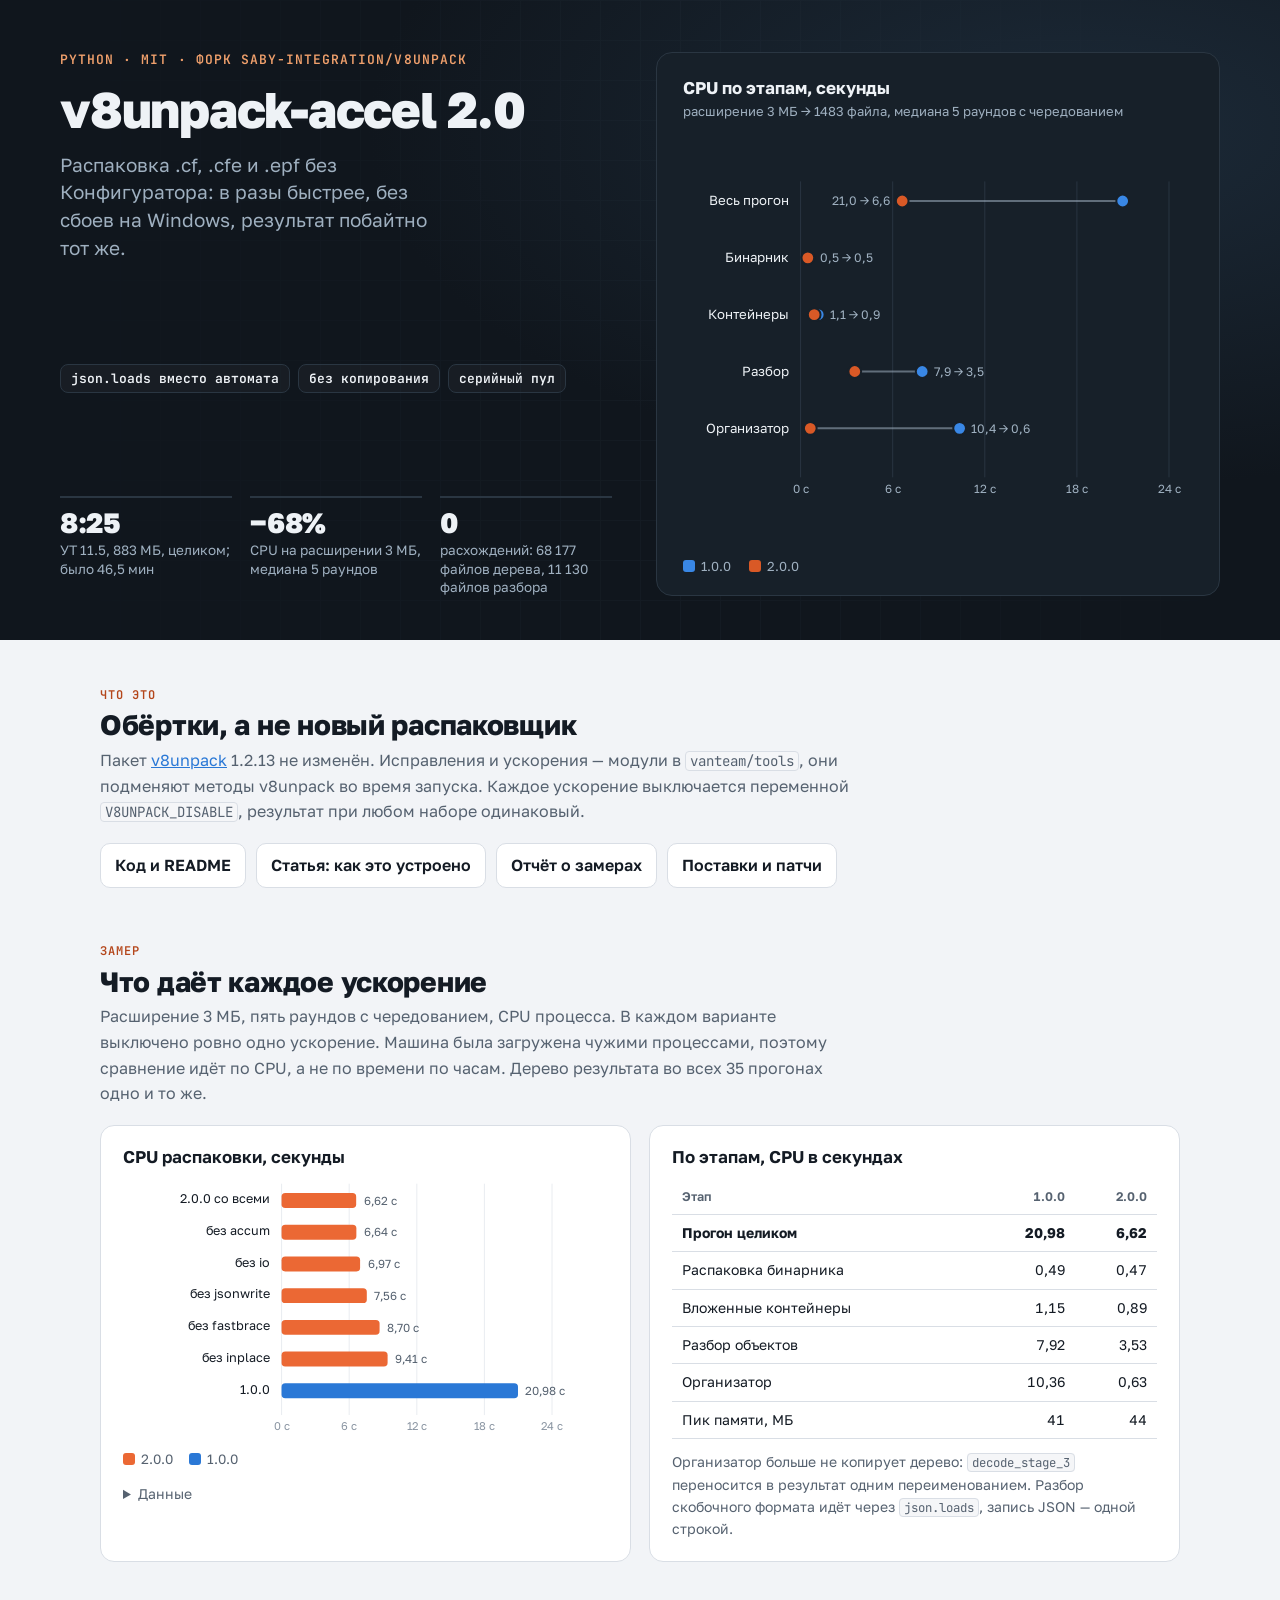
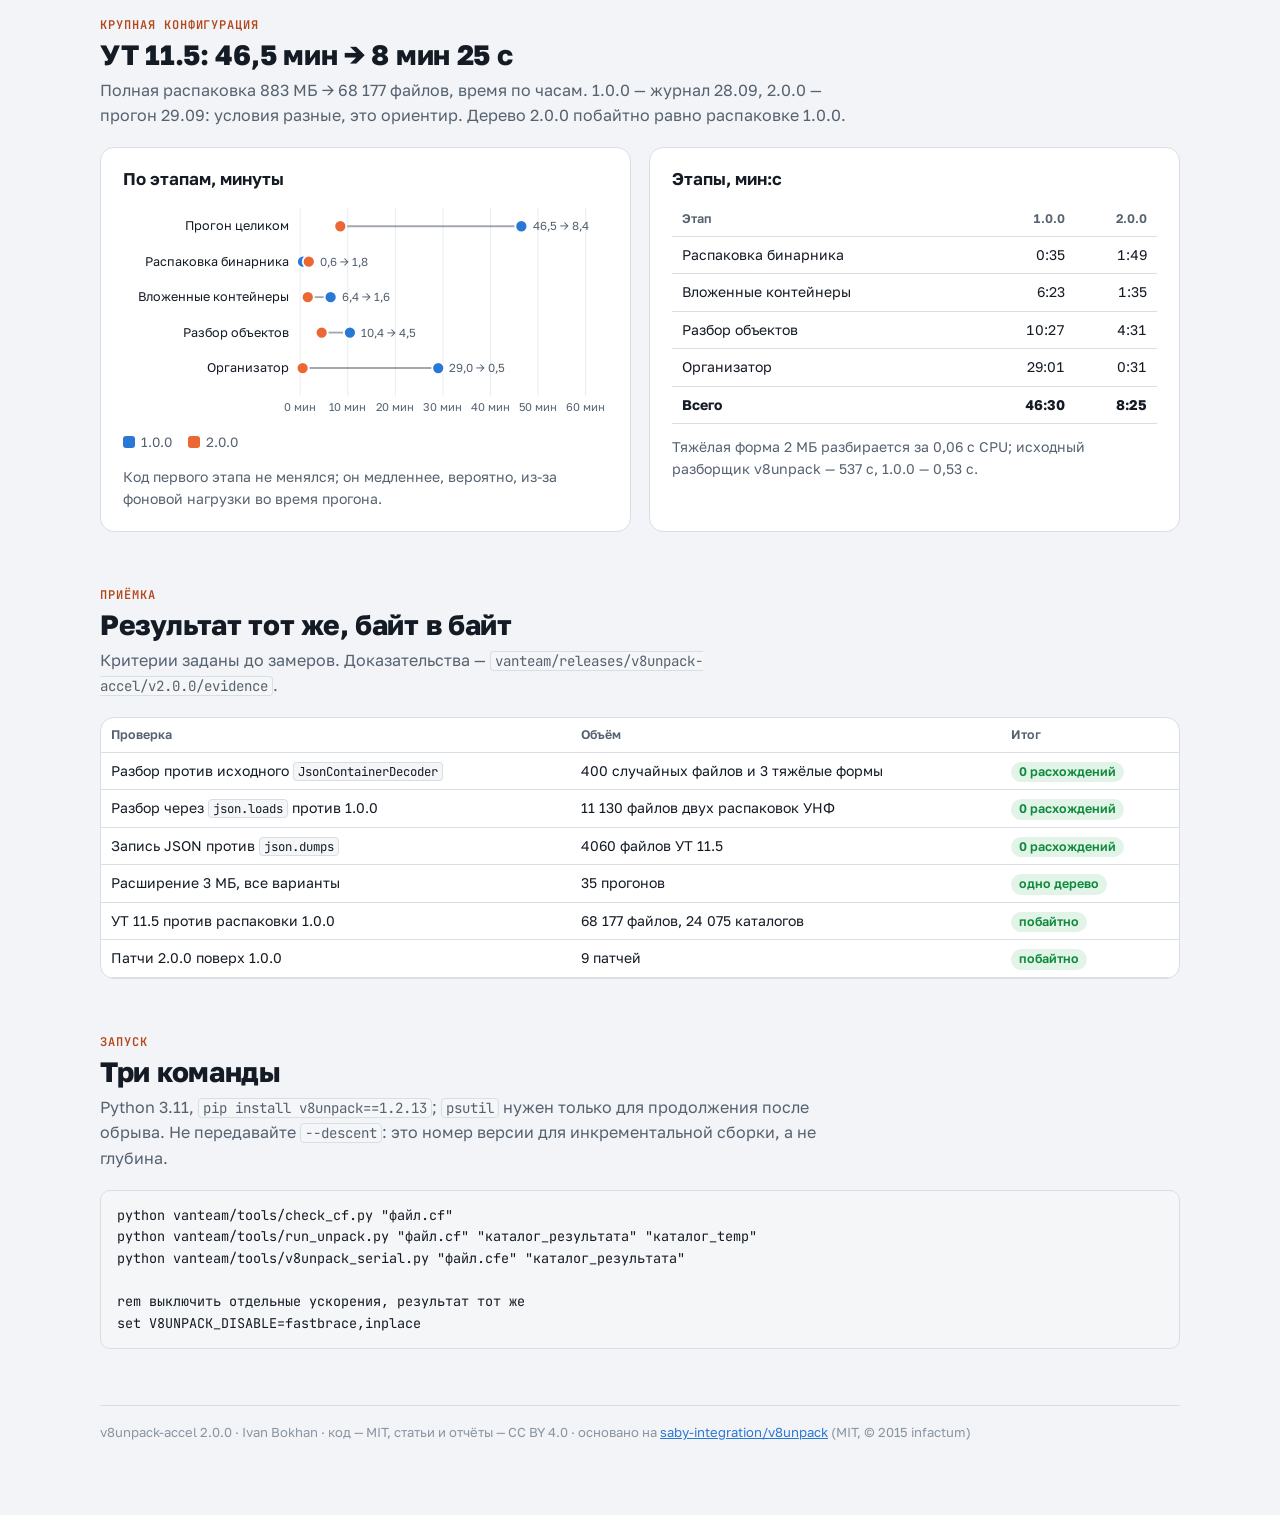
<file: docs/index.html>
<!doctype html>
<html lang="ru">
<head>
<meta charset="utf-8">
<meta name="viewport" content="width=device-width, initial-scale=1, viewport-fit=cover">
<title>v8unpack-accel</title>
<meta name="description" content="Обёртки над v8unpack: распаковка .cf, .cfe и .epf без Конфигуратора в разы быстрее и без сбоев на Windows, результат побайтно тот же.">
<meta property="og:title" content="v8unpack-accel">
<meta property="og:description" content="Обёртки над v8unpack: распаковка .cf, .cfe и .epf без Конфигуратора в разы быстрее и без сбоев на Windows, результат побайтно тот же.">
<meta property="og:image" content="https://ivanbokhan84.github.io/v8unpack/cover.png">
<meta property="og:url" content="https://ivanbokhan84.github.io/v8unpack/">
<meta name="twitter:card" content="summary_large_image">
<link rel="preconnect" href="https://fonts.googleapis.com"><link rel="stylesheet" href="https://fonts.googleapis.com/css2?family=Golos+Text:wght@400;500;600;700;800&family=JetBrains+Mono:wght@400;600;700&display=swap">
<style>
:root {
  --ground: #f2f4f7; --surface: #ffffff; --raised: #f7f8fa; --ink: #141b24; --muted: #566270; --faint: #8a95a2;
  --line: #d9dee5; --grid: #e8ebef; --accent: #b4461b; --s1: #2a78d6; --s2: #eb6834;
  --good: #0f8a3c; --good-soft: #e2f4e8; --bad: #c53030; --bad-soft: #fbe7e7; --code: #f5f6f8;
  --sans: "Golos Text", "Segoe UI", system-ui, sans-serif; --mono: "JetBrains Mono", "Cascadia Mono", Consolas, monospace;
}
@media (prefers-color-scheme: dark) {
  :root:not([data-theme="light"]) {
    color-scheme: dark;
    --ground: #0e1318; --surface: #161c23; --raised: #1b222a; --ink: #e4e9ef; --muted: #9ba7b4; --faint: #6e7a88;
    --line: #28313c; --grid: #222a33; --accent: #e3905f; --s1: #3987e5; --s2: #d95926;
    --good: #4cc47a; --good-soft: #15301f; --bad: #f07a72; --bad-soft: #3a1c1c; --code: #121820;
  }
}
:root[data-theme="dark"] {
  color-scheme: dark;
  --ground: #0e1318; --surface: #161c23; --raised: #1b222a; --ink: #e4e9ef; --muted: #9ba7b4; --faint: #6e7a88;
  --line: #28313c; --grid: #222a33; --accent: #e3905f; --s1: #3987e5; --s2: #d95926;
  --good: #4cc47a; --good-soft: #15301f; --bad: #f07a72; --bad-soft: #3a1c1c; --code: #121820;
}
* { box-sizing: border-box; }
html, body { margin: 0; }
body { background: var(--ground); color: var(--ink); font: 16px/1.6 var(--sans); }
code, pre { font-family: var(--mono); font-variant-ligatures: none; }
a { color: var(--s1); }
/* Обложка: один тёмный вид в обеих темах и в PNG */
.hero { --h-ground: #10161d; --h-panel: #172029; --h-ink: #eef2f6; --h-muted: #9fb0c0; --h-line: #2a3642;
  --h-s1: #3987e5; --h-s2: #d95926; --h-accent: #f0a06c;
  background: radial-gradient(1200px 600px at 85% 20%, #1c2a38 0%, var(--h-ground) 60%); color: var(--h-ink);
  width: 100%; max-width: 1280px; margin: 0 auto; aspect-ratio: 2 / 1; padding: 52px 60px 44px;
  display: grid; grid-template-columns: 1fr 1.02fr; gap: 44px; align-items: stretch; overflow: hidden; position: relative; }
.hero::after { content: ""; position: absolute; inset: 0; pointer-events: none;
  background-image: linear-gradient(var(--h-line) 1px, transparent 1px), linear-gradient(90deg, var(--h-line) 1px, transparent 1px);
  background-size: 40px 40px; opacity: .18; mask-image: linear-gradient(90deg, transparent 0%, #000 55%, transparent 100%); }
.hero > * { position: relative; z-index: 1; }
.hero .left { display: grid; align-content: space-between; gap: 20px; min-width: 0; }
.kicker { font: 600 13px/1.3 var(--mono); letter-spacing: .08em; text-transform: uppercase; color: var(--h-accent); }
.hero h1 { margin: 14px 0 0; font: 800 50px/1.04 var(--sans); letter-spacing: -.025em; }
.hero .tag { margin: 16px 0 0; color: var(--h-muted); font-size: 19px; line-height: 1.45; max-width: 32ch; }
.hero .stats { display: grid; grid-template-columns: repeat(3, 1fr); gap: 18px; }
.hero .stat { border-top: 2px solid var(--h-line); padding-top: 10px; display: grid; gap: 4px; align-content: start; }
.hero .stat b { font: 800 28px/1.05 var(--sans); font-variant-numeric: tabular-nums; letter-spacing: -.01em; }
.hero .stat span { color: var(--h-muted); font-size: 13.5px; line-height: 1.35; }
.hero .right { background: var(--h-panel); border: 1px solid var(--h-line); border-radius: 16px; padding: 24px 26px 18px;
  display: grid; grid-template-rows: auto 1fr auto; gap: 10px; min-width: 0; }
.hero .right h2 { margin: 0; font: 700 17px/1.3 var(--sans); }
.hero .right .sub { color: var(--h-muted); font-size: 13px; margin-top: 2px; }
.hero .right svg { width: 100%; height: 100%; }
.hero .legend { display: flex; gap: 18px; flex-wrap: wrap; font-size: 13px; color: var(--h-muted); }
.hero .legend i, .legend2 i { display: inline-block; width: 12px; height: 12px; border-radius: 3px; margin-right: 6px; vertical-align: -1px; }
.chips { display: flex; flex-wrap: wrap; gap: 8px; }
.chip { font: 600 13px/1 var(--mono); padding: 7px 10px; border-radius: 8px; border: 1px solid var(--h-line); background: rgba(255,255,255,.03); }
.page { max-width: 1120px; margin: 0 auto; padding-inline: 20px; padding-block: 48px 72px; display: grid; gap: 56px; }
section { display: grid; gap: 18px; }
.head { display: grid; gap: 6px; max-width: 76ch; }
.eyebrow { font: 600 12px/1.2 var(--mono); letter-spacing: .08em; text-transform: uppercase; color: var(--accent); }
h2.t { margin: 0; font: 750 28px/1.2 var(--sans); letter-spacing: -.01em; }
.head p { margin: 0; color: var(--muted); }
.grid2 { display: grid; grid-template-columns: repeat(auto-fit, minmax(min(100%, 480px), 1fr)); gap: 18px; }
.card { background: var(--surface); border: 1px solid var(--line); border-radius: 14px; padding: 20px 22px; display: grid; gap: 12px; align-content: start; min-width: 0; }
.card h3 { margin: 0; font: 650 17px/1.3 var(--sans); }
.card .note { color: var(--muted); font-size: 14px; margin: 0; }
.chart { overflow-x: auto; }
.chart svg { display: block; width: 100%; height: auto; min-width: 440px; }
.chart text { font-family: var(--sans); }
.legend2 { display: flex; gap: 16px; flex-wrap: wrap; font-size: 13.5px; color: var(--muted); }
details { font-size: 14px; color: var(--muted); }
details summary { cursor: pointer; }
table { border-collapse: collapse; width: 100%; font-size: 14px; }
th, td { text-align: left; padding: 7px 10px; border-bottom: 1px solid var(--line); vertical-align: top; }
th { color: var(--muted); font-weight: 600; font-size: 12.5px; }
td.n, th.n { text-align: right; font-variant-numeric: tabular-nums; }
.tbl { overflow-x: auto; background: var(--surface); border: 1px solid var(--line); border-radius: 14px; }
pre.block { margin: 0; background: var(--code); border: 1px solid var(--line); border-radius: 10px; padding: 14px 16px; overflow-x: auto; font-size: 13.5px; line-height: 1.6; }
p code, td code, li code { font-size: .88em; background: var(--code); border: 1px solid var(--line); border-radius: 4px; padding: 0 4px; }
.pill { display: inline-flex; gap: 5px; align-items: center; font: 600 12.5px/1 var(--sans); padding: 4px 8px; border-radius: 999px; white-space: nowrap; }
.pill.good { color: var(--good); background: var(--good-soft); }
.links { display: flex; flex-wrap: wrap; gap: 10px; }
.links a { text-decoration: none; font-weight: 600; padding: 9px 14px; border-radius: 10px; border: 1px solid var(--line); background: var(--surface); color: var(--ink); }
.links a:hover, .links a:focus-visible { border-color: var(--s1); outline: none; }
footer { color: var(--faint); font-size: 13px; border-top: 1px solid var(--line); padding-top: 16px; }
@media (max-width: 900px) {
  .hero { aspect-ratio: auto; grid-template-columns: 1fr; padding: 32px 22px; gap: 26px; }
  .hero h1 { font-size: 36px; }
  .hero .stats { grid-template-columns: 1fr; }
  .hero .right { min-height: 320px; }
}
</style>
</head>
<body>
<header class="hero" id="cover">
  <div class="left">
    <div>
      <div class="kicker">Python · MIT · форк saby-integration/v8unpack</div>
      <h1>v8unpack-accel 2.0</h1>
      <p class="tag">Распаковка .cf, .cfe и .epf без Конфигуратора: в разы быстрее, без сбоев на Windows, результат побайтно тот же.</p>
    </div>
    <div class="chips"><span class="chip">json.loads вместо автомата</span><span class="chip">без копирования</span><span class="chip">серийный пул</span></div>
    <div class="stats">
      <div class="stat"><b>8:25</b><span>УТ 11.5, 883 МБ, целиком; было 46,5 мин</span></div>
      <div class="stat"><b>−68%</b><span>CPU на расширении 3 МБ, медиана 5 раундов</span></div>
      <div class="stat"><b>0</b><span>расхождений: 68 177 файлов дерева, 11 130 файлов разбора</span></div>
    </div>
  </div>
  <div class="right">
    <div><h2>CPU по этапам, секунды</h2><div class="sub">расширение 3 МБ → 1483 файла, медиана 5 раундов с чередованием</div></div>
    <svg viewBox="0 0 520 334" role="img" aria-label="CPU по этапам распаковки: 1.0.0 против 2.0.0" xmlns="http://www.w3.org/2000/svg"><line x1="120.0" y1="6" x2="120.0" y2="308" stroke="var(--h-line)" stroke-width="1"/><text x="120.0" y="324" text-anchor="middle" font-size="12" fill="var(--h-muted)">0 с</text><line x1="214.0" y1="6" x2="214.0" y2="308" stroke="var(--h-line)" stroke-width="1"/><text x="214.0" y="324" text-anchor="middle" font-size="12" fill="var(--h-muted)">6 с</text><line x1="308.0" y1="6" x2="308.0" y2="308" stroke="var(--h-line)" stroke-width="1"/><text x="308.0" y="324" text-anchor="middle" font-size="12" fill="var(--h-muted)">12 с</text><line x1="402.0" y1="6" x2="402.0" y2="308" stroke="var(--h-line)" stroke-width="1"/><text x="402.0" y="324" text-anchor="middle" font-size="12" fill="var(--h-muted)">18 с</text><line x1="496.0" y1="6" x2="496.0" y2="308" stroke="var(--h-line)" stroke-width="1"/><text x="496.0" y="324" text-anchor="middle" font-size="12" fill="var(--h-muted)">24 с</text><text x="108" y="30.5" text-anchor="end" font-size="13.5" fill="var(--h-ink)">Весь прогон</text><line x1="448.7" y1="26" x2="223.7" y2="26" stroke="var(--h-muted)" stroke-width="2" stroke-opacity=".55"/><circle cx="448.7" cy="26" r="6.5" fill="var(--h-s1)" stroke="var(--h-panel)" stroke-width="2"><title>Весь прогон — было: 20,98 с</title></circle><circle cx="223.7" cy="26" r="6.5" fill="var(--h-s2)" stroke="var(--h-panel)" stroke-width="2"><title>Весь прогон — стало: 6,62 с</title></circle><text x="211.7" y="30.5" text-anchor="end" font-size="12.5" fill="var(--h-muted)">21,0 → 6,6</text><text x="108" y="88.5" text-anchor="end" font-size="13.5" fill="var(--h-ink)">Бинарник</text><line x1="127.7" y1="84" x2="127.4" y2="84" stroke="var(--h-muted)" stroke-width="2" stroke-opacity=".55"/><circle cx="127.7" cy="84" r="6.5" fill="var(--h-s1)" stroke="var(--h-panel)" stroke-width="2"><title>Бинарник — было: 0,49 с</title></circle><circle cx="127.4" cy="84" r="6.5" fill="var(--h-s2)" stroke="var(--h-panel)" stroke-width="2"><title>Бинарник — стало: 0,47 с</title></circle><text x="139.7" y="88.5" text-anchor="start" font-size="12.5" fill="var(--h-muted)">0,5 → 0,5</text><text x="108" y="146.5" text-anchor="end" font-size="13.5" fill="var(--h-ink)">Контейнеры</text><line x1="138.0" y1="142" x2="133.9" y2="142" stroke="var(--h-muted)" stroke-width="2" stroke-opacity=".55"/><circle cx="138.0" cy="142" r="6.5" fill="var(--h-s1)" stroke="var(--h-panel)" stroke-width="2"><title>Контейнеры — было: 1,15 с</title></circle><circle cx="133.9" cy="142" r="6.5" fill="var(--h-s2)" stroke="var(--h-panel)" stroke-width="2"><title>Контейнеры — стало: 0,89 с</title></circle><text x="150.0" y="146.5" text-anchor="start" font-size="12.5" fill="var(--h-muted)">1,1 → 0,9</text><text x="108" y="204.5" text-anchor="end" font-size="13.5" fill="var(--h-ink)">Разбор</text><line x1="244.1" y1="200" x2="175.3" y2="200" stroke="var(--h-muted)" stroke-width="2" stroke-opacity=".55"/><circle cx="244.1" cy="200" r="6.5" fill="var(--h-s1)" stroke="var(--h-panel)" stroke-width="2"><title>Разбор — было: 7,92 с</title></circle><circle cx="175.3" cy="200" r="6.5" fill="var(--h-s2)" stroke="var(--h-panel)" stroke-width="2"><title>Разбор — стало: 3,53 с</title></circle><text x="256.1" y="204.5" text-anchor="start" font-size="12.5" fill="var(--h-muted)">7,9 → 3,5</text><text x="108" y="262.5" text-anchor="end" font-size="13.5" fill="var(--h-ink)">Организатор</text><line x1="282.3" y1="258" x2="129.9" y2="258" stroke="var(--h-muted)" stroke-width="2" stroke-opacity=".55"/><circle cx="282.3" cy="258" r="6.5" fill="var(--h-s1)" stroke="var(--h-panel)" stroke-width="2"><title>Организатор — было: 10,36 с</title></circle><circle cx="129.9" cy="258" r="6.5" fill="var(--h-s2)" stroke="var(--h-panel)" stroke-width="2"><title>Организатор — стало: 0,63 с</title></circle><text x="294.3" y="262.5" text-anchor="start" font-size="12.5" fill="var(--h-muted)">10,4 → 0,6</text></svg>
    <div class="legend"><span><i style="background:var(--h-s1)"></i>1.0.0</span><span><i style="background:var(--h-s2)"></i>2.0.0</span></div>
  </div>
</header>
<main class="page">

<section>
  <div class="head"><div class="eyebrow">Что это</div><h2 class="t">Обёртки, а не новый распаковщик</h2>
  <p>Пакет <a href="https://github.com/saby-integration/v8unpack">v8unpack</a> 1.2.13 не изменён. Исправления и ускорения — модули в <code>vanteam/tools</code>, они подменяют методы v8unpack во время запуска. Каждое ускорение выключается переменной <code>V8UNPACK_DISABLE</code>, результат при любом наборе одинаковый.</p></div>
  <div class="links">
    <a href="https://github.com/ivanbokhan84/v8unpack/tree/vanteam-accel-2.0/vanteam">Код и README</a>
    <a href="vanteam/Оптимизация_распаковки_v8unpack.html">Статья: как это устроено</a>
    <a href="vanteam/Отчёт_замеров_v8unpack.html">Отчёт о замерах</a>
    <a href="https://github.com/ivanbokhan84/v8unpack/tree/vanteam-accel-2.0/vanteam/releases/v8unpack-accel">Поставки и патчи</a>
  </div>
</section>

<section>
  <div class="head"><div class="eyebrow">Замер</div><h2 class="t">Что даёт каждое ускорение</h2>
  <p>Расширение 3 МБ, пять раундов с чередованием, CPU процесса. В каждом варианте выключено ровно одно ускорение. Машина была загружена чужими процессами, поэтому сравнение идёт по CPU, а не по времени по часам. Дерево результата во всех 35 прогонах одно и то же.</p></div>
  <div class="grid2">
    <div class="card"><h3>CPU распаковки, секунды</h3><div class="chart"><svg viewBox="0 0 520 276" role="img" aria-label="CPU распаковки .cfe: 2.0.0 без одного ускорения" xmlns="http://www.w3.org/2000/svg"><line x1="170.0" y1="4" x2="170.0" y2="252" stroke="var(--grid)" stroke-width="1"/><text x="170.0" y="268" text-anchor="middle" font-size="12" fill="var(--faint)">0 с</text><line x1="242.5" y1="4" x2="242.5" y2="252" stroke="var(--grid)" stroke-width="1"/><text x="242.5" y="268" text-anchor="middle" font-size="12" fill="var(--faint)">6 с</text><line x1="315.0" y1="4" x2="315.0" y2="252" stroke="var(--grid)" stroke-width="1"/><text x="315.0" y="268" text-anchor="middle" font-size="12" fill="var(--faint)">12 с</text><line x1="387.5" y1="4" x2="387.5" y2="252" stroke="var(--grid)" stroke-width="1"/><text x="387.5" y="268" text-anchor="middle" font-size="12" fill="var(--faint)">18 с</text><line x1="460.0" y1="4" x2="460.0" y2="252" stroke="var(--grid)" stroke-width="1"/><text x="460.0" y="268" text-anchor="middle" font-size="12" fill="var(--faint)">24 с</text><text x="158" y="25" text-anchor="end" font-size="13.5" fill="var(--ink)">2.0.0 со всеми</text><rect x="170" y="14" width="80.0" height="16" rx="4" fill="var(--s2)"><title>2.0.0 со всеми: 6,62 с</title></rect><text x="258.0" y="26.5" font-size="12.5" fill="var(--muted)">6,62 с</text><text x="158" y="59" text-anchor="end" font-size="13.5" fill="var(--ink)">без accum</text><rect x="170" y="48" width="80.2" height="16" rx="4" fill="var(--s2)"><title>без accum: 6,64 с</title></rect><text x="258.2" y="60.5" font-size="12.5" fill="var(--muted)">6,64 с</text><text x="158" y="93" text-anchor="end" font-size="13.5" fill="var(--ink)">без io</text><rect x="170" y="82" width="84.2" height="16" rx="4" fill="var(--s2)"><title>без io: 6,97 с</title></rect><text x="262.2" y="94.5" font-size="12.5" fill="var(--muted)">6,97 с</text><text x="158" y="127" text-anchor="end" font-size="13.5" fill="var(--ink)">без jsonwrite</text><rect x="170" y="116" width="91.4" height="16" rx="4" fill="var(--s2)"><title>без jsonwrite: 7,56 с</title></rect><text x="269.4" y="128.5" font-size="12.5" fill="var(--muted)">7,56 с</text><text x="158" y="161" text-anchor="end" font-size="13.5" fill="var(--ink)">без fastbrace</text><rect x="170" y="150" width="105.1" height="16" rx="4" fill="var(--s2)"><title>без fastbrace: 8,70 с</title></rect><text x="283.1" y="162.5" font-size="12.5" fill="var(--muted)">8,70 с</text><text x="158" y="195" text-anchor="end" font-size="13.5" fill="var(--ink)">без inplace</text><rect x="170" y="184" width="113.7" height="16" rx="4" fill="var(--s2)"><title>без inplace: 9,41 с</title></rect><text x="291.7" y="196.5" font-size="12.5" fill="var(--muted)">9,41 с</text><text x="158" y="229" text-anchor="end" font-size="13.5" fill="var(--ink)">1.0.0</text><rect x="170" y="218" width="253.5" height="16" rx="4" fill="var(--s1)"><title>1.0.0: 20,98 с</title></rect><text x="431.5" y="230.5" font-size="12.5" fill="var(--muted)">20,98 с</text></svg></div>
      <div class="legend2"><span><i style="background:var(--s2)"></i>2.0.0</span><span><i style="background:var(--s1)"></i>1.0.0</span></div>
      <details><summary>Данные</summary><table><thead><tr><th>Вариант</th><th class=n>CPU, с</th><th class=n>к 2.0.0</th></tr></thead><tbody><tr><td>2.0.0 со всеми</td><td class=n>6,62</td><td class=n>+0%</td></tr><tr><td>без accum</td><td class=n>6,64</td><td class=n>+0%</td></tr><tr><td>без io</td><td class=n>6,97</td><td class=n>+5%</td></tr><tr><td>без jsonwrite</td><td class=n>7,56</td><td class=n>+14%</td></tr><tr><td>без fastbrace</td><td class=n>8,70</td><td class=n>+31%</td></tr><tr><td>без inplace</td><td class=n>9,41</td><td class=n>+42%</td></tr><tr><td>1.0.0</td><td class=n>20,98</td><td class=n>+217%</td></tr></tbody></table></details></div>
    <div class="card"><h3>По этапам, CPU в секундах</h3>
      <table><thead><tr><th>Этап</th><th class=n>1.0.0</th><th class=n>2.0.0</th></tr></thead><tbody>
      <tr><td><b>Прогон целиком</b></td><td class=n><b>20,98</b></td><td class=n><b>6,62</b></td></tr><tr><td>Распаковка бинарника</td><td class=n>0,49</td><td class=n>0,47</td></tr><tr><td>Вложенные контейнеры</td><td class=n>1,15</td><td class=n>0,89</td></tr><tr><td>Разбор объектов</td><td class=n>7,92</td><td class=n>3,53</td></tr><tr><td>Организатор</td><td class=n>10,36</td><td class=n>0,63</td></tr>
      <tr><td>Пик памяти, МБ</td><td class=n>41</td><td class=n>44</td></tr></tbody></table>
      <p class="note">Организатор больше не копирует дерево: <code>decode_stage_3</code> переносится в результат одним переименованием. Разбор скобочного формата идёт через <code>json.loads</code>, запись JSON — одной строкой.</p></div>
  </div>
</section>

<section>
  <div class="head"><div class="eyebrow">Крупная конфигурация</div><h2 class="t">УТ 11.5: 46,5 мин → 8 мин 25 с</h2>
  <p>Полная распаковка 883 МБ → 68 177 файлов, время по часам. 1.0.0 — журнал 28.09, 2.0.0 — прогон 29.09: условия разные, это ориентир. Дерево 2.0.0 побайтно равно распаковке 1.0.0.</p></div>
  <div class="grid2">
    <div class="card"><h3>По этапам, минуты</h3><div class="chart"><svg viewBox="0 0 520 234" role="img" aria-label="УТ 11.5 по этапам, минуты по часам: 1.0.0 против 2.0.0" xmlns="http://www.w3.org/2000/svg"><line x1="190.0" y1="6" x2="190.0" y2="208" stroke="var(--grid)" stroke-width="1"/><text x="190.0" y="224" text-anchor="middle" font-size="12" fill="var(--muted)">0 мин</text><line x1="241.0" y1="6" x2="241.0" y2="208" stroke="var(--grid)" stroke-width="1"/><text x="241.0" y="224" text-anchor="middle" font-size="12" fill="var(--muted)">10 мин</text><line x1="292.0" y1="6" x2="292.0" y2="208" stroke="var(--grid)" stroke-width="1"/><text x="292.0" y="224" text-anchor="middle" font-size="12" fill="var(--muted)">20 мин</text><line x1="343.0" y1="6" x2="343.0" y2="208" stroke="var(--grid)" stroke-width="1"/><text x="343.0" y="224" text-anchor="middle" font-size="12" fill="var(--muted)">30 мин</text><line x1="394.0" y1="6" x2="394.0" y2="208" stroke="var(--grid)" stroke-width="1"/><text x="394.0" y="224" text-anchor="middle" font-size="12" fill="var(--muted)">40 мин</text><line x1="445.0" y1="6" x2="445.0" y2="208" stroke="var(--grid)" stroke-width="1"/><text x="445.0" y="224" text-anchor="middle" font-size="12" fill="var(--muted)">50 мин</text><line x1="496.0" y1="6" x2="496.0" y2="208" stroke="var(--grid)" stroke-width="1"/><text x="496.0" y="224" text-anchor="middle" font-size="12" fill="var(--muted)">60 мин</text><text x="178" y="30.5" text-anchor="end" font-size="13.5" fill="var(--ink)">Прогон целиком</text><line x1="427.1" y1="26" x2="233.0" y2="26" stroke="var(--muted)" stroke-width="2" stroke-opacity=".55"/><circle cx="427.1" cy="26" r="6.5" fill="var(--s1)" stroke="var(--surface)" stroke-width="2"><title>Прогон целиком — было: 46,50 мин</title></circle><circle cx="233.0" cy="26" r="6.5" fill="var(--s2)" stroke="var(--surface)" stroke-width="2"><title>Прогон целиком — стало: 8,42 мин</title></circle><text x="439.1" y="30.5" text-anchor="start" font-size="12.5" fill="var(--muted)">46,5 → 8,4</text><text x="178" y="68.5" text-anchor="end" font-size="13.5" fill="var(--ink)">Распаковка бинарника</text><line x1="193.0" y1="64" x2="199.2" y2="64" stroke="var(--muted)" stroke-width="2" stroke-opacity=".55"/><circle cx="193.0" cy="64" r="6.5" fill="var(--s1)" stroke="var(--surface)" stroke-width="2"><title>Распаковка бинарника — было: 0,58 мин</title></circle><circle cx="199.2" cy="64" r="6.5" fill="var(--s2)" stroke="var(--surface)" stroke-width="2"><title>Распаковка бинарника — стало: 1,81 мин</title></circle><text x="211.2" y="68.5" text-anchor="start" font-size="12.5" fill="var(--muted)">0,6 → 1,8</text><text x="178" y="106.5" text-anchor="end" font-size="13.5" fill="var(--ink)">Вложенные контейнеры</text><line x1="222.6" y1="102" x2="198.1" y2="102" stroke="var(--muted)" stroke-width="2" stroke-opacity=".55"/><circle cx="222.6" cy="102" r="6.5" fill="var(--s1)" stroke="var(--surface)" stroke-width="2"><title>Вложенные контейнеры — было: 6,38 мин</title></circle><circle cx="198.1" cy="102" r="6.5" fill="var(--s2)" stroke="var(--surface)" stroke-width="2"><title>Вложенные контейнеры — стало: 1,59 мин</title></circle><text x="234.6" y="106.5" text-anchor="start" font-size="12.5" fill="var(--muted)">6,4 → 1,6</text><text x="178" y="144.5" text-anchor="end" font-size="13.5" fill="var(--ink)">Разбор объектов</text><line x1="243.3" y1="140" x2="213.0" y2="140" stroke="var(--muted)" stroke-width="2" stroke-opacity=".55"/><circle cx="243.3" cy="140" r="6.5" fill="var(--s1)" stroke="var(--surface)" stroke-width="2"><title>Разбор объектов — было: 10,45 мин</title></circle><circle cx="213.0" cy="140" r="6.5" fill="var(--s2)" stroke="var(--surface)" stroke-width="2"><title>Разбор объектов — стало: 4,51 мин</title></circle><text x="255.3" y="144.5" text-anchor="start" font-size="12.5" fill="var(--muted)">10,4 → 4,5</text><text x="178" y="182.5" text-anchor="end" font-size="13.5" fill="var(--ink)">Организатор</text><line x1="338.0" y1="178" x2="192.6" y2="178" stroke="var(--muted)" stroke-width="2" stroke-opacity=".55"/><circle cx="338.0" cy="178" r="6.5" fill="var(--s1)" stroke="var(--surface)" stroke-width="2"><title>Организатор — было: 29,02 мин</title></circle><circle cx="192.6" cy="178" r="6.5" fill="var(--s2)" stroke="var(--surface)" stroke-width="2"><title>Организатор — стало: 0,52 мин</title></circle><text x="350.0" y="182.5" text-anchor="start" font-size="12.5" fill="var(--muted)">29,0 → 0,5</text></svg></div>
      <div class="legend2"><span><i style="background:var(--s1)"></i>1.0.0</span><span><i style="background:var(--s2)"></i>2.0.0</span></div>
      <p class="note">Код первого этапа не менялся; он медленнее, вероятно, из-за фоновой нагрузки во время прогона.</p></div>
    <div class="card"><h3>Этапы, мин:с</h3>
      <table><thead><tr><th>Этап</th><th class=n>1.0.0</th><th class=n>2.0.0</th></tr></thead><tbody><tr><td>Распаковка бинарника</td><td class=n>0:35</td><td class=n>1:49</td></tr><tr><td>Вложенные контейнеры</td><td class=n>6:23</td><td class=n>1:35</td></tr><tr><td>Разбор объектов</td><td class=n>10:27</td><td class=n>4:31</td></tr><tr><td>Организатор</td><td class=n>29:01</td><td class=n>0:31</td></tr>
      <tr><td><b>Всего</b></td><td class=n><b>46:30</b></td><td class=n><b>8:25</b></td></tr></tbody></table>
      <p class="note">Тяжёлая форма 2 МБ разбирается за 0,06 с CPU; исходный разборщик v8unpack — 537 с, 1.0.0 — 0,53 с.</p></div>
  </div>
</section>

<section>
  <div class="head"><div class="eyebrow">Приёмка</div><h2 class="t">Результат тот же, байт в байт</h2>
  <p>Критерии заданы до замеров. Доказательства — <code>vanteam/releases/v8unpack-accel/v2.0.0/evidence</code>.</p></div>
  <div class="tbl"><table><thead><tr><th>Проверка</th><th>Объём</th><th>Итог</th></tr></thead><tbody>
    <tr><td>Разбор против исходного <code>JsonContainerDecoder</code></td><td>400 случайных файлов и 3 тяжёлые формы</td><td><span class="pill good">0 расхождений</span></td></tr>
    <tr><td>Разбор через <code>json.loads</code> против 1.0.0</td><td>11 130 файлов двух распаковок УНФ</td><td><span class="pill good">0 расхождений</span></td></tr>
    <tr><td>Запись JSON против <code>json.dumps</code></td><td>4060 файлов УТ 11.5</td><td><span class="pill good">0 расхождений</span></td></tr>
    <tr><td>Расширение 3 МБ, все варианты</td><td>35 прогонов</td><td><span class="pill good">одно дерево</span></td></tr>
    <tr><td>УТ 11.5 против распаковки 1.0.0</td><td>68 177 файлов, 24 075 каталогов</td><td><span class="pill good">побайтно</span></td></tr>
    <tr><td>Патчи 2.0.0 поверх 1.0.0</td><td>9 патчей</td><td><span class="pill good">побайтно</span></td></tr>
  </tbody></table></div>
</section>

<section>
  <div class="head"><div class="eyebrow">Запуск</div><h2 class="t">Три команды</h2>
  <p>Python 3.11, <code>pip install v8unpack==1.2.13</code>; <code>psutil</code> нужен только для продолжения после обрыва. Не передавайте <code>--descent</code>: это номер версии для инкрементальной сборки, а не глубина.</p></div>
  <pre class="block">python vanteam/tools/check_cf.py "файл.cf"
python vanteam/tools/run_unpack.py "файл.cf" "каталог_результата" "каталог_temp"
python vanteam/tools/v8unpack_serial.py "файл.cfe" "каталог_результата"

rem выключить отдельные ускорения, результат тот же
set V8UNPACK_DISABLE=fastbrace,inplace</pre>
</section>

<footer>v8unpack-accel 2.0.0 · Ivan Bokhan · код — MIT, статьи и отчёты — CC BY 4.0 · основано на <a href="https://github.com/saby-integration/v8unpack">saby-integration/v8unpack</a> (MIT, © 2015 infactum)</footer>
</main>
</body>
</html>
</file>
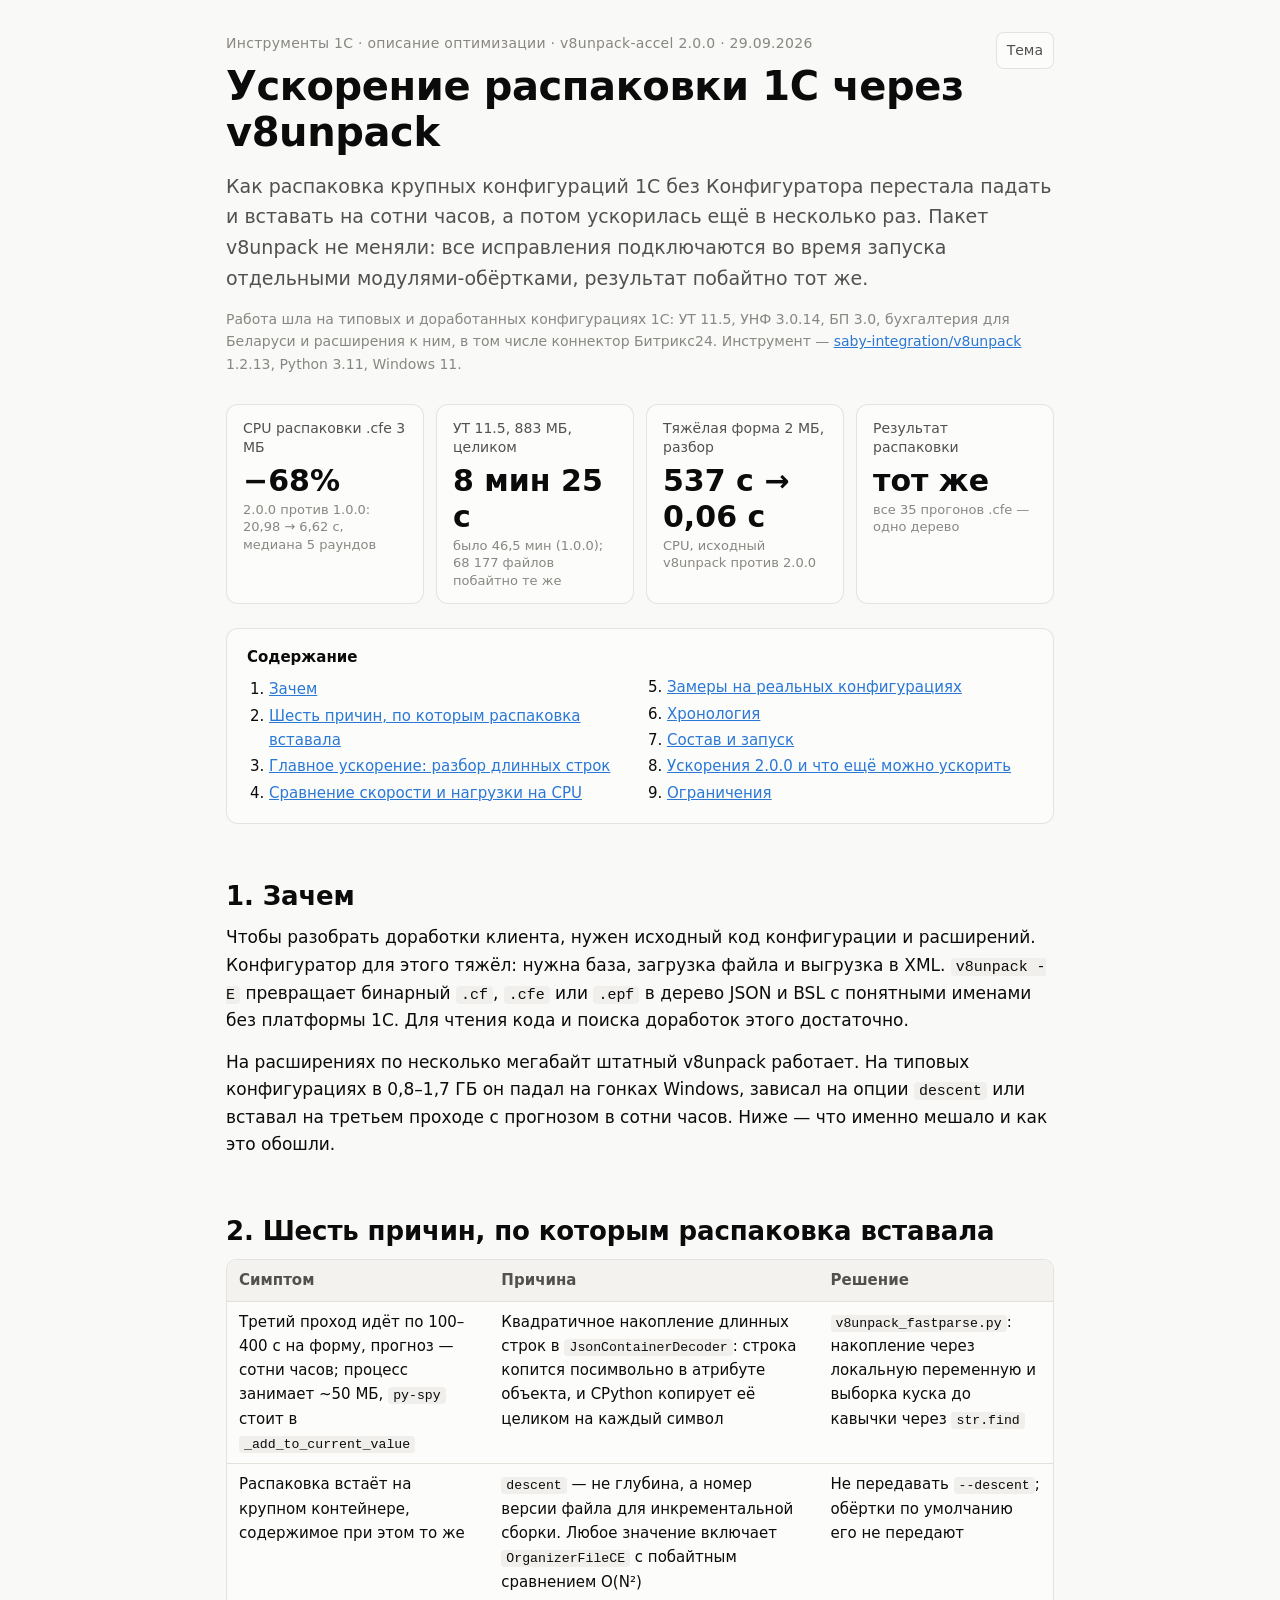
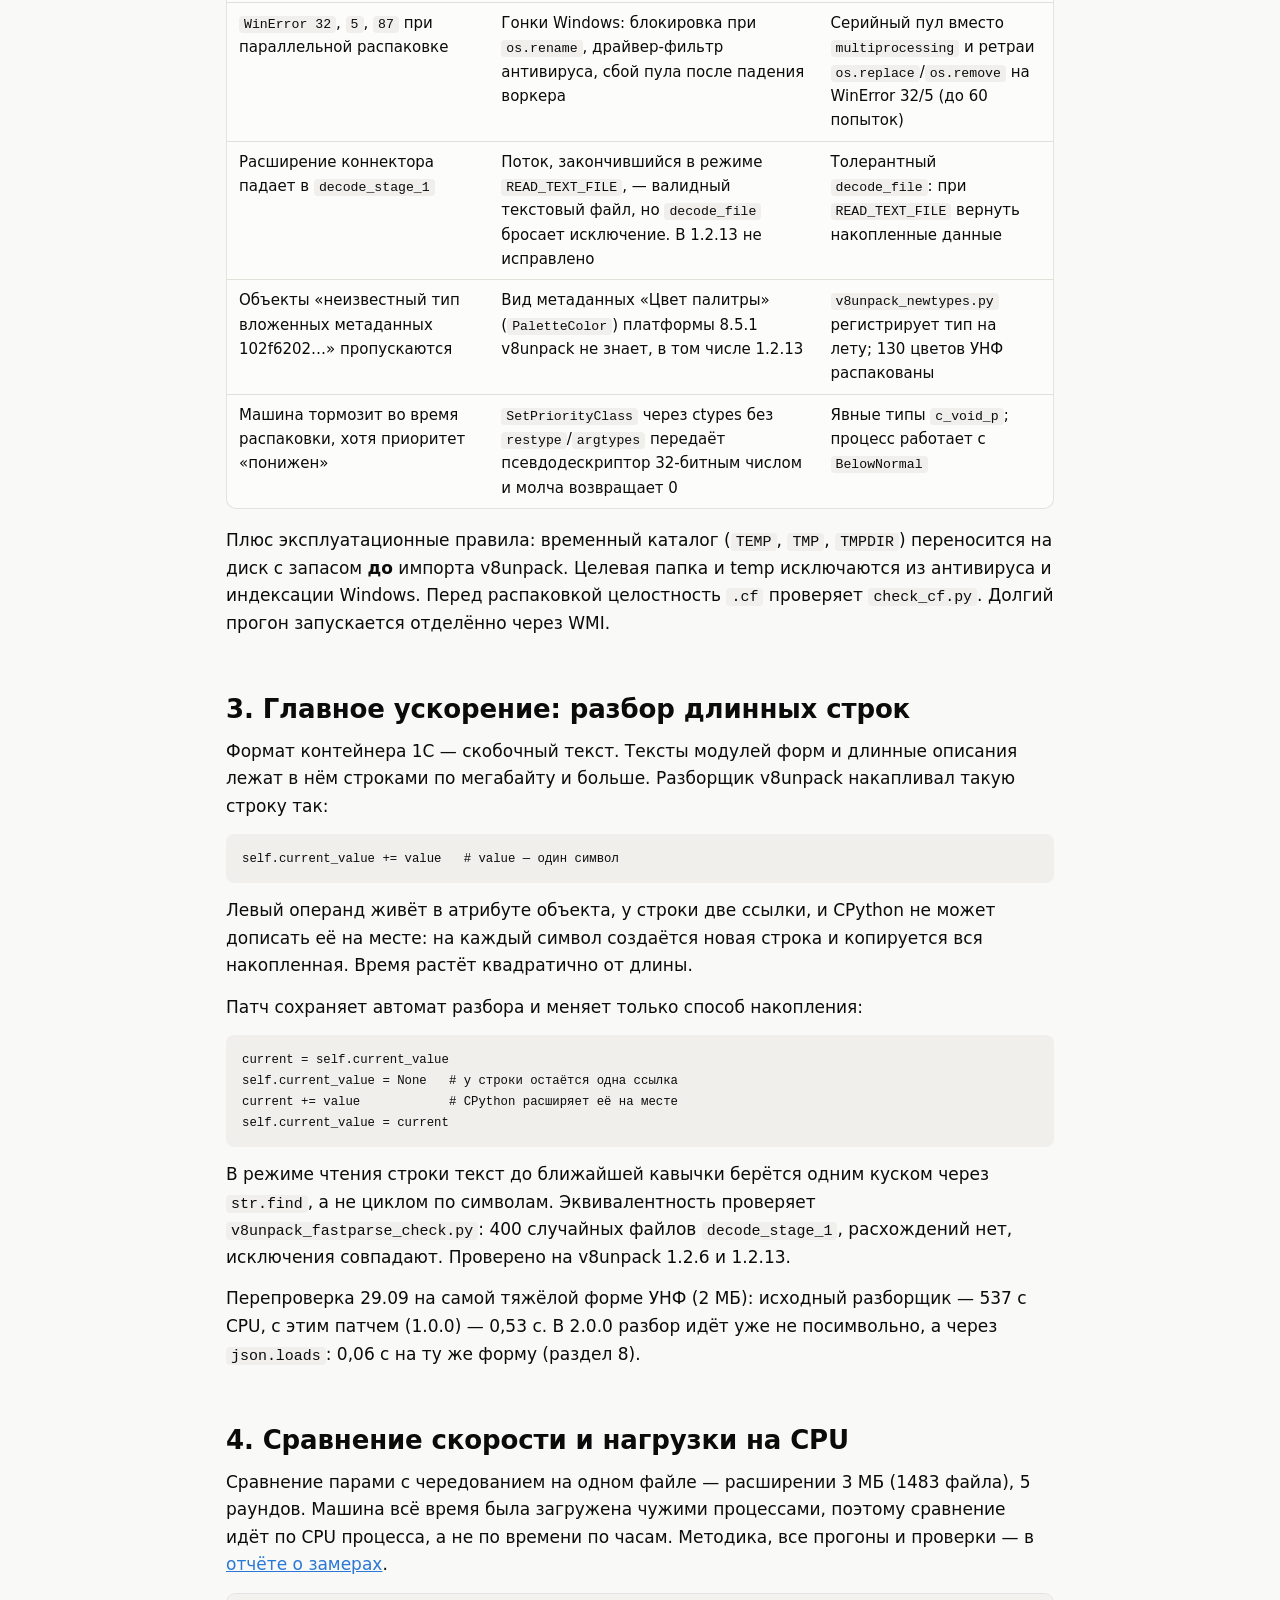
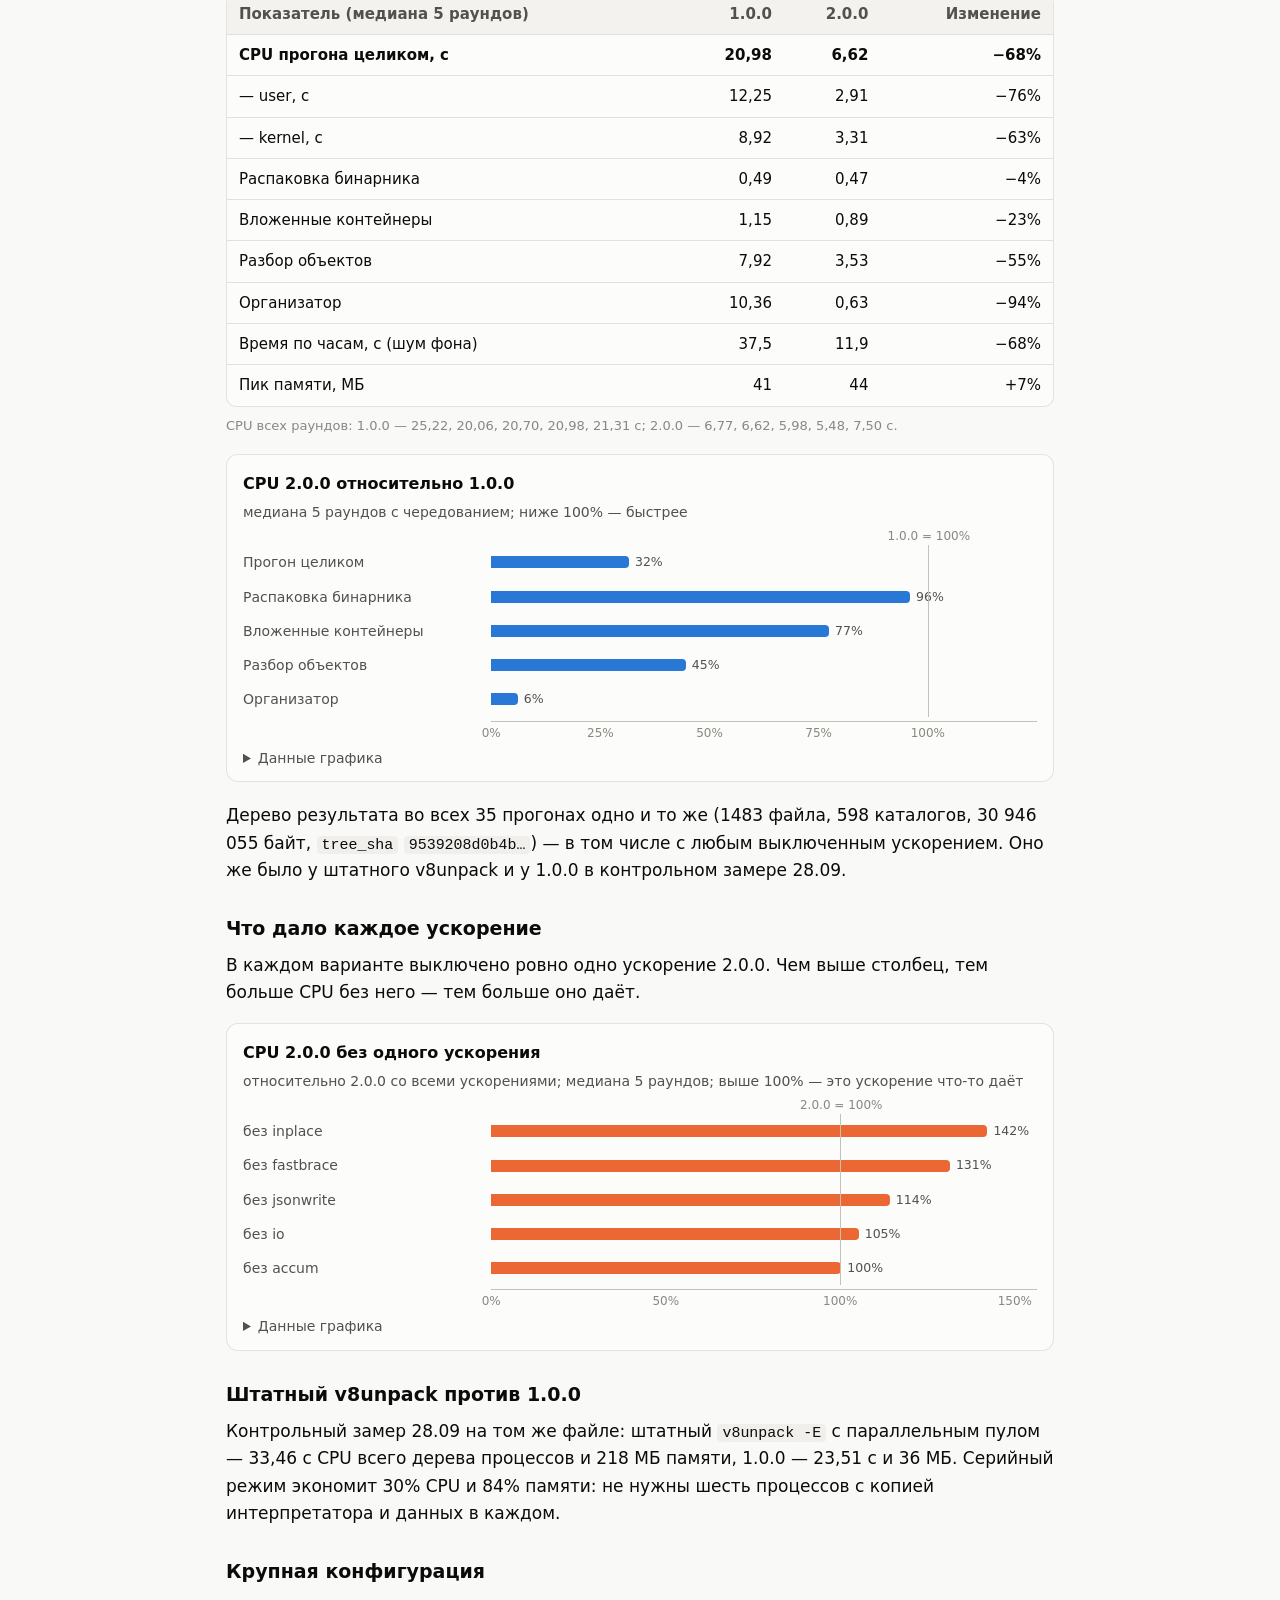
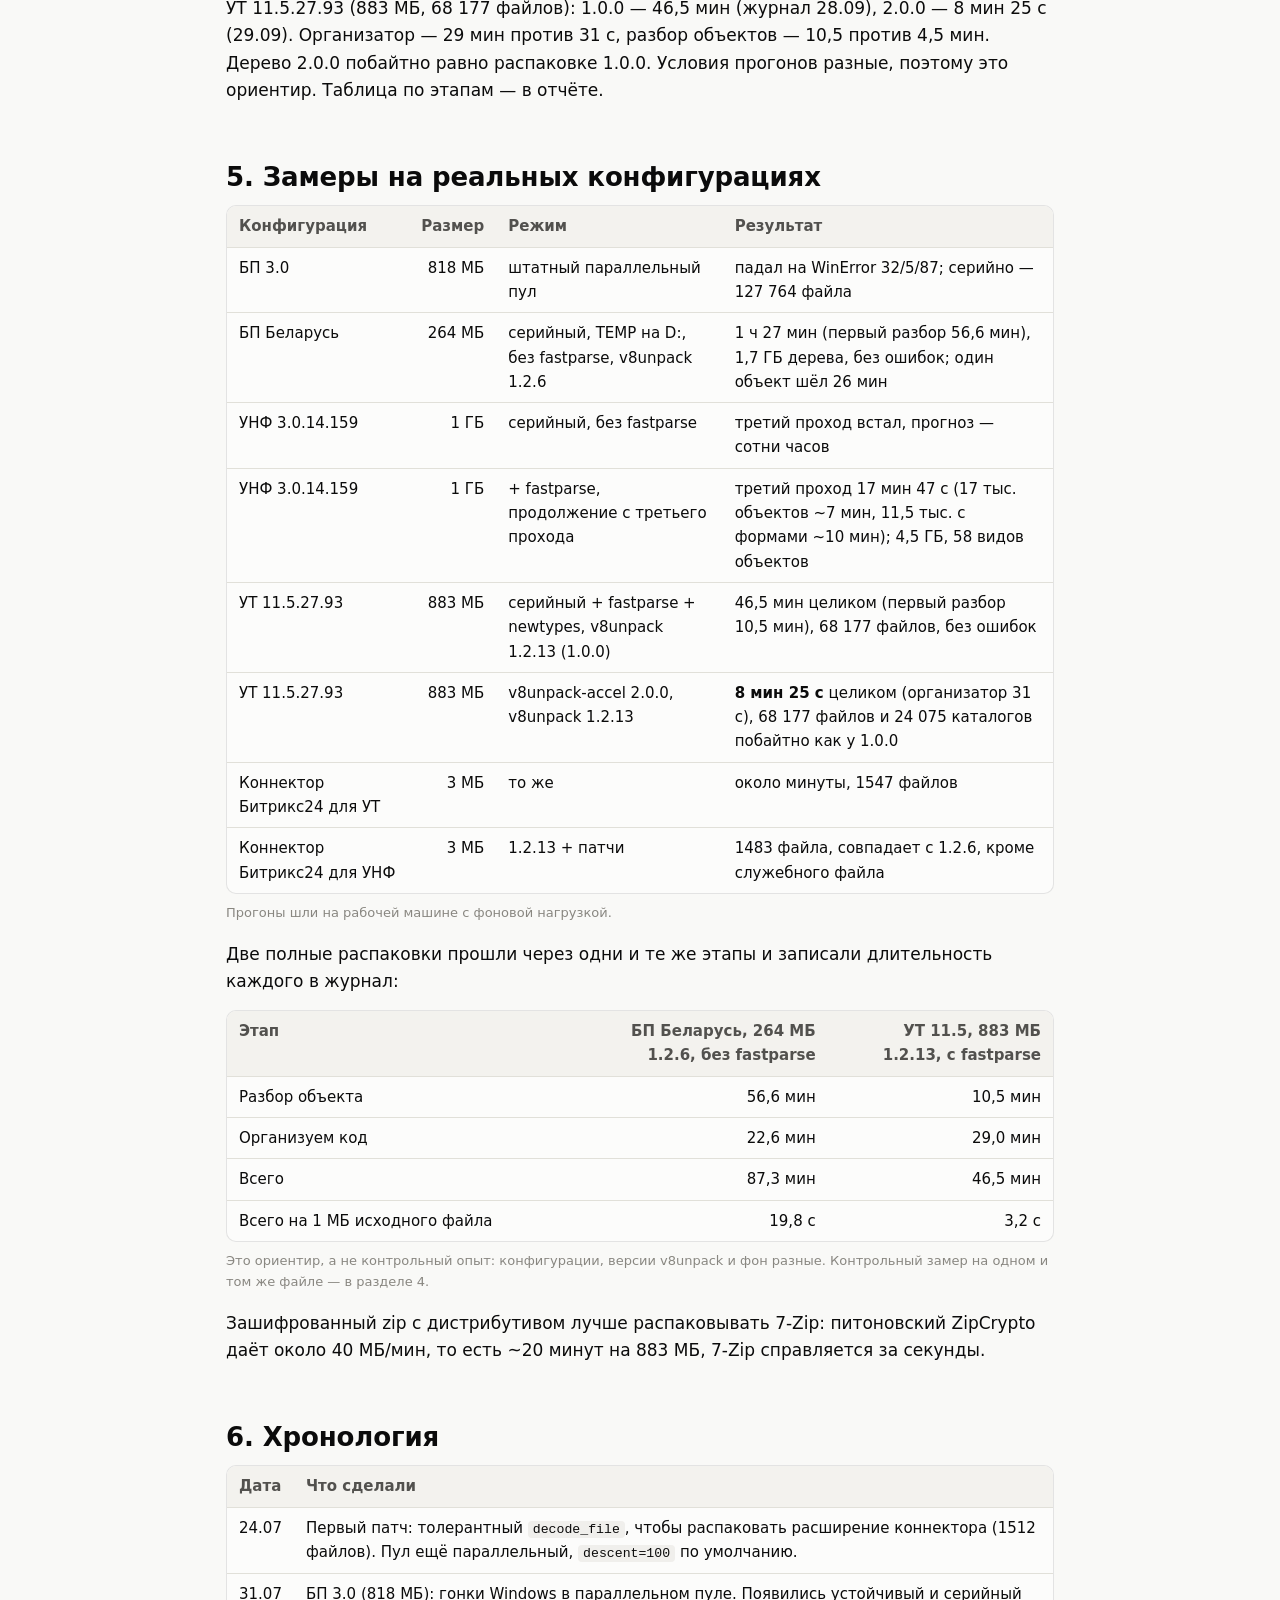
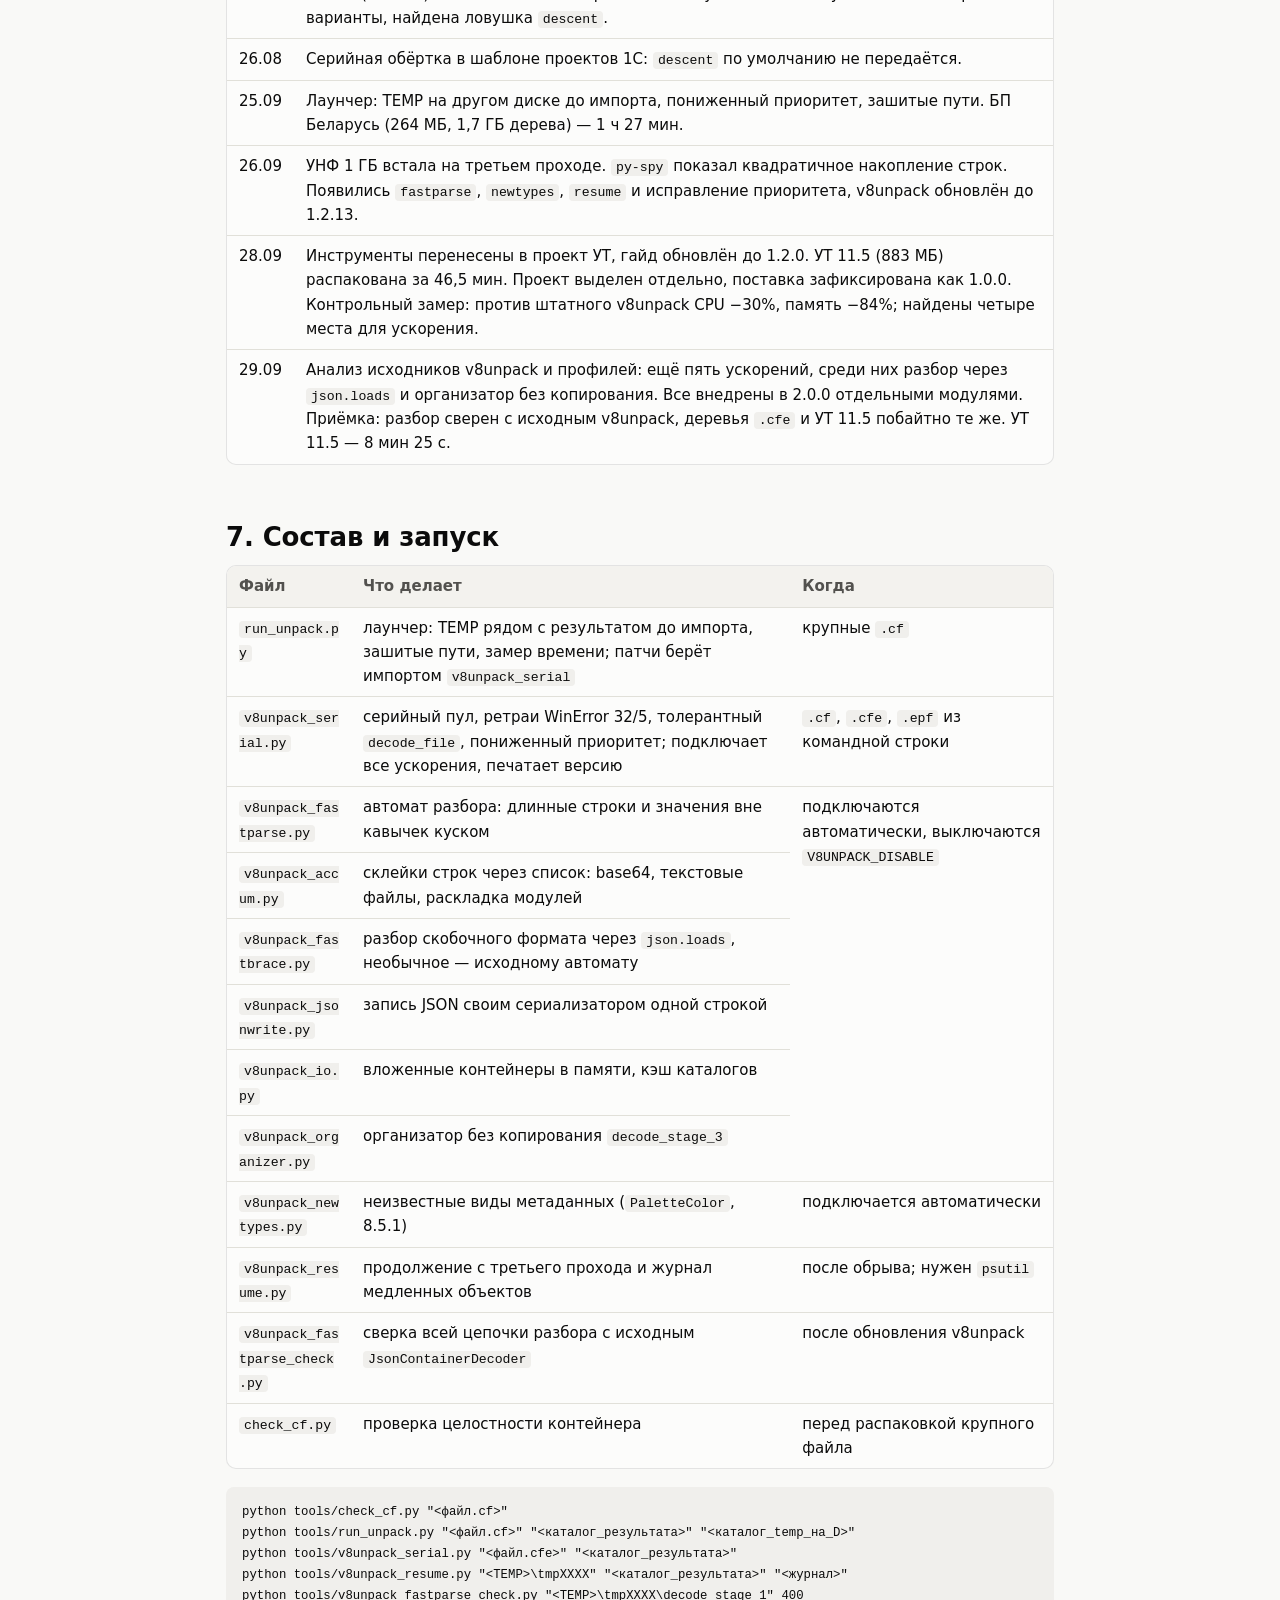
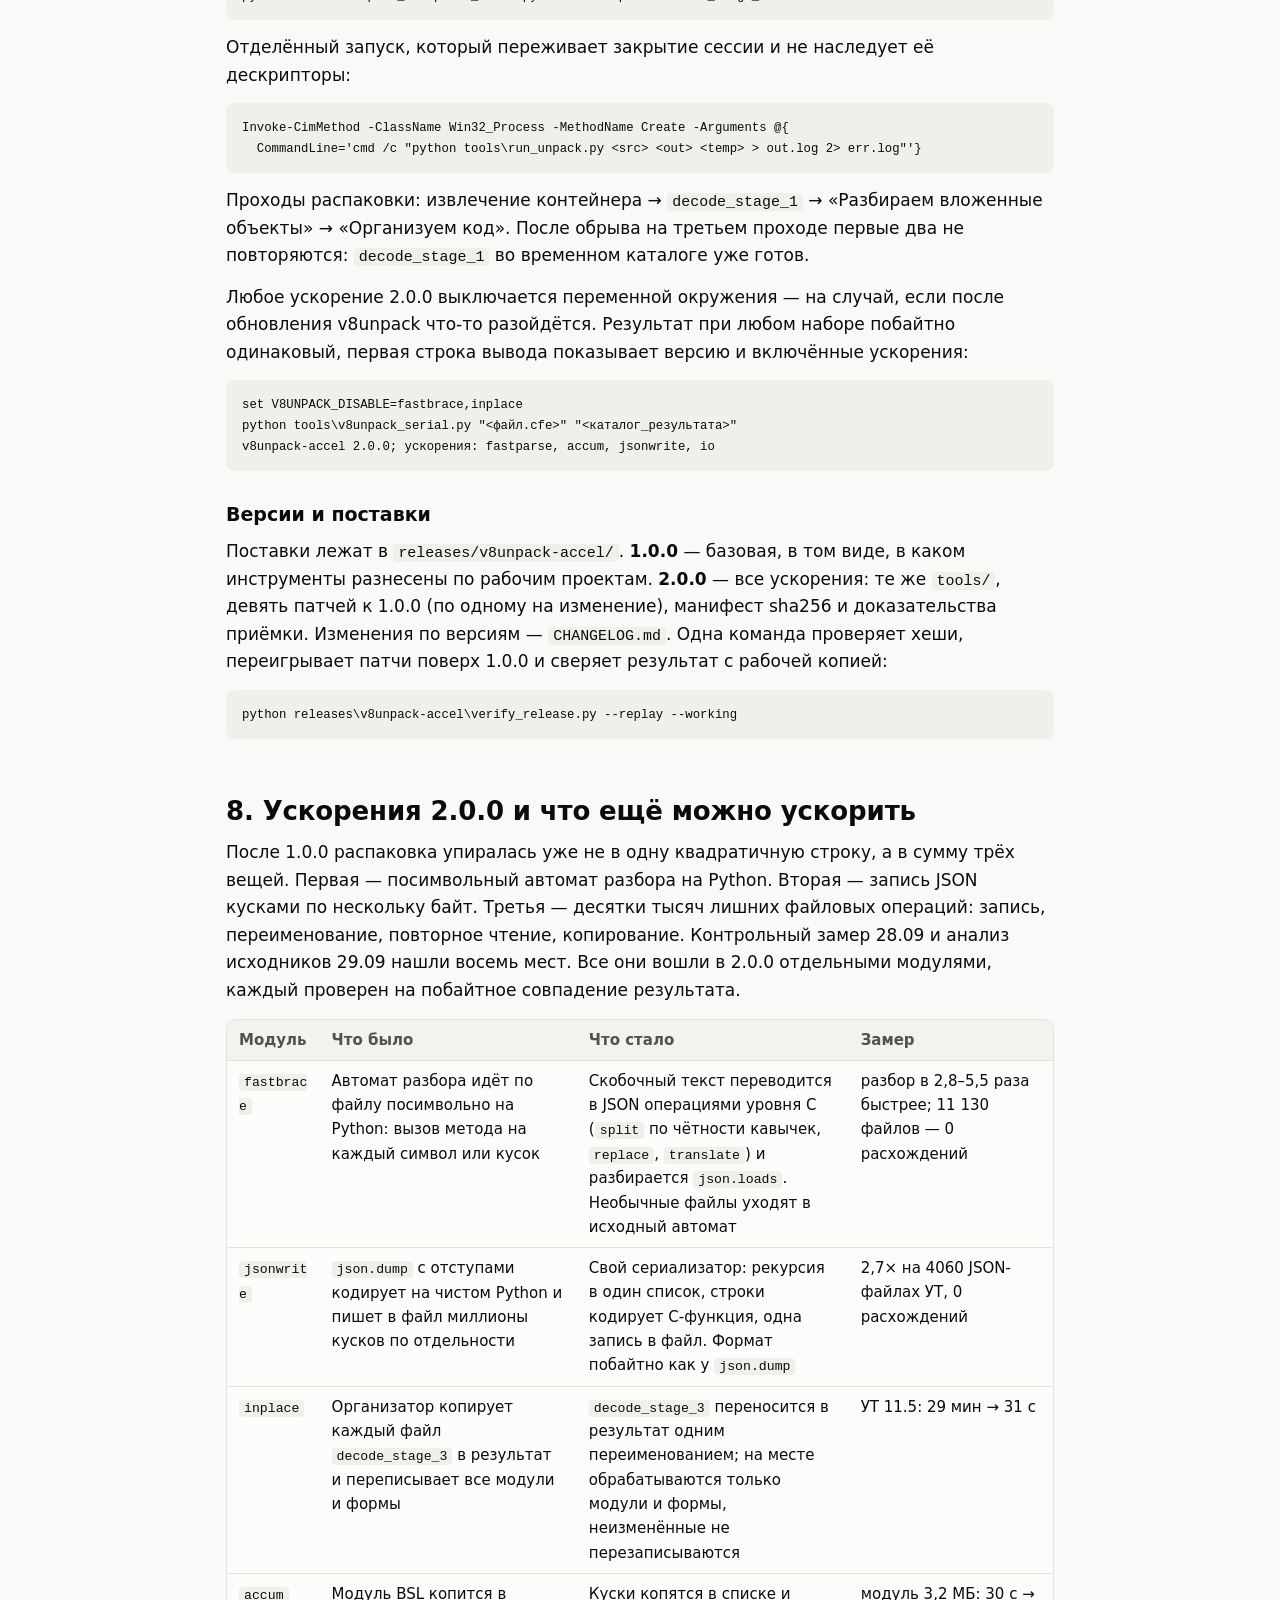
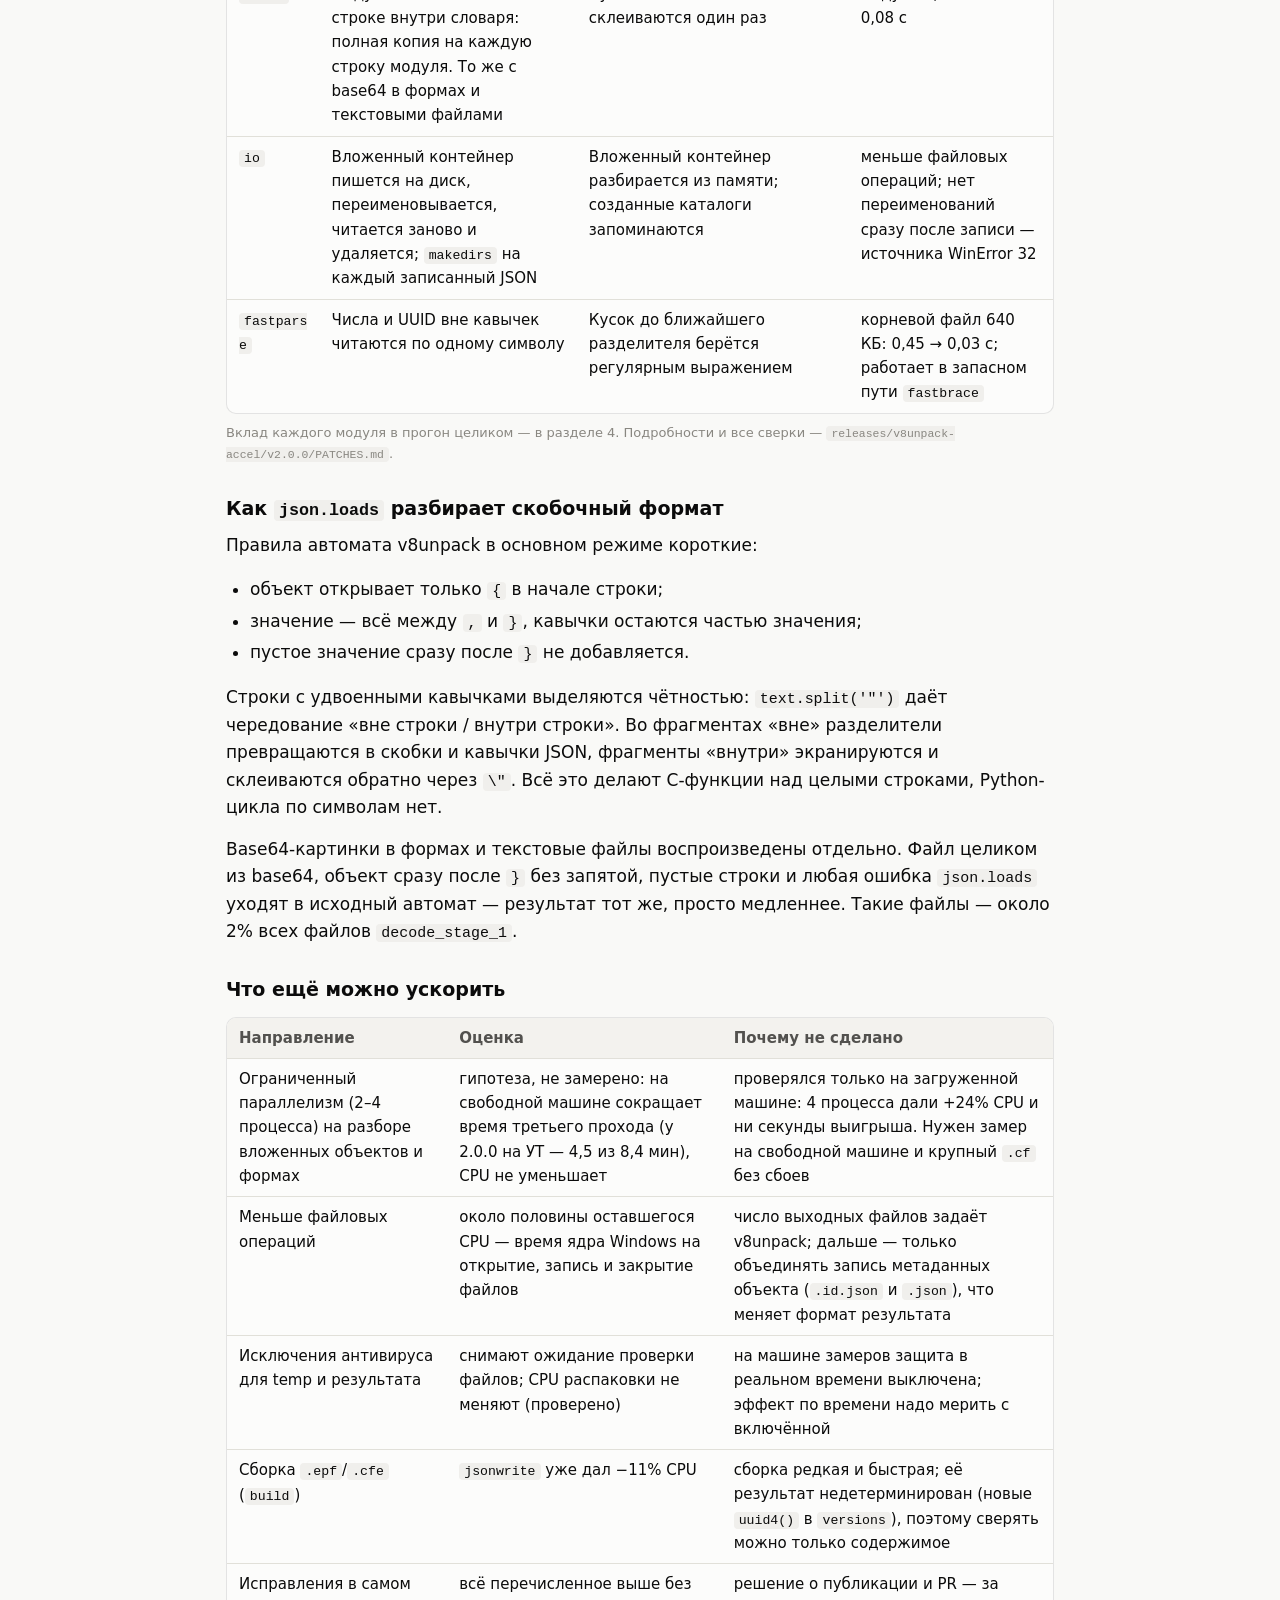
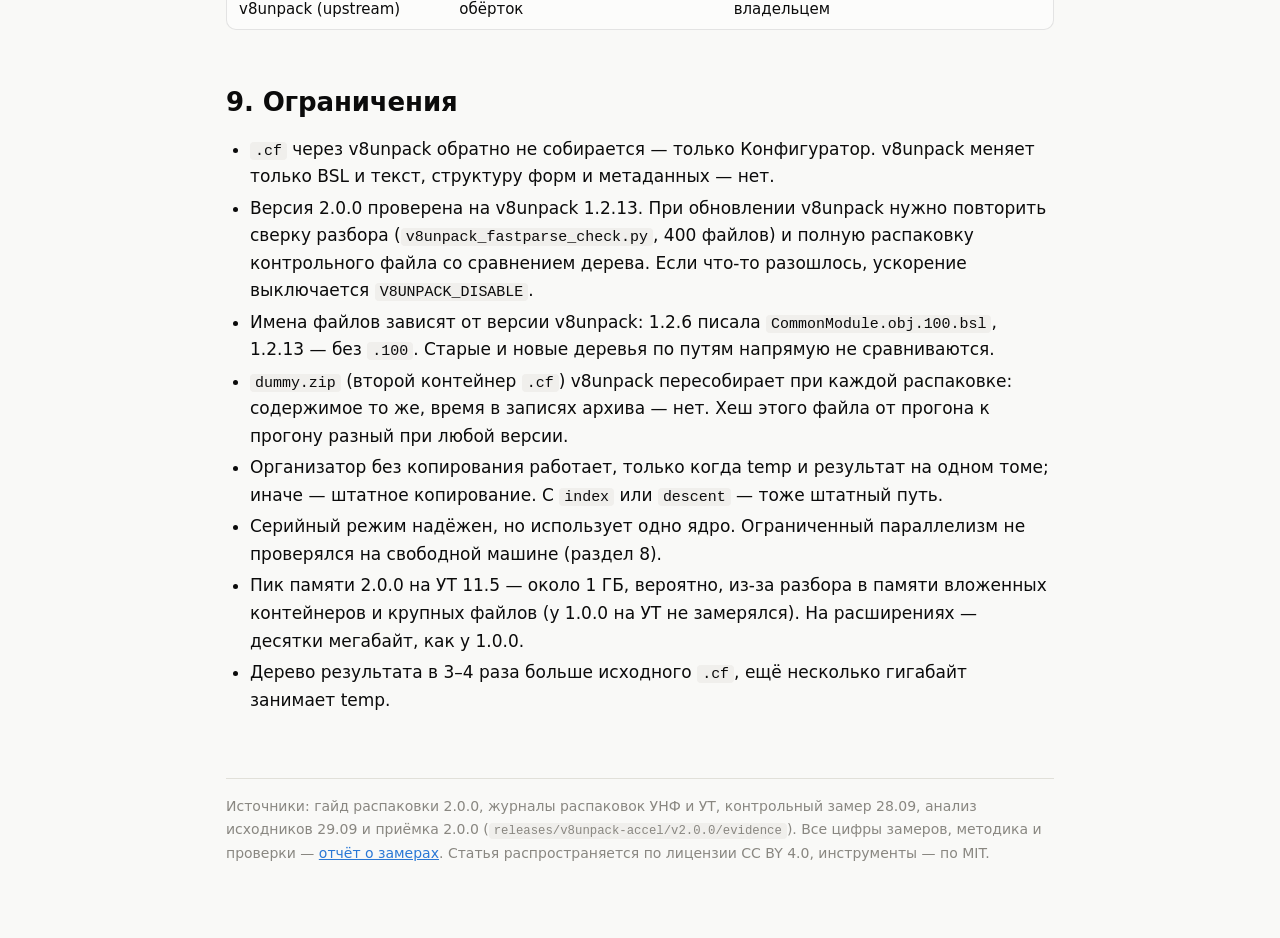
<file: docs/vanteam/Оптимизация_распаковки_v8unpack.html>
<!DOCTYPE html>
<html lang="ru">
<head>
<meta charset="utf-8">
<meta name="viewport" content="width=device-width, initial-scale=1">
<title>Ускорение распаковки v8unpack</title>
<meta name="description" content="Как распаковка крупных конфигураций 1С через v8unpack перестала падать и вставать: патчи-обёртки, замеры скорости и нагрузки на CPU, что ещё можно ускорить.">
<style>
:root {
  color-scheme: light;
  --page: #f9f9f7;
  --surface: #fcfcfb;
  --surface-2: #f3f2ee;
  --ink: #0b0b0b;
  --ink-2: #52514e;
  --ink-3: #898781;
  --grid: #e1e0d9;
  --axis: #c3c2b7;
  --border: rgba(11,11,11,0.10);
  --accent: #2a78d6;
  --series-1: #2a78d6;
  --series-2: #eb6834;
  --good: #006300;
  --warn-bg: #fff4dc;
  --warn-ink: #6b4a00;
  --code-bg: #f0efec;
}
@media (prefers-color-scheme: dark) {
  :root:not([data-theme="light"]) {
    color-scheme: dark;
    --page: #0d0d0d;
    --surface: #1a1a19;
    --surface-2: #232321;
    --ink: #ffffff;
    --ink-2: #c3c2b7;
    --ink-3: #898781;
    --grid: #2c2c2a;
    --axis: #383835;
    --border: rgba(255,255,255,0.10);
    --accent: #3987e5;
    --series-1: #3987e5;
    --series-2: #d95926;
    --good: #0ca30c;
    --warn-bg: #2e2612;
    --warn-ink: #f0c56a;
    --code-bg: #262624;
  }
}
:root[data-theme="dark"] {
  color-scheme: dark;
  --page: #0d0d0d;
  --surface: #1a1a19;
  --surface-2: #232321;
  --ink: #ffffff;
  --ink-2: #c3c2b7;
  --ink-3: #898781;
  --grid: #2c2c2a;
  --axis: #383835;
  --border: rgba(255,255,255,0.10);
  --accent: #3987e5;
  --series-1: #3987e5;
  --series-2: #d95926;
  --good: #0ca30c;
  --warn-bg: #2e2612;
  --warn-ink: #f0c56a;
  --code-bg: #262624;
}
* { box-sizing: border-box; }
html { -webkit-text-size-adjust: 100%; }
body {
  margin: 0;
  background: var(--page);
  color: var(--ink);
  font: 17px/1.62 system-ui, -apple-system, "Segoe UI", Roboto, sans-serif;
}
.wrap { max-width: 860px; margin: 0 auto; padding: 32px 16px 80px; }
header.top { display: flex; justify-content: space-between; gap: 16px; align-items: flex-start; }
.theme-btn {
  flex: none; border: 1px solid var(--border); background: var(--surface); color: var(--ink-2);
  border-radius: 8px; padding: 6px 10px; font: inherit; font-size: 14px; cursor: pointer;
}
.kicker { color: var(--ink-3); font-size: 14px; letter-spacing: .02em; margin: 0 0 8px; }
h1 { font-size: clamp(28px, 5vw, 40px); line-height: 1.15; margin: 0 0 16px; letter-spacing: -.01em; }
h2 { font-size: 26px; line-height: 1.25; margin: 56px 0 12px; letter-spacing: -.005em; }
h3 { font-size: 19px; margin: 28px 0 8px; }
p { margin: 0 0 14px; }
.lead { font-size: 19px; color: var(--ink-2); }
.meta { color: var(--ink-3); font-size: 14px; margin-bottom: 28px; }
a { color: var(--accent); }
code {
  font-family: ui-monospace, "Cascadia Mono", Consolas, monospace; font-size: .88em;
  background: var(--code-bg); padding: 1px 5px; border-radius: 4px; overflow-wrap: anywhere;
}
pre {
  background: var(--code-bg); border-radius: 8px; padding: 14px 16px; overflow-x: auto;
  font: 14px/1.5 ui-monospace, "Cascadia Mono", Consolas, monospace;
}
pre code { background: none; padding: 0; }
.note {
  background: var(--warn-bg); color: var(--warn-ink); border-radius: 8px;
  padding: 12px 16px; font-size: 15px; margin: 16px 0;
}
.toc {
  background: var(--surface); border: 1px solid var(--border); border-radius: 12px;
  padding: 16px 20px; margin: 24px 0 8px; font-size: 15px;
}
.toc ol { margin: 6px 0 0; padding-left: 22px; columns: 2 260px; column-gap: 32px; }
.toc li { margin: 2px 0; break-inside: avoid; }
.tiles { display: grid; grid-template-columns: repeat(auto-fit, minmax(180px, 1fr)); gap: 12px; margin: 20px 0; }
.tile {
  background: var(--surface); border: 1px solid var(--border); border-radius: 12px; padding: 14px 16px;
}
.tile .label { color: var(--ink-2); font-size: 14px; line-height: 1.35; }
.tile .value { font-size: 30px; font-weight: 600; line-height: 1.2; margin: 6px 0 2px; }
.tile .sub { color: var(--ink-3); font-size: 13px; line-height: 1.35; }
.table-wrap { overflow-x: auto; margin: 12px 0 18px; border: 1px solid var(--border); border-radius: 10px; background: var(--surface); }
table { border-collapse: collapse; width: 100%; font-size: 15px; }
th, td { padding: 8px 12px; text-align: left; border-bottom: 1px solid var(--grid); vertical-align: top; }
th { color: var(--ink-2); font-weight: 600; background: var(--surface-2); }
tr:last-child td { border-bottom: 0; }
td.num, th.num { text-align: right; font-variant-numeric: tabular-nums; white-space: nowrap; }
.caption { color: var(--ink-3); font-size: 13px; margin: -10px 0 18px; }
ul, ol { padding-left: 24px; }
li { margin: 4px 0; }
.chart {
  background: var(--surface); border: 1px solid var(--border); border-radius: 12px;
  padding: 16px 16px 12px; margin: 16px 0 20px; position: relative;
}
.chart h4 { margin: 0 0 4px; font-size: 16px; }
.chart .sub { color: var(--ink-2); font-size: 14px; margin: 0 0 10px; }
.legend { display: flex; gap: 16px; flex-wrap: wrap; font-size: 14px; color: var(--ink-2); margin: 0 0 10px; }
.legend span::before {
  content: ""; display: inline-block; width: 12px; height: 12px; border-radius: 3px;
  margin-right: 6px; vertical-align: -1px; background: var(--c);
}
.rows { position: relative; margin-top: 22px; }
.row { display: grid; grid-template-columns: minmax(96px, 30%) 1fr; gap: 10px; align-items: center; padding: 6px 0; }
.row .cat { font-size: 14px; color: var(--ink-2); line-height: 1.3; }
.track { position: relative; display: flex; flex-direction: column; gap: 2px; }
.bar-line { display: flex; align-items: center; gap: 6px; min-height: 14px; }
.bar {
  flex: none; height: 12px; border-radius: 0 4px 4px 0; background: var(--c); min-width: 2px;
}
.bar-val { font-size: 12.5px; color: var(--ink-2); font-variant-numeric: tabular-nums; white-space: nowrap; }
.bar-hit { display: flex; align-items: center; gap: 6px; flex: 1; cursor: default; padding: 1px 0; }
.ref {
  position: absolute; top: 0; bottom: 0; width: 0; border-left: 1px solid var(--axis); pointer-events: none;
}
.ref-label { position: absolute; top: -18px; transform: translateX(-50%); font-size: 12px; color: var(--ink-3); white-space: nowrap; }
.axis { display: grid; grid-template-columns: minmax(96px, 30%) 1fr; gap: 10px; margin-top: 4px; }
.axis .ticks { position: relative; height: 18px; border-top: 1px solid var(--axis); }
.axis .ticks span { position: absolute; top: 2px; transform: translateX(-50%); font-size: 12px; color: var(--ink-3); font-variant-numeric: tabular-nums; }
.tip {
  position: fixed; z-index: 10; pointer-events: none; background: var(--surface); color: var(--ink);
  border: 1px solid var(--border); border-radius: 8px; padding: 8px 10px; font-size: 13px;
  box-shadow: 0 4px 16px rgba(0,0,0,.14); opacity: 0; transition: opacity .08s; max-width: 260px;
}
.tip b { font-weight: 600; }
details.data { margin-top: 8px; font-size: 14px; }
details.data summary { cursor: pointer; color: var(--ink-2); }
.pill { display: inline-block; font-size: 12px; padding: 1px 8px; border-radius: 99px; background: var(--surface-2); color: var(--ink-2); border: 1px solid var(--border); }
footer { margin-top: 64px; color: var(--ink-3); font-size: 14px; border-top: 1px solid var(--grid); padding-top: 16px; }
@media (max-width: 560px) {
  body { font-size: 16px; }
  h2 { font-size: 22px; }
  .row, .axis { grid-template-columns: 88px 1fr; }
}
@media print {
  .theme-btn, .tip { display: none; }
  body { background: #fff; }
}
</style>
</head>
<body>
<div class="wrap">

<header class="top">
  <div>
    <p class="kicker">Инструменты 1С · описание оптимизации · v8unpack-accel 2.0.0 · 29.09.2026</p>
    <h1>Ускорение распаковки 1С через v8unpack</h1>
  </div>
  <button class="theme-btn" id="themeBtn" type="button" aria-label="Переключить тему">Тема</button>
</header>

<p class="lead">Как распаковка крупных конфигураций 1С без Конфигуратора перестала падать и вставать на сотни часов, а потом ускорилась ещё в несколько раз. Пакет v8unpack не меняли: все исправления подключаются во время запуска отдельными модулями-обёртками, результат побайтно тот же.</p>

<p class="meta">Работа шла на типовых и доработанных конфигурациях 1С: УТ 11.5, УНФ 3.0.14, БП 3.0, бухгалтерия для Беларуси и расширения к ним, в том числе коннектор Битрикс24. Инструмент — <a href="https://github.com/saby-integration/v8unpack">saby-integration/v8unpack</a> 1.2.13, Python 3.11, Windows 11.</p>

<div class="tiles" aria-label="Коротко">
  <div class="tile"><div class="label">CPU распаковки .cfe 3 МБ</div><div class="value">−68%</div><div class="sub">2.0.0 против 1.0.0: 20,98 → 6,62 с, медиана 5 раундов</div></div>
  <div class="tile"><div class="label">УТ 11.5, 883 МБ, целиком</div><div class="value">8 мин 25 с</div><div class="sub">было 46,5 мин (1.0.0); 68&nbsp;177 файлов побайтно те же</div></div>
  <div class="tile"><div class="label">Тяжёлая форма 2 МБ, разбор</div><div class="value">537 с → 0,06 с</div><div class="sub">CPU, исходный v8unpack против 2.0.0</div></div>
  <div class="tile"><div class="label">Результат распаковки</div><div class="value">тот же</div><div class="sub">все 35 прогонов .cfe — одно дерево</div></div>
</div>

<nav class="toc" aria-label="Содержание">
  <b>Содержание</b>
  <ol>
    <li><a href="#why">Зачем</a></li>
    <li><a href="#rakes">Шесть причин, по которым распаковка вставала</a></li>
    <li><a href="#fastparse">Главное ускорение: разбор длинных строк</a></li>
    <li><a href="#bench">Сравнение скорости и нагрузки на CPU</a></li>
    <li><a href="#real">Замеры на реальных конфигурациях</a></li>
    <li><a href="#history">Хронология</a></li>
    <li><a href="#tools">Состав и запуск</a></li>
    <li><a href="#next">Ускорения 2.0.0 и что ещё можно ускорить</a></li>
    <li><a href="#limits">Ограничения</a></li>
  </ol>
</nav>

<h2 id="why">1. Зачем</h2>
<p>Чтобы разобрать доработки клиента, нужен исходный код конфигурации и расширений. Конфигуратор для этого тяжёл: нужна база, загрузка файла и выгрузка в XML. <code>v8unpack -E</code> превращает бинарный <code>.cf</code>, <code>.cfe</code> или <code>.epf</code> в дерево JSON и BSL с понятными именами без платформы 1С. Для чтения кода и поиска доработок этого достаточно.</p>
<p>На расширениях по несколько мегабайт штатный v8unpack работает. На типовых конфигурациях в 0,8–1,7 ГБ он падал на гонках Windows, зависал на опции <code>descent</code> или вставал на третьем проходе с прогнозом в сотни часов. Ниже — что именно мешало и как это обошли.</p>

<h2 id="rakes">2. Шесть причин, по которым распаковка вставала</h2>
<div class="table-wrap"><table>
  <thead><tr><th>Симптом</th><th>Причина</th><th>Решение</th></tr></thead>
  <tbody>
    <tr><td>Третий проход идёт по 100–400 с на форму, прогноз — сотни часов; процесс занимает ~50 МБ, <code>py-spy</code> стоит в <code>_add_to_current_value</code></td><td>Квадратичное накопление длинных строк в <code>JsonContainerDecoder</code>: строка копится посимвольно в атрибуте объекта, и CPython копирует её целиком на каждый символ</td><td><code>v8unpack_fastparse.py</code>: накопление через локальную переменную и выборка куска до кавычки через <code>str.find</code></td></tr>
    <tr><td>Распаковка встаёт на крупном контейнере, содержимое при этом то же</td><td><code>descent</code> — не глубина, а номер версии файла для инкрементальной сборки. Любое значение включает <code>OrganizerFileCE</code> с побайтным сравнением O(N²)</td><td>Не передавать <code>--descent</code>; обёртки по умолчанию его не передают</td></tr>
    <tr><td><code>WinError 32</code>, <code>5</code>, <code>87</code> при параллельной распаковке</td><td>Гонки Windows: блокировка при <code>os.rename</code>, драйвер-фильтр антивируса, сбой пула после падения воркера</td><td>Серийный пул вместо <code>multiprocessing</code> и ретраи <code>os.replace</code>/<code>os.remove</code> на WinError 32/5 (до 60 попыток)</td></tr>
    <tr><td>Расширение коннектора падает в <code>decode_stage_1</code></td><td>Поток, закончившийся в режиме <code>READ_TEXT_FILE</code>, — валидный текстовый файл, но <code>decode_file</code> бросает исключение. В 1.2.13 не исправлено</td><td>Толерантный <code>decode_file</code>: при <code>READ_TEXT_FILE</code> вернуть накопленные данные</td></tr>
    <tr><td>Объекты «неизвестный тип вложенных метаданных 102f6202…» пропускаются</td><td>Вид метаданных «Цвет палитры» (<code>PaletteColor</code>) платформы 8.5.1 v8unpack не знает, в том числе 1.2.13</td><td><code>v8unpack_newtypes.py</code> регистрирует тип на лету; 130 цветов УНФ распакованы</td></tr>
    <tr><td>Машина тормозит во время распаковки, хотя приоритет «понижен»</td><td><code>SetPriorityClass</code> через ctypes без <code>restype</code>/<code>argtypes</code> передаёт псевдодескриптор 32-битным числом и молча возвращает 0</td><td>Явные типы <code>c_void_p</code>; процесс работает с <code>BelowNormal</code></td></tr>
  </tbody>
</table></div>
<p>Плюс эксплуатационные правила: временный каталог (<code>TEMP</code>, <code>TMP</code>, <code>TMPDIR</code>) переносится на диск с запасом <b>до</b> импорта v8unpack. Целевая папка и temp исключаются из антивируса и индексации Windows. Перед распаковкой целостность <code>.cf</code> проверяет <code>check_cf.py</code>. Долгий прогон запускается отделённо через WMI.</p>

<h2 id="fastparse">3. Главное ускорение: разбор длинных строк</h2>
<p>Формат контейнера 1С — скобочный текст. Тексты модулей форм и длинные описания лежат в нём строками по мегабайту и больше. Разборщик v8unpack накапливал такую строку так:</p>
<pre><code>self.current_value += value   # value — один символ</code></pre>
<p>Левый операнд живёт в атрибуте объекта, у строки две ссылки, и CPython не может дописать её на месте: на каждый символ создаётся новая строка и копируется вся накопленная. Время растёт квадратично от длины.</p>
<p>Патч сохраняет автомат разбора и меняет только способ накопления:</p>
<pre><code>current = self.current_value
self.current_value = None   # у строки остаётся одна ссылка
current += value            # CPython расширяет её на месте
self.current_value = current</code></pre>
<p>В режиме чтения строки текст до ближайшей кавычки берётся одним куском через <code>str.find</code>, а не циклом по символам. Эквивалентность проверяет <code>v8unpack_fastparse_check.py</code>: 400 случайных файлов <code>decode_stage_1</code>, расхождений нет, исключения совпадают. Проверено на v8unpack 1.2.6 и 1.2.13.</p>
<p>Перепроверка 29.09 на самой тяжёлой форме УНФ (2 МБ): исходный разборщик — 537 с CPU, с этим патчем (1.0.0) — 0,53 с. В 2.0.0 разбор идёт уже не посимвольно, а через <code>json.loads</code>: 0,06 с на ту же форму (раздел 8).</p>

<h2 id="bench">4. Сравнение скорости и нагрузки на CPU</h2>
<div id="benchBody">
<p>Сравнение парами с чередованием на одном файле — расширении 3 МБ (1483 файла), 5 раундов. Машина всё время была загружена чужими процессами, поэтому сравнение идёт по CPU процесса, а не по времени по часам. Методика, все прогоны и проверки — в <a href="Отчёт_замеров_v8unpack.html">отчёте о замерах</a>.</p>
<div class="table-wrap"><table>
  <thead><tr><th>Показатель (медиана 5 раундов)</th><th class="num">1.0.0</th><th class="num">2.0.0</th><th class="num">Изменение</th></tr></thead>
  <tbody>
    <tr><td><b>CPU прогона целиком, с</b></td><td class="num"><b>20,98</b></td><td class="num"><b>6,62</b></td><td class="num"><b>−68%</b></td></tr>
    <tr><td>— user, с</td><td class="num">12,25</td><td class="num">2,91</td><td class="num">−76%</td></tr>
    <tr><td>— kernel, с</td><td class="num">8,92</td><td class="num">3,31</td><td class="num">−63%</td></tr>
    <tr><td>Распаковка бинарника</td><td class="num">0,49</td><td class="num">0,47</td><td class="num">−4%</td></tr><tr><td>Вложенные контейнеры</td><td class="num">1,15</td><td class="num">0,89</td><td class="num">−23%</td></tr><tr><td>Разбор объектов</td><td class="num">7,92</td><td class="num">3,53</td><td class="num">−55%</td></tr><tr><td>Организатор</td><td class="num">10,36</td><td class="num">0,63</td><td class="num">−94%</td></tr>
    <tr><td>Время по часам, с (шум фона)</td><td class="num">37,5</td><td class="num">11,9</td><td class="num">−68%</td></tr>
    <tr><td>Пик памяти, МБ</td><td class="num">41</td><td class="num">44</td><td class="num">+7%</td></tr>
  </tbody>
</table></div>
<p class="caption">CPU всех раундов: 1.0.0 — 25,22, 20,06, 20,70, 20,98, 21,31 с; 2.0.0 — 6,77, 6,62, 5,98, 5,48, 7,50 с.</p>
<div class="chart" id="chCfe"></div>
<p>Дерево результата во всех 35 прогонах одно и то же (1483 файла, 598 каталогов, 30 946 055 байт, <code>tree_sha</code> <code>9539208d0b4b…</code>) — в том числе с любым выключенным ускорением. Оно же было у штатного v8unpack и у 1.0.0 в контрольном замере 28.09.</p>
<h3>Что дало каждое ускорение</h3>
<p>В каждом варианте выключено ровно одно ускорение 2.0.0. Чем выше столбец, тем больше CPU без него — тем больше оно даёт.</p>
<div class="chart" id="chAbl"></div>
<h3>Штатный v8unpack против 1.0.0</h3>
<p>Контрольный замер 28.09 на том же файле: штатный <code>v8unpack -E</code> с параллельным пулом — 33,46 с CPU всего дерева процессов и 218 МБ памяти, 1.0.0 — 23,51 с и 36 МБ. Серийный режим экономит 30% CPU и 84% памяти: не нужны шесть процессов с копией интерпретатора и данных в каждом.</p>
<h3>Крупная конфигурация</h3>
<p>УТ 11.5.27.93 (883 МБ, 68 177 файлов): 1.0.0 — 46,5 мин (журнал 28.09), 2.0.0 — 8 мин 25 с (29.09). Организатор — 29 мин против 31 с, разбор объектов — 10,5 против 4,5 мин. Дерево 2.0.0 побайтно равно распаковке 1.0.0. Условия прогонов разные, поэтому это ориентир. Таблица по этапам — в отчёте.</p>
</div>

<h2 id="real">5. Замеры на реальных конфигурациях</h2>
<div class="table-wrap"><table>
  <thead><tr><th>Конфигурация</th><th class="num">Размер</th><th>Режим</th><th>Результат</th></tr></thead>
  <tbody>
    <tr><td>БП 3.0</td><td class="num">818 МБ</td><td>штатный параллельный пул</td><td>падал на WinError 32/5/87; серийно — 127 764 файла</td></tr>
    <tr><td>БП Беларусь</td><td class="num">264 МБ</td><td>серийный, TEMP на D:, без fastparse, v8unpack 1.2.6</td><td>1 ч 27 мин (первый разбор 56,6 мин), 1,7 ГБ дерева, без ошибок; один объект шёл 26 мин</td></tr>
    <tr><td>УНФ 3.0.14.159</td><td class="num">1 ГБ</td><td>серийный, без fastparse</td><td>третий проход встал, прогноз — сотни часов</td></tr>
    <tr><td>УНФ 3.0.14.159</td><td class="num">1 ГБ</td><td>+ fastparse, продолжение с третьего прохода</td><td>третий проход 17 мин 47 с (17 тыс. объектов ~7 мин, 11,5 тыс. с формами ~10 мин); 4,5 ГБ, 58 видов объектов</td></tr>
    <tr><td>УТ 11.5.27.93</td><td class="num">883 МБ</td><td>серийный + fastparse + newtypes, v8unpack 1.2.13 (1.0.0)</td><td>46,5 мин целиком (первый разбор 10,5 мин), 68 177 файлов, без ошибок</td></tr>
    <tr><td>УТ 11.5.27.93</td><td class="num">883 МБ</td><td>v8unpack-accel 2.0.0, v8unpack 1.2.13</td><td><b>8 мин 25 с</b> целиком (организатор 31 с), 68 177 файлов и 24 075 каталогов побайтно как у 1.0.0</td></tr>
    <tr><td>Коннектор Битрикс24 для УТ</td><td class="num">3 МБ</td><td>то же</td><td>около минуты, 1547 файлов</td></tr>
    <tr><td>Коннектор Битрикс24 для УНФ</td><td class="num">3 МБ</td><td>1.2.13 + патчи</td><td>1483 файла, совпадает с 1.2.6, кроме служебного файла</td></tr>
  </tbody>
</table></div>
<p class="caption">Прогоны шли на рабочей машине с фоновой нагрузкой.</p>

<p>Две полные распаковки прошли через одни и те же этапы и записали длительность каждого в журнал:</p>
<div class="table-wrap"><table>
  <thead><tr><th>Этап</th><th class="num">БП Беларусь, 264 МБ<br>1.2.6, без fastparse</th><th class="num">УТ 11.5, 883 МБ<br>1.2.13, с fastparse</th></tr></thead>
  <tbody>
    <tr><td>Разбор объекта</td><td class="num">56,6 мин</td><td class="num">10,5 мин</td></tr>
    <tr><td>Организуем код</td><td class="num">22,6 мин</td><td class="num">29,0 мин</td></tr>
    <tr><td>Всего</td><td class="num">87,3 мин</td><td class="num">46,5 мин</td></tr>
    <tr><td>Всего на 1 МБ исходного файла</td><td class="num">19,8 с</td><td class="num">3,2 с</td></tr>
  </tbody>
</table></div>
<p class="caption">Это ориентир, а не контрольный опыт: конфигурации, версии v8unpack и фон разные. Контрольный замер на одном и том же файле — в разделе 4.</p>
<p>Зашифрованный zip с дистрибутивом лучше распаковывать 7-Zip: питоновский ZipCrypto даёт около 40 МБ/мин, то есть ~20 минут на 883 МБ, 7-Zip справляется за секунды.</p>

<h2 id="history">6. Хронология</h2>
<div class="table-wrap"><table>
  <thead><tr><th>Дата</th><th>Что сделали</th></tr></thead>
  <tbody>
    <tr><td>24.07</td><td>Первый патч: толерантный <code>decode_file</code>, чтобы распаковать расширение коннектора (1512 файлов). Пул ещё параллельный, <code>descent=100</code> по умолчанию.</td></tr>
    <tr><td>31.07</td><td>БП 3.0 (818 МБ): гонки Windows в параллельном пуле. Появились устойчивый и серийный варианты, найдена ловушка <code>descent</code>.</td></tr>
    <tr><td>26.08</td><td>Серийная обёртка в шаблоне проектов 1С: <code>descent</code> по умолчанию не передаётся.</td></tr>
    <tr><td>25.09</td><td>Лаунчер: TEMP на другом диске до импорта, пониженный приоритет, зашитые пути. БП Беларусь (264 МБ, 1,7 ГБ дерева) — 1 ч 27 мин.</td></tr>
    <tr><td>26.09</td><td>УНФ 1 ГБ встала на третьем проходе. <code>py-spy</code> показал квадратичное накопление строк. Появились <code>fastparse</code>, <code>newtypes</code>, <code>resume</code> и исправление приоритета, v8unpack обновлён до 1.2.13.</td></tr>
    <tr><td>28.09</td><td>Инструменты перенесены в проект УТ, гайд обновлён до 1.2.0. УТ 11.5 (883 МБ) распакована за 46,5 мин. Проект выделен отдельно, поставка зафиксирована как 1.0.0. Контрольный замер: против штатного v8unpack CPU −30%, память −84%; найдены четыре места для ускорения.</td></tr>
    <tr><td>29.09</td><td>Анализ исходников v8unpack и профилей: ещё пять ускорений, среди них разбор через <code>json.loads</code> и организатор без копирования. Все внедрены в 2.0.0 отдельными модулями. Приёмка: разбор сверен с исходным v8unpack, деревья <code>.cfe</code> и УТ 11.5 побайтно те же. УТ 11.5 — 8 мин 25 с.</td></tr>
  </tbody>
</table></div>

<h2 id="tools">7. Состав и запуск</h2>
<div class="table-wrap"><table>
  <thead><tr><th>Файл</th><th>Что делает</th><th>Когда</th></tr></thead>
  <tbody>
    <tr><td><code>run_unpack.py</code></td><td>лаунчер: TEMP рядом с результатом до импорта, зашитые пути, замер времени; патчи берёт импортом <code>v8unpack_serial</code></td><td>крупные <code>.cf</code></td></tr>
    <tr><td><code>v8unpack_serial.py</code></td><td>серийный пул, ретраи WinError 32/5, толерантный <code>decode_file</code>, пониженный приоритет; подключает все ускорения, печатает версию</td><td><code>.cf</code>, <code>.cfe</code>, <code>.epf</code> из командной строки</td></tr>
    <tr><td><code>v8unpack_fastparse.py</code></td><td>автомат разбора: длинные строки и значения вне кавычек куском</td><td rowspan="6">подключаются автоматически, выключаются <code>V8UNPACK_DISABLE</code></td></tr>
    <tr><td><code>v8unpack_accum.py</code></td><td>склейки строк через список: base64, текстовые файлы, раскладка модулей</td></tr>
    <tr><td><code>v8unpack_fastbrace.py</code></td><td>разбор скобочного формата через <code>json.loads</code>, необычное — исходному автомату</td></tr>
    <tr><td><code>v8unpack_jsonwrite.py</code></td><td>запись JSON своим сериализатором одной строкой</td></tr>
    <tr><td><code>v8unpack_io.py</code></td><td>вложенные контейнеры в памяти, кэш каталогов</td></tr>
    <tr><td><code>v8unpack_organizer.py</code></td><td>организатор без копирования <code>decode_stage_3</code></td></tr>
    <tr><td><code>v8unpack_newtypes.py</code></td><td>неизвестные виды метаданных (<code>PaletteColor</code>, 8.5.1)</td><td>подключается автоматически</td></tr>
    <tr><td><code>v8unpack_resume.py</code></td><td>продолжение с третьего прохода и журнал медленных объектов</td><td>после обрыва; нужен <code>psutil</code></td></tr>
    <tr><td><code>v8unpack_fastparse_check.py</code></td><td>сверка всей цепочки разбора с исходным <code>JsonContainerDecoder</code></td><td>после обновления v8unpack</td></tr>
    <tr><td><code>check_cf.py</code></td><td>проверка целостности контейнера</td><td>перед распаковкой крупного файла</td></tr>
  </tbody>
</table></div>
<pre><code>python tools/check_cf.py "&lt;файл.cf&gt;"
python tools/run_unpack.py "&lt;файл.cf&gt;" "&lt;каталог_результата&gt;" "&lt;каталог_temp_на_D&gt;"
python tools/v8unpack_serial.py "&lt;файл.cfe&gt;" "&lt;каталог_результата&gt;"
python tools/v8unpack_resume.py "&lt;TEMP&gt;\tmpXXXX" "&lt;каталог_результата&gt;" "&lt;журнал&gt;"
python tools/v8unpack_fastparse_check.py "&lt;TEMP&gt;\tmpXXXX\decode_stage_1" 400</code></pre>
<p>Отделённый запуск, который переживает закрытие сессии и не наследует её дескрипторы:</p>
<pre><code>Invoke-CimMethod -ClassName Win32_Process -MethodName Create -Arguments @{
  CommandLine='cmd /c "python tools\run_unpack.py &lt;src&gt; &lt;out&gt; &lt;temp&gt; &gt; out.log 2&gt; err.log"'}</code></pre>
<p>Проходы распаковки: извлечение контейнера → <code>decode_stage_1</code> → «Разбираем вложенные объекты» → «Организуем код». После обрыва на третьем проходе первые два не повторяются: <code>decode_stage_1</code> во временном каталоге уже готов.</p>
<p>Любое ускорение 2.0.0 выключается переменной окружения — на случай, если после обновления v8unpack что-то разойдётся. Результат при любом наборе побайтно одинаковый, первая строка вывода показывает версию и включённые ускорения:</p>
<pre><code>set V8UNPACK_DISABLE=fastbrace,inplace
python tools\v8unpack_serial.py "&lt;файл.cfe&gt;" "&lt;каталог_результата&gt;"
v8unpack-accel 2.0.0; ускорения: fastparse, accum, jsonwrite, io</code></pre>
<h3>Версии и поставки</h3>
<p>Поставки лежат в <code>releases/v8unpack-accel/</code>. <b>1.0.0</b> — базовая, в том виде, в каком инструменты разнесены по рабочим проектам. <b>2.0.0</b> — все ускорения: те же <code>tools/</code>, девять патчей к 1.0.0 (по одному на изменение), манифест sha256 и доказательства приёмки. Изменения по версиям — <code>CHANGELOG.md</code>. Одна команда проверяет хеши, переигрывает патчи поверх 1.0.0 и сверяет результат с рабочей копией:</p>
<pre><code>python releases\v8unpack-accel\verify_release.py --replay --working</code></pre>

<h2 id="next">8. Ускорения 2.0.0 и что ещё можно ускорить</h2>
<div id="nextBody">
<p>После 1.0.0 распаковка упиралась уже не в одну квадратичную строку, а в сумму трёх вещей. Первая — посимвольный автомат разбора на Python. Вторая — запись JSON кусками по нескольку байт. Третья — десятки тысяч лишних файловых операций: запись, переименование, повторное чтение, копирование. Контрольный замер 28.09 и анализ исходников 29.09 нашли восемь мест. Все они вошли в 2.0.0 отдельными модулями, каждый проверен на побайтное совпадение результата.</p>

<div class="table-wrap"><table>
  <thead><tr><th>Модуль</th><th>Что было</th><th>Что стало</th><th>Замер</th></tr></thead>
  <tbody>
    <tr><td><code>fastbrace</code></td><td>Автомат разбора идёт по файлу посимвольно на Python: вызов метода на каждый символ или кусок</td><td>Скобочный текст переводится в JSON операциями уровня C (<code>split</code> по чётности кавычек, <code>replace</code>, <code>translate</code>) и разбирается <code>json.loads</code>. Необычные файлы уходят в исходный автомат</td><td>разбор в 2,8–5,5 раза быстрее; 11 130 файлов — 0 расхождений</td></tr>
    <tr><td><code>jsonwrite</code></td><td><code>json.dump</code> с отступами кодирует на чистом Python и пишет в файл миллионы кусков по отдельности</td><td>Свой сериализатор: рекурсия в один список, строки кодирует C-функция, одна запись в файл. Формат побайтно как у <code>json.dump</code></td><td>2,7× на 4060 JSON-файлах УТ, 0 расхождений</td></tr>
    <tr><td><code>inplace</code></td><td>Организатор копирует каждый файл <code>decode_stage_3</code> в результат и переписывает все модули и формы</td><td><code>decode_stage_3</code> переносится в результат одним переименованием; на месте обрабатываются только модули и формы, неизменённые не перезаписываются</td><td>УТ 11.5: 29 мин → 31 с</td></tr>
    <tr><td><code>accum</code></td><td>Модуль BSL копится в строке внутри словаря: полная копия на каждую строку модуля. То же с base64 в формах и текстовыми файлами</td><td>Куски копятся в списке и склеиваются один раз</td><td>модуль 3,2 МБ: 30 с → 0,08 с</td></tr>
    <tr><td><code>io</code></td><td>Вложенный контейнер пишется на диск, переименовывается, читается заново и удаляется; <code>makedirs</code> на каждый записанный JSON</td><td>Вложенный контейнер разбирается из памяти; созданные каталоги запоминаются</td><td>меньше файловых операций; нет переименований сразу после записи — источника WinError 32</td></tr>
    <tr><td><code>fastparse</code></td><td>Числа и UUID вне кавычек читаются по одному символу</td><td>Кусок до ближайшего разделителя берётся регулярным выражением</td><td>корневой файл 640 КБ: 0,45 → 0,03 с; работает в запасном пути <code>fastbrace</code></td></tr>
  </tbody>
</table></div>
<p class="caption">Вклад каждого модуля в прогон целиком — в разделе 4. Подробности и все сверки — <code>releases/v8unpack-accel/v2.0.0/PATCHES.md</code>.</p>

<h3>Как <code>json.loads</code> разбирает скобочный формат</h3>
<p>Правила автомата v8unpack в основном режиме короткие:</p>
<ul>
  <li>объект открывает только <code>{</code> в начале строки;</li>
  <li>значение — всё между <code>,</code> и <code>}</code>, кавычки остаются частью значения;</li>
  <li>пустое значение сразу после <code>}</code> не добавляется.</li>
</ul>
<p>Строки с удвоенными кавычками выделяются чётностью: <code>text.split('"')</code> даёт чередование «вне строки / внутри строки». Во фрагментах «вне» разделители превращаются в скобки и кавычки JSON, фрагменты «внутри» экранируются и склеиваются обратно через <code>\"</code>. Всё это делают C-функции над целыми строками, Python-цикла по символам нет.</p>
<p>Base64-картинки в формах и текстовые файлы воспроизведены отдельно. Файл целиком из base64, объект сразу после <code>}</code> без запятой, пустые строки и любая ошибка <code>json.loads</code> уходят в исходный автомат — результат тот же, просто медленнее. Такие файлы — около 2% всех файлов <code>decode_stage_1</code>.</p>

<h3>Что ещё можно ускорить</h3>
<div class="table-wrap"><table>
  <thead><tr><th>Направление</th><th>Оценка</th><th>Почему не сделано</th></tr></thead>
  <tbody>
    <tr><td>Ограниченный параллелизм (2–4 процесса) на разборе вложенных объектов и формах</td><td>гипотеза, не замерено: на свободной машине сокращает время третьего прохода (у 2.0.0 на УТ — 4,5 из 8,4 мин), CPU не уменьшает</td><td>проверялся только на загруженной машине: 4 процесса дали +24% CPU и ни секунды выигрыша. Нужен замер на свободной машине и крупный <code>.cf</code> без сбоев</td></tr>
    <tr><td>Меньше файловых операций</td><td>около половины оставшегося CPU — время ядра Windows на открытие, запись и закрытие файлов</td><td>число выходных файлов задаёт v8unpack; дальше — только объединять запись метаданных объекта (<code>.id.json</code> и <code>.json</code>), что меняет формат результата</td></tr>
    <tr><td>Исключения антивируса для temp и результата</td><td>снимают ожидание проверки файлов; CPU распаковки не меняют (проверено)</td><td>на машине замеров защита в реальном времени выключена; эффект по времени надо мерить с включённой</td></tr>
    <tr><td>Сборка <code>.epf</code>/<code>.cfe</code> (<code>build</code>)</td><td><code>jsonwrite</code> уже дал −11% CPU</td><td>сборка редкая и быстрая; её результат недетерминирован (новые <code>uuid4()</code> в <code>versions</code>), поэтому сверять можно только содержимое</td></tr>
    <tr><td>Исправления в самом v8unpack (upstream)</td><td>всё перечисленное выше без обёрток</td><td>решение о публикации и PR — за владельцем</td></tr>
  </tbody>
</table></div>
</div>

<h2 id="limits">9. Ограничения</h2>
<ul>
  <li><code>.cf</code> через v8unpack обратно не собирается — только Конфигуратор. v8unpack меняет только BSL и текст, структуру форм и метаданных — нет.</li>
  <li>Версия 2.0.0 проверена на v8unpack 1.2.13. При обновлении v8unpack нужно повторить сверку разбора (<code>v8unpack_fastparse_check.py</code>, 400 файлов) и полную распаковку контрольного файла со сравнением дерева. Если что-то разошлось, ускорение выключается <code>V8UNPACK_DISABLE</code>.</li>
  <li>Имена файлов зависят от версии v8unpack: 1.2.6 писала <code>CommonModule.obj.100.bsl</code>, 1.2.13 — без <code>.100</code>. Старые и новые деревья по путям напрямую не сравниваются.</li>
  <li><code>dummy.zip</code> (второй контейнер <code>.cf</code>) v8unpack пересобирает при каждой распаковке: содержимое то же, время в записях архива — нет. Хеш этого файла от прогона к прогону разный при любой версии.</li>
  <li>Организатор без копирования работает, только когда temp и результат на одном томе; иначе — штатное копирование. С <code>index</code> или <code>descent</code> — тоже штатный путь.</li>
  <li>Серийный режим надёжен, но использует одно ядро. Ограниченный параллелизм не проверялся на свободной машине (раздел 8).</li>
  <li>Пик памяти 2.0.0 на УТ 11.5 — около 1 ГБ, вероятно, из-за разбора в памяти вложенных контейнеров и крупных файлов (у 1.0.0 на УТ не замерялся). На расширениях — десятки мегабайт, как у 1.0.0.</li>
  <li>Дерево результата в 3–4 раза больше исходного <code>.cf</code>, ещё несколько гигабайт занимает temp.</li>
</ul>

<footer>Источники: гайд распаковки 2.0.0, журналы распаковок УНФ и УТ, контрольный замер 28.09, анализ исходников 29.09 и приёмка 2.0.0 (<code>releases/v8unpack-accel/v2.0.0/evidence</code>). Все цифры замеров, методика и проверки — <a href="Отчёт_замеров_v8unpack.html">отчёт о замерах</a>. Статья распространяется по лицензии CC BY 4.0, инструменты — по MIT.</footer>

</div>

<div class="tip" id="tip" role="tooltip"></div>

<script>
(function () {
  var root = document.documentElement;
  var btn = document.getElementById('themeBtn');
  var saved = null;
  try { saved = localStorage.getItem('v8unpack-page-theme'); } catch (e) {}
  if (saved === 'dark' || saved === 'light') root.setAttribute('data-theme', saved);
  btn.addEventListener('click', function () {
    var cur = root.getAttribute('data-theme');
    if (!cur) cur = matchMedia('(prefers-color-scheme: dark)').matches ? 'dark' : 'light';
    var next = cur === 'dark' ? 'light' : 'dark';
    root.setAttribute('data-theme', next);
    try { localStorage.setItem('v8unpack-page-theme', next); } catch (e) {}
  });

  var tip = document.getElementById('tip');
  function fmt(v) { return v.toFixed(v < 0.1 ? 3 : 2).replace('.', ','); }
  function showTip(e, html) {
    tip.innerHTML = html; tip.style.opacity = 1;
    var x = e.clientX + 14, y = e.clientY + 14;
    var r = tip.getBoundingClientRect();
    if (x + r.width > innerWidth - 8) x = e.clientX - r.width - 14;
    if (y + r.height > innerHeight - 8) y = e.clientY - r.height - 14;
    tip.style.left = x + 'px'; tip.style.top = y + 'px';
  }
  function hideTip() { tip.style.opacity = 0; }

  function barChart(id, cfg) {
    var el = document.getElementById(id);
    var max = cfg.max;
    var h = '<h4>' + cfg.title + '</h4><p class="sub">' + cfg.sub + '</p>';
    if (cfg.series.length > 1) {  // один ряд называет заголовок, легенда не нужна
      h += '<div class="legend">';
      cfg.series.forEach(function (s) { h += '<span style="--c:var(' + s.color + ')">' + s.name + '</span>'; });
      h += '</div>';
    }
    h += '<div class="rows">';
    cfg.cats.forEach(function (c, i) {
      h += '<div class="row"><div class="cat">' + c + '</div><div class="track">';
      cfg.series.forEach(function (s) {
        var v = s.values[i];
        h += '<div class="bar-line"><div class="bar-hit" data-cat="' + c + '" data-s="' + s.name + '" data-v="' + v + '">' +
             '<div class="bar" style="--c:var(' + s.color + ');width:' + (v / max * 100) + '%"></div>' +
             '<span class="bar-val">' + Math.round(v * 100) + '%</span></div></div>';
      });
      h += '</div></div>';
    });
    h += '</div><div class="axis"><div></div><div class="ticks">';
    cfg.ticks.forEach(function (t) { h += '<span style="left:' + (t / max * 100) + '%">' + (t * 100).toFixed(0) + '%</span>'; });
    h += '</div></div>';
    h += '<details class="data"><summary>Данные графика</summary><div class="table-wrap"><table><thead><tr><th>Сценарий</th>';
    cfg.series.forEach(function (s) { h += '<th class="num">' + s.name + '</th>'; });
    h += '</tr></thead><tbody>';
    cfg.cats.forEach(function (c, i) {
      h += '<tr><td>' + c + '</td>';
      cfg.series.forEach(function (s) { h += '<td class="num">×' + fmt(s.values[i]) + '</td>'; });
      h += '</tr>';
    });
    h += '</tbody></table></div></details>';
    el.innerHTML = h;

    var rows = el.querySelector('.rows');
    var track = el.querySelector('.track');
    function placeRef() {
      var old = rows.querySelector('.ref'); if (old) old.remove();
      var tr = track.getBoundingClientRect(), rr = rows.getBoundingClientRect();
      var ref = document.createElement('div');
      ref.className = 'ref';
      ref.style.left = (tr.left - rr.left + tr.width * (cfg.ref / max)) + 'px';
      ref.innerHTML = '<span class="ref-label">' + cfg.refLabel + '</span>';
      rows.appendChild(ref);
    }
    placeRef();
    addEventListener('resize', placeRef);

    el.querySelectorAll('.bar-hit').forEach(function (b) {
      b.addEventListener('mousemove', function (e) {
        var v = parseFloat(b.dataset.v);
        showTip(e, '<b>' + b.dataset.cat + '</b><br>' + b.dataset.s + ': ×' + fmt(v) + ', ' +
          (v < 1 ? 'на ' + Math.round((1 - v) * 100) + '% меньше' : 'на ' + Math.round((v - 1) * 100) + '% больше') + ' ' + (cfg.tipBase || ''));
      });
      b.addEventListener('mouseleave', hideTip);
    });
  }

  barChart('chCfe', {"title": "CPU 2.0.0 относительно 1.0.0", "sub": "медиана 5 раундов с чередованием; ниже 100% — быстрее", "max": 1.25, "ticks": [0, 0.25, 0.5, 0.75, 1], "ref": 1, "refLabel": "1.0.0 = 100%", "tipBase": "чем у 1.0.0", "cats": ["Прогон целиком", "Распаковка бинарника", "Вложенные контейнеры", "Разбор объектов", "Организатор"], "series": [{"name": "2.0.0", "color": "--series-1", "values": [0.3155, 0.9592, 0.7739, 0.4457, 0.0608]}]});
  barChart('chAbl', {"title": "CPU 2.0.0 без одного ускорения", "sub": "относительно 2.0.0 со всеми ускорениями; медиана 5 раундов; выше 100% — это ускорение что-то даёт", "max": 1.5636500000000002, "ticks": [0, 0.5, 1, 1.5], "ref": 1, "refLabel": "2.0.0 = 100%", "tipBase": "чем у 2.0.0 со всеми", "cats": ["без inplace", "без fastbrace", "без jsonwrite", "без io", "без accum"], "series": [{"name": "CPU без ускорения", "color": "--series-2", "values": [1.4215, 1.3142, 1.142, 1.0529, 1.003]}]});
})();
</script>
</body>
</html>
</file>
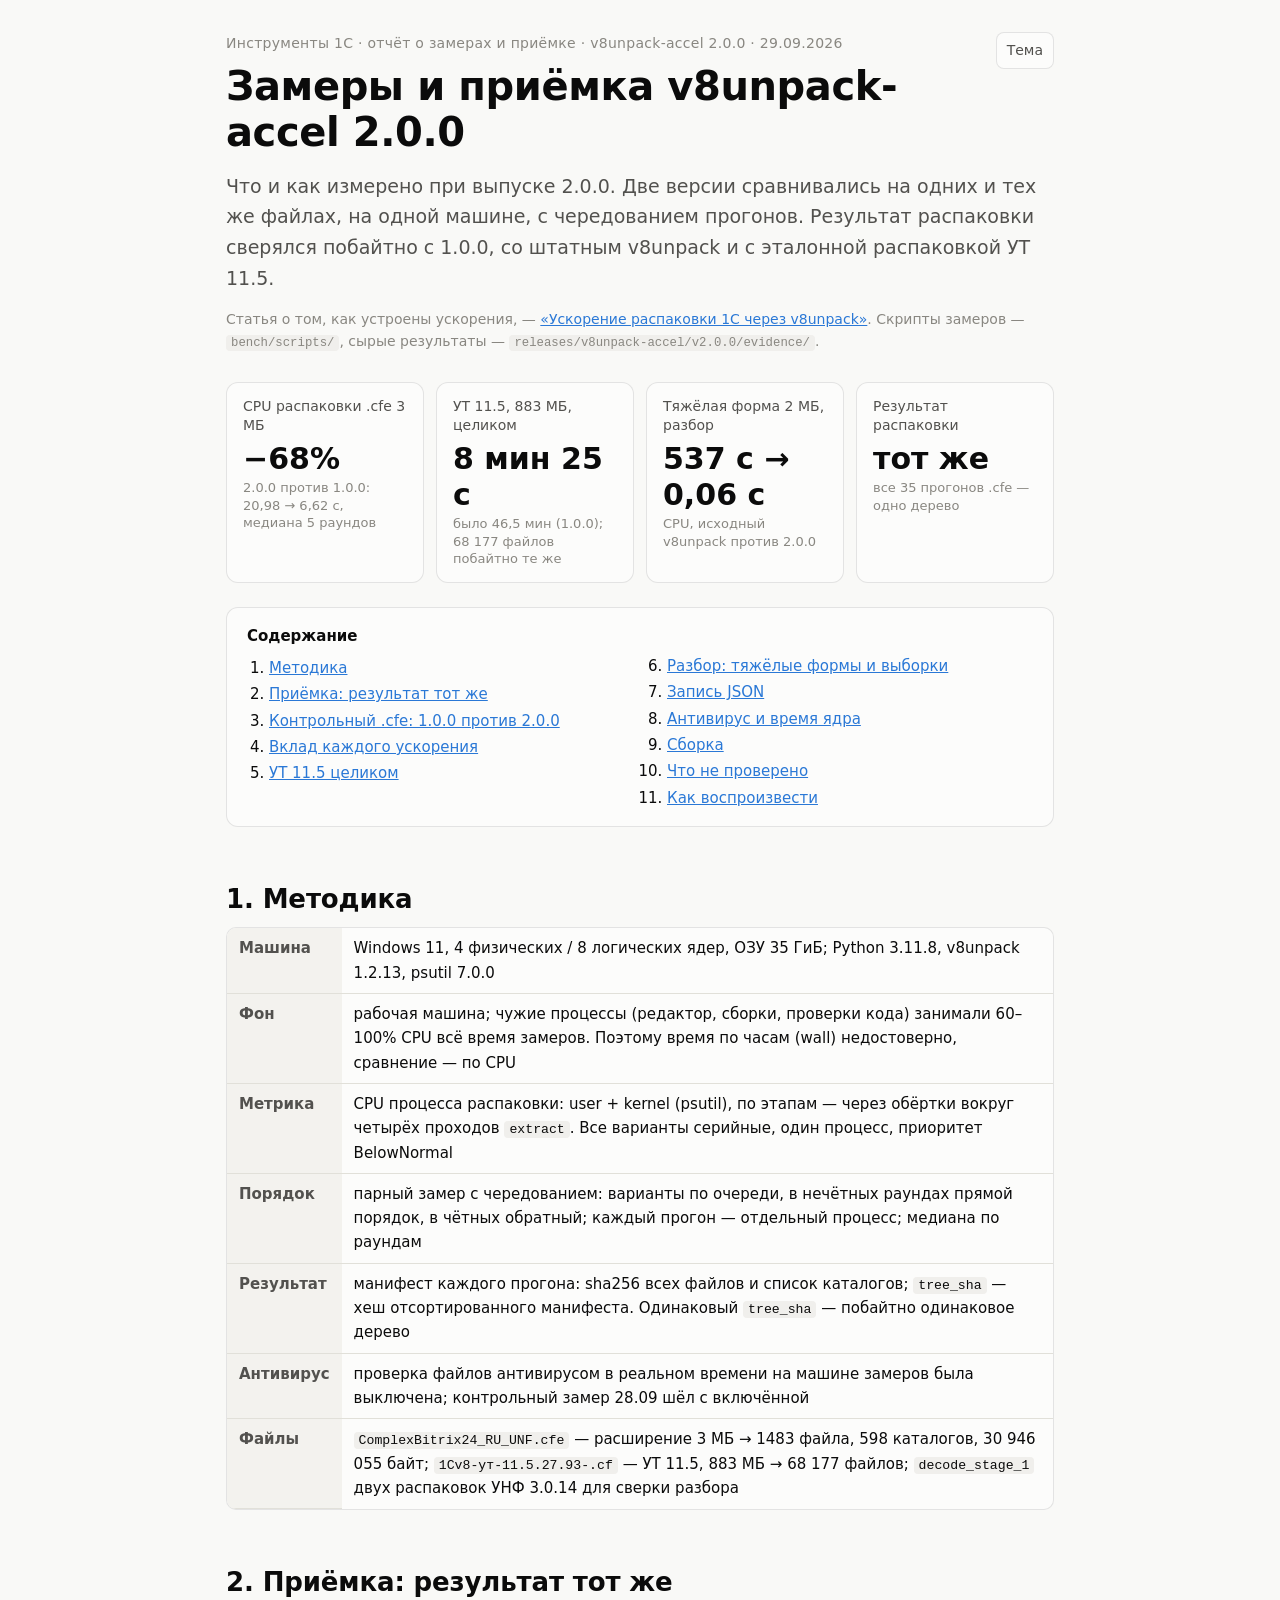
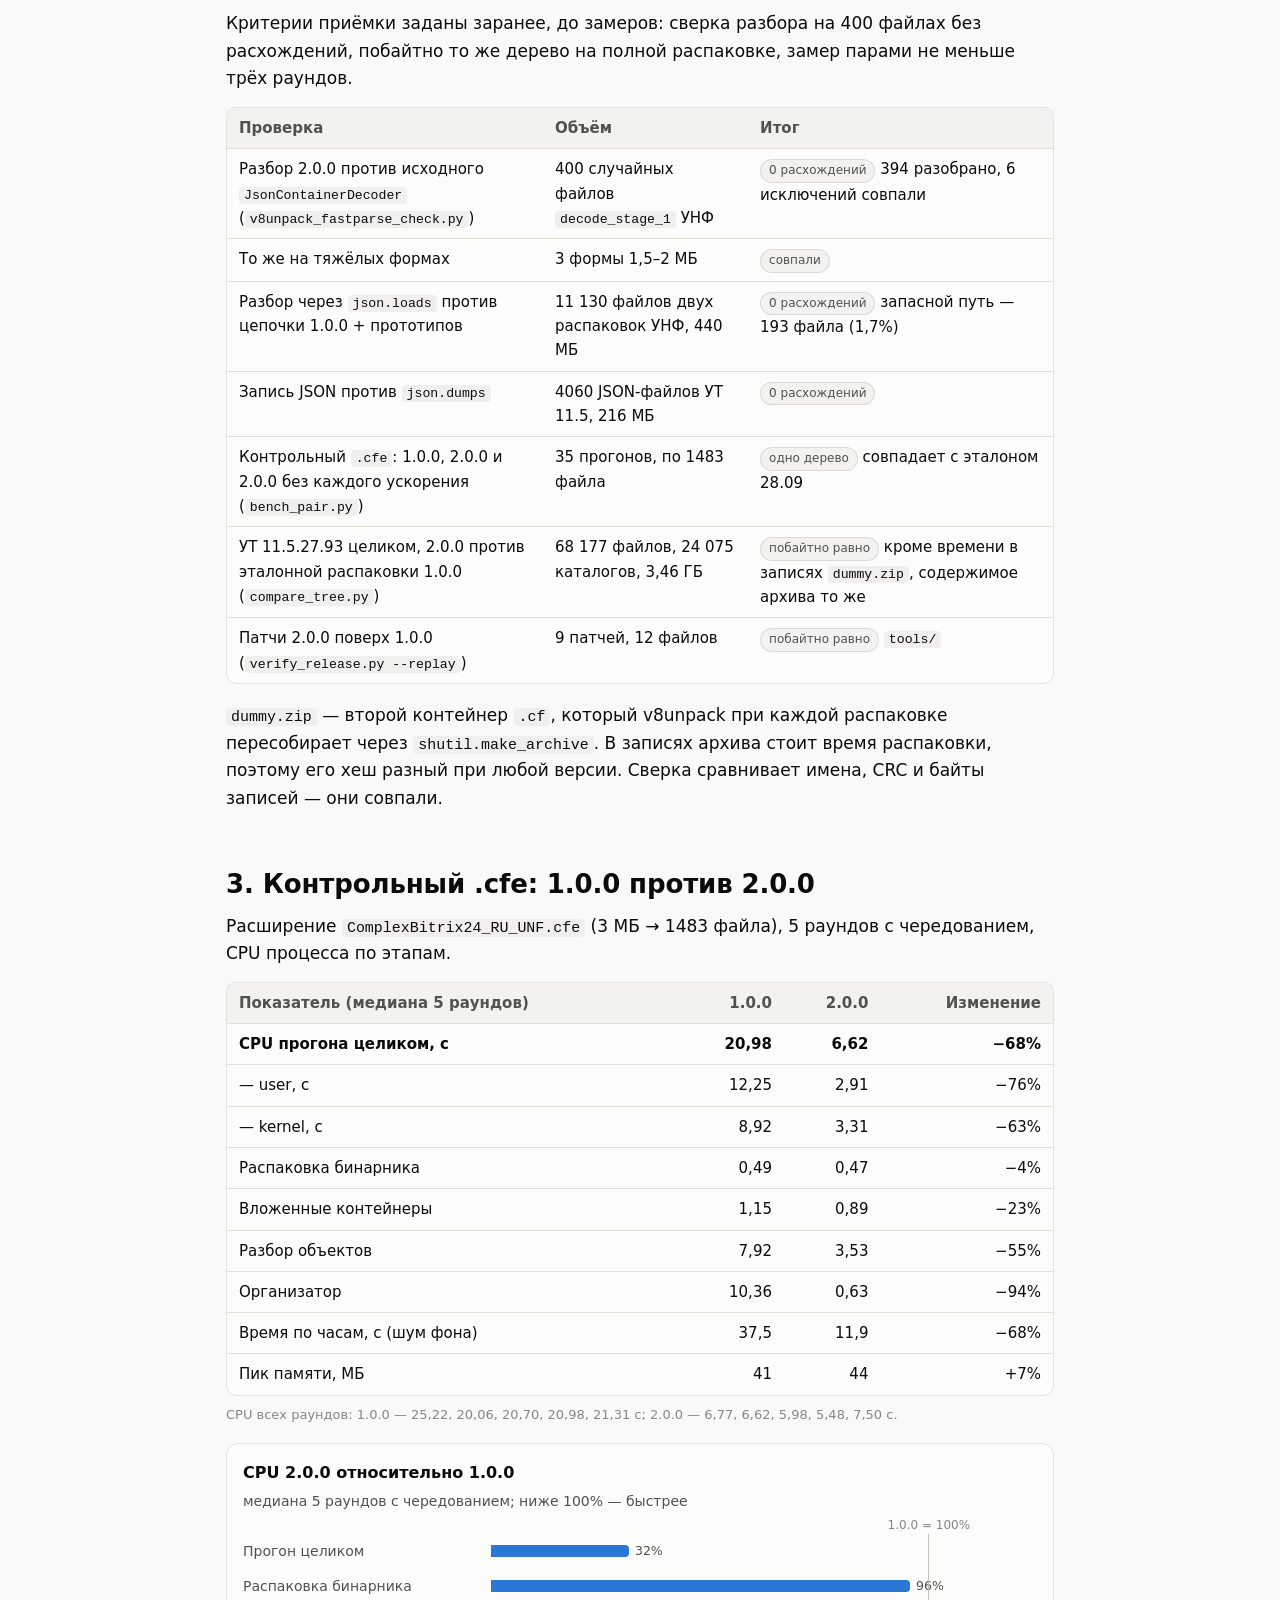
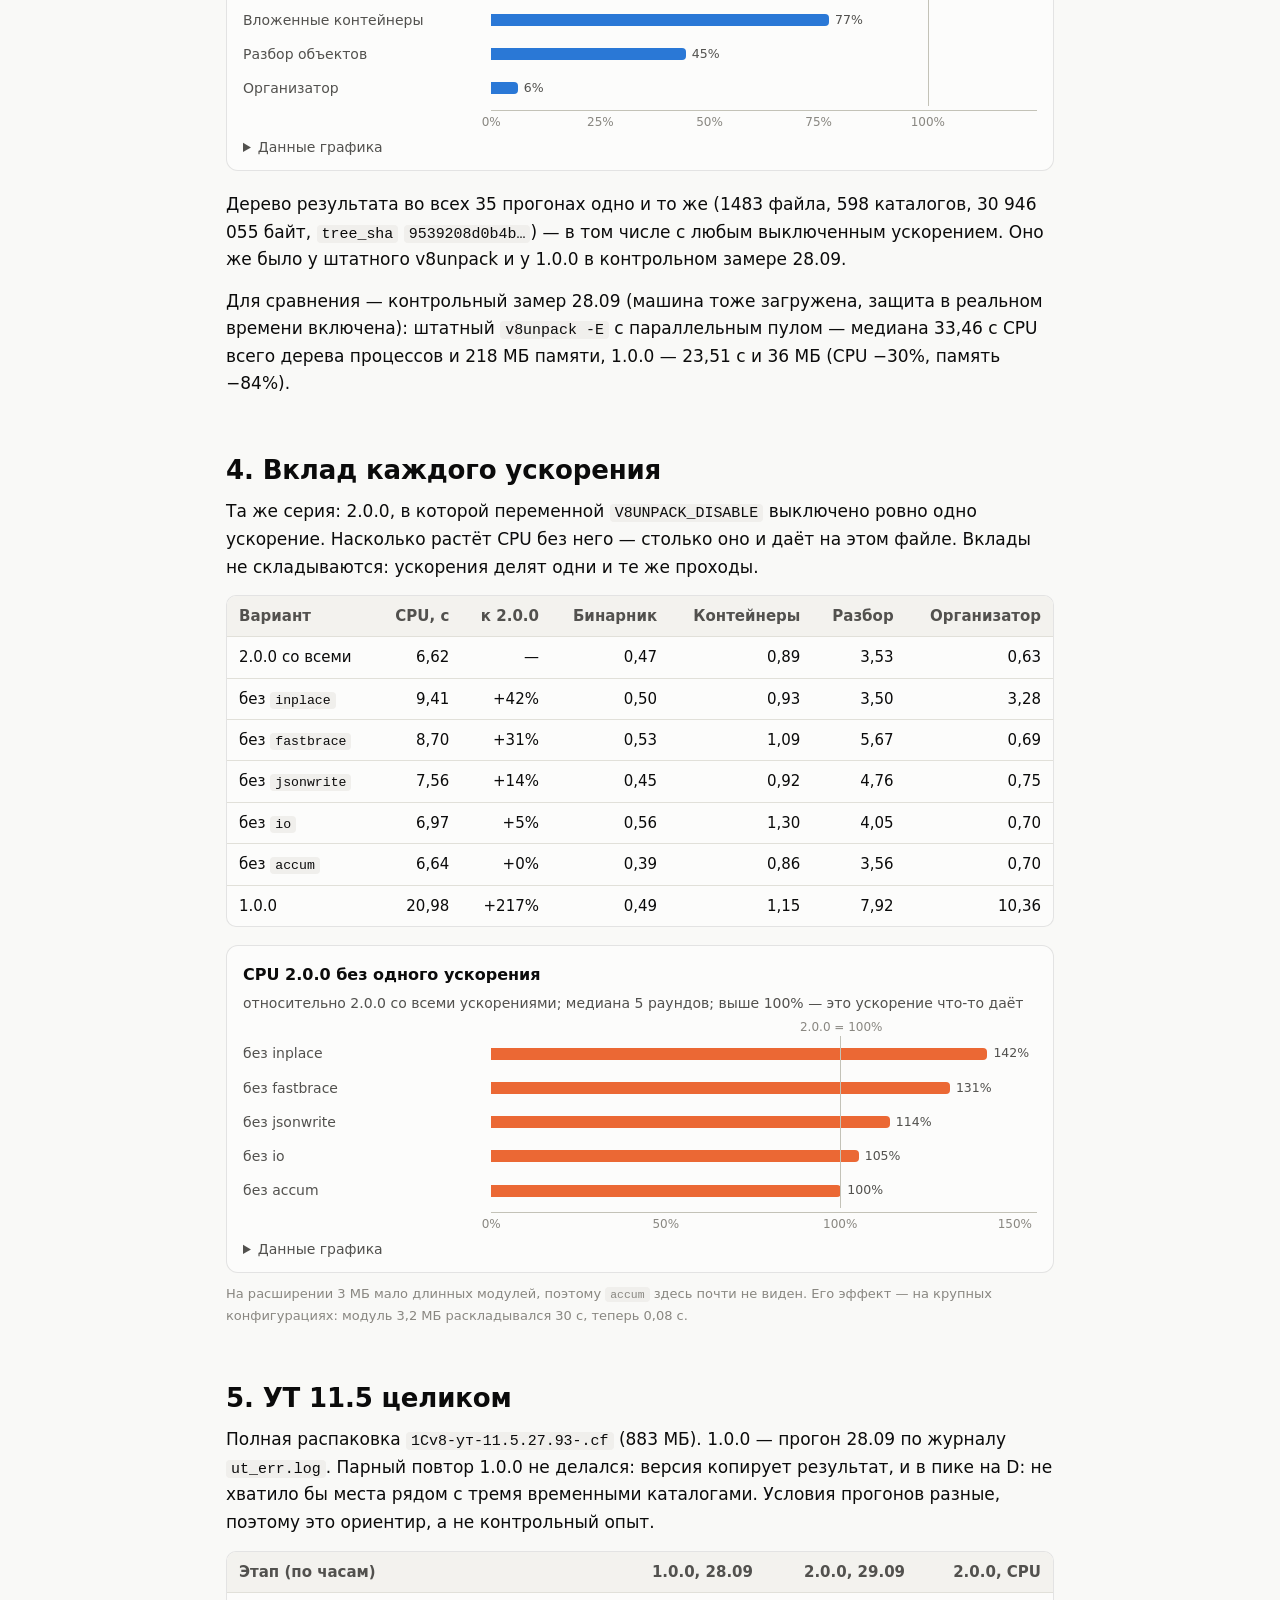
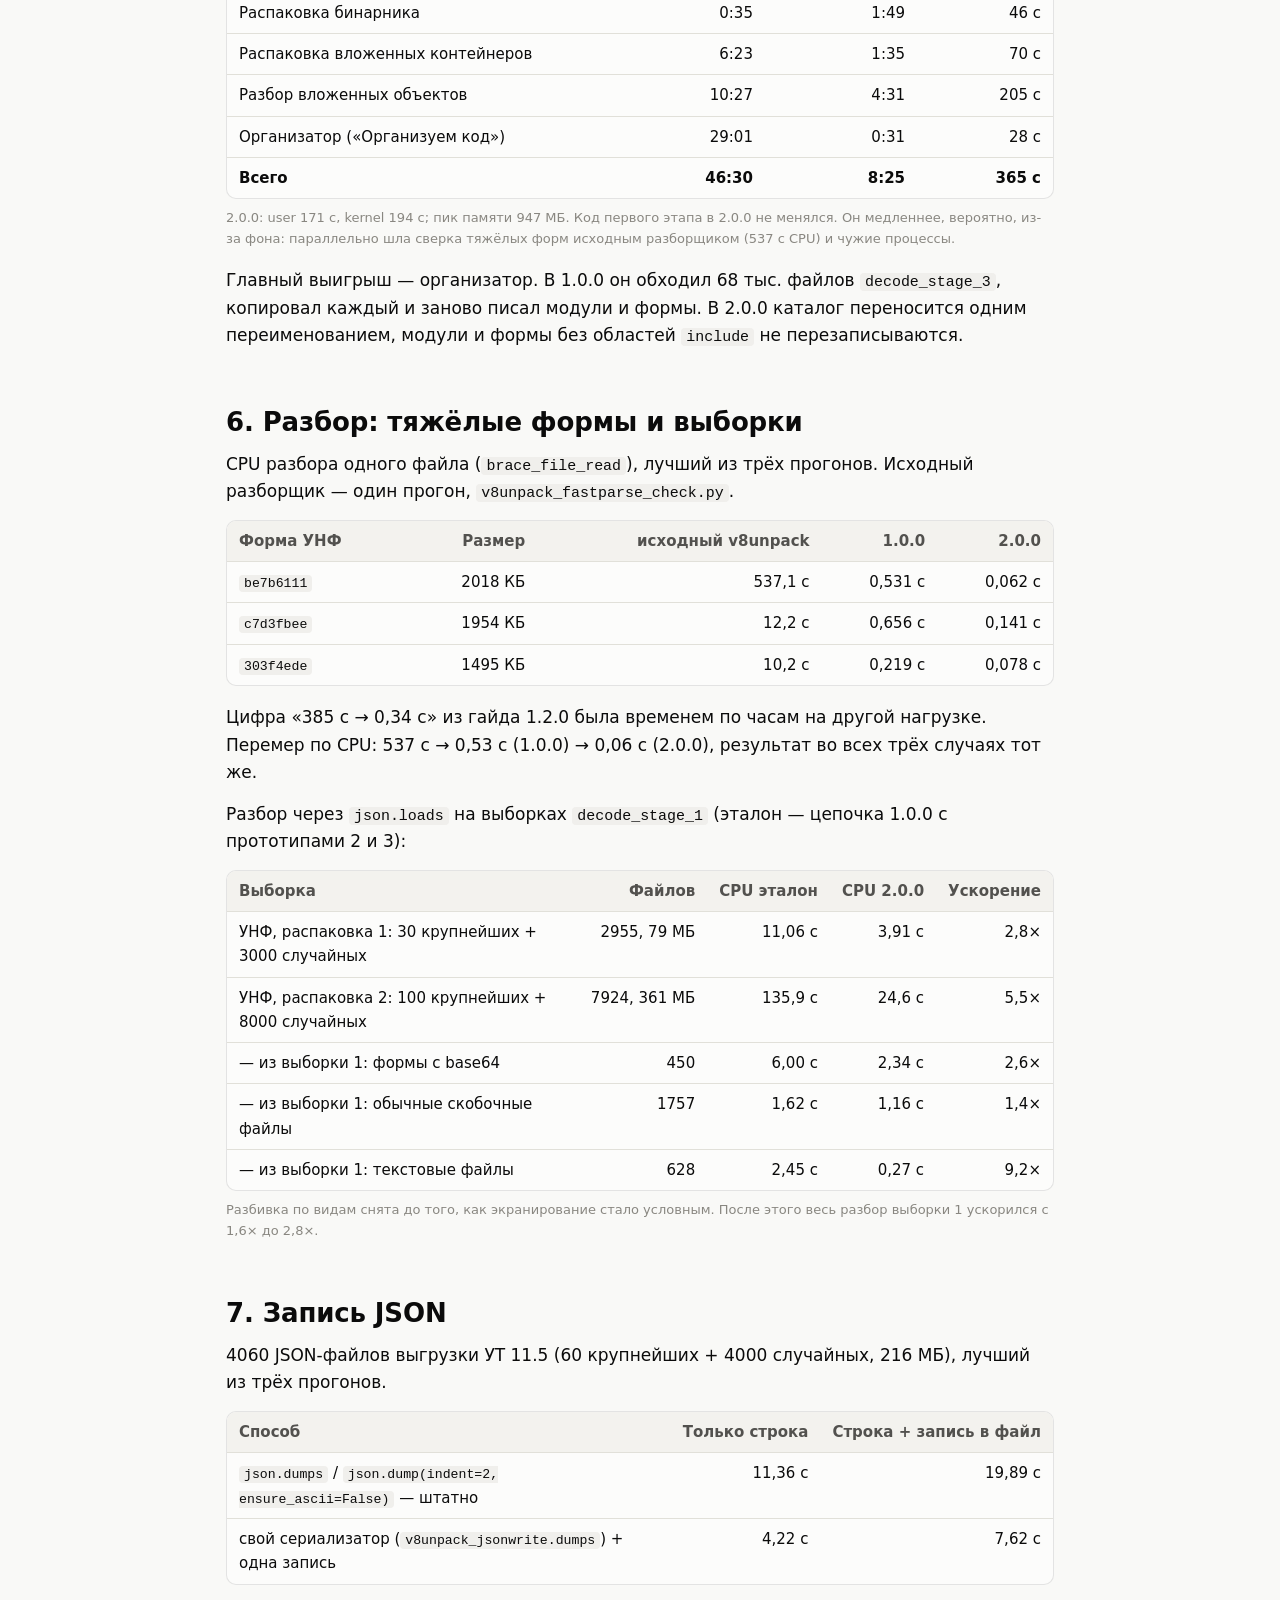
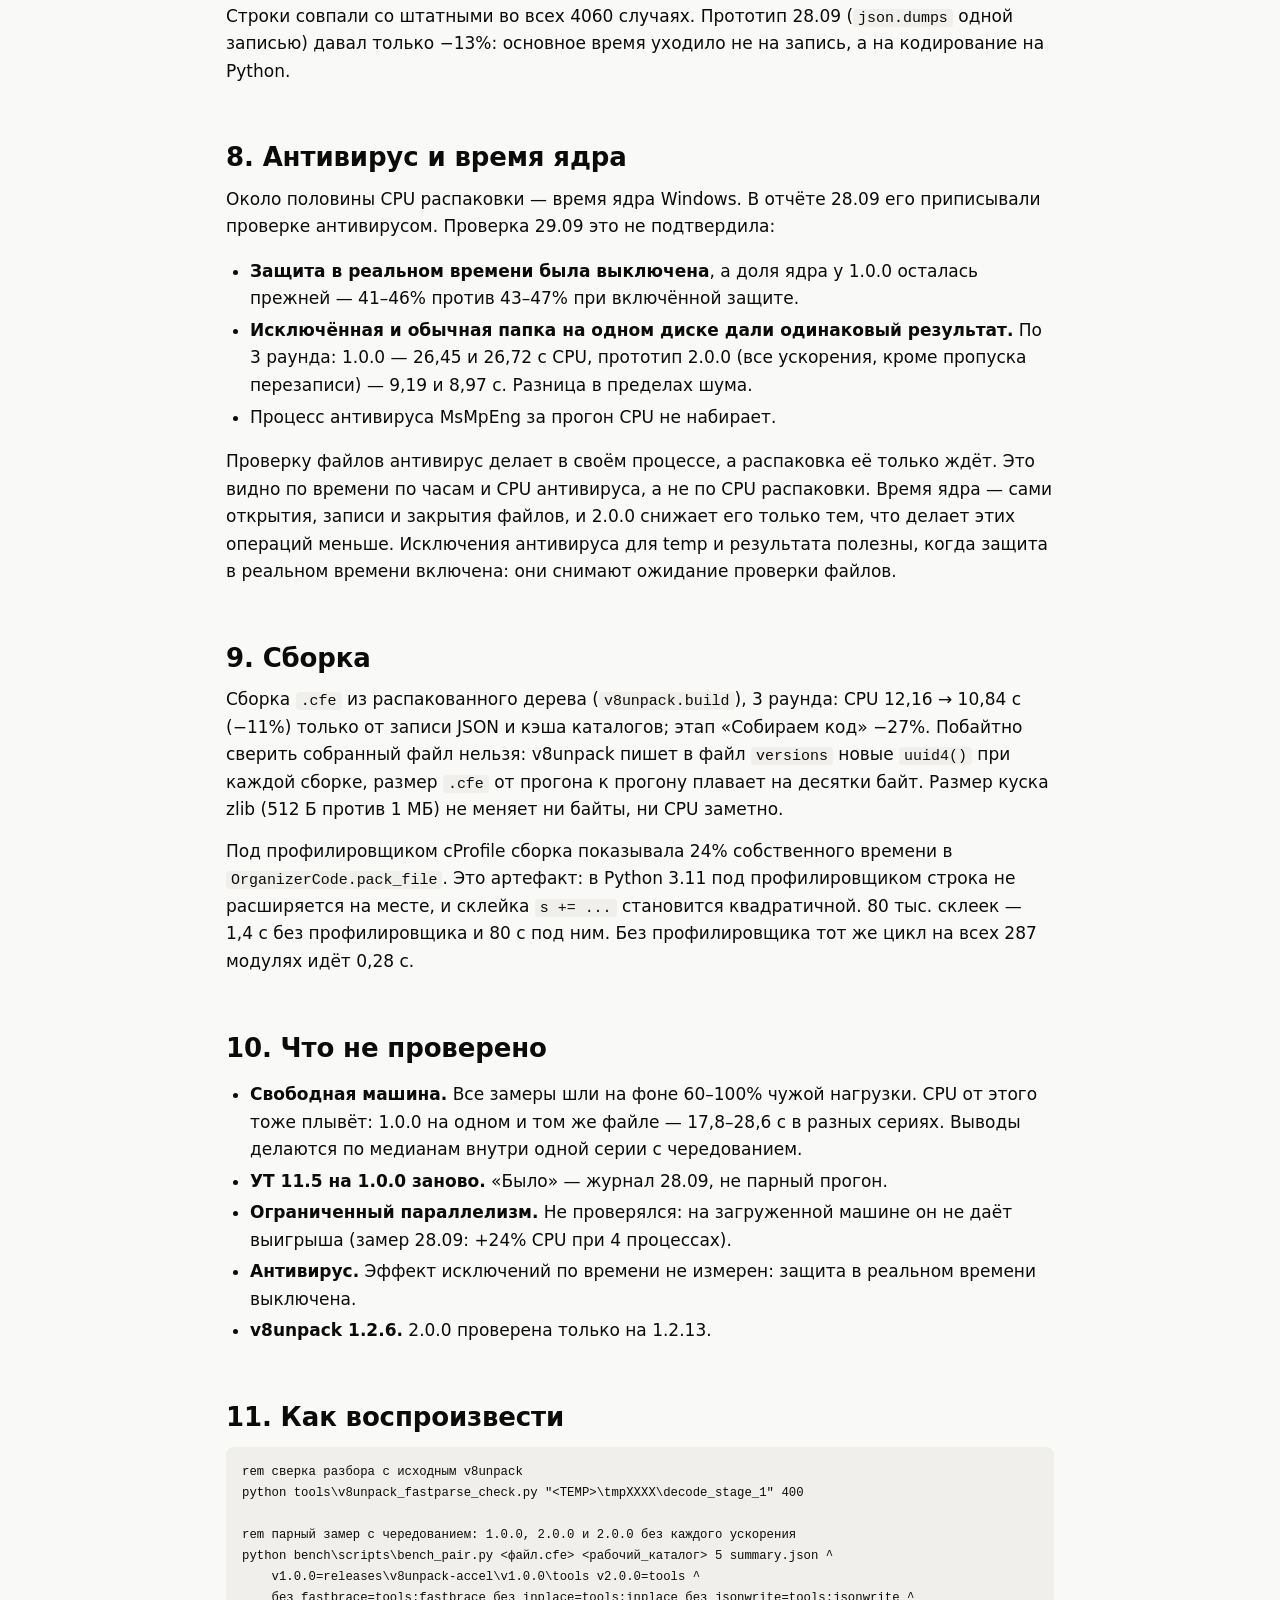
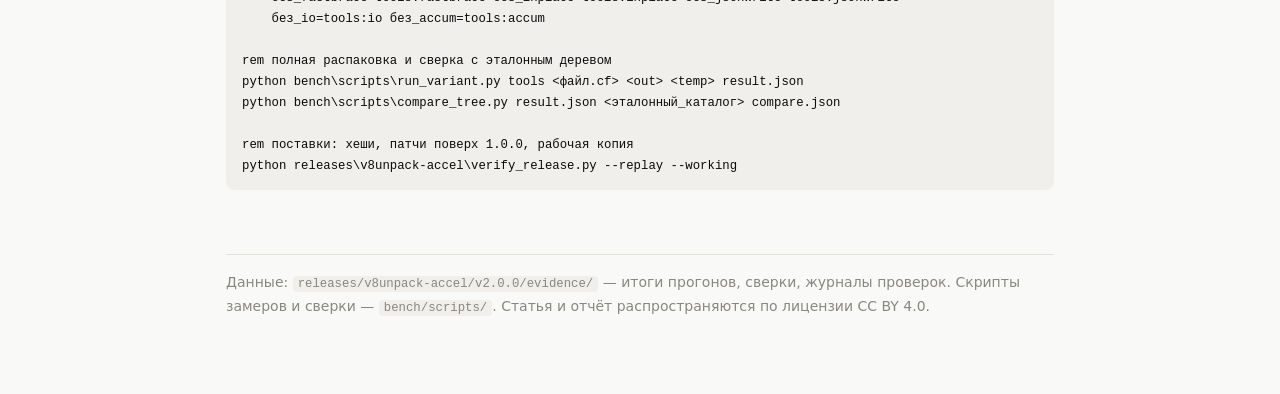
<file: docs/vanteam/Отчёт_замеров_v8unpack.html>
<!DOCTYPE html>
<html lang="ru">
<head>
<meta charset="utf-8">
<meta name="viewport" content="width=device-width, initial-scale=1">
<title>Замеры v8unpack-accel 2.0.0</title>
<meta name="description" content="Отчёт о замерах и приёмке обёрток v8unpack-accel 2.0.0: методика, парный замер с чередованием, вклад каждого ускорения, распаковка УТ 11.5 целиком, сверки результата.">
<style>
:root {
  color-scheme: light;
  --page: #f9f9f7;
  --surface: #fcfcfb;
  --surface-2: #f3f2ee;
  --ink: #0b0b0b;
  --ink-2: #52514e;
  --ink-3: #898781;
  --grid: #e1e0d9;
  --axis: #c3c2b7;
  --border: rgba(11,11,11,0.10);
  --accent: #2a78d6;
  --series-1: #2a78d6;
  --series-2: #eb6834;
  --good: #006300;
  --warn-bg: #fff4dc;
  --warn-ink: #6b4a00;
  --code-bg: #f0efec;
}
@media (prefers-color-scheme: dark) {
  :root:not([data-theme="light"]) {
    color-scheme: dark;
    --page: #0d0d0d;
    --surface: #1a1a19;
    --surface-2: #232321;
    --ink: #ffffff;
    --ink-2: #c3c2b7;
    --ink-3: #898781;
    --grid: #2c2c2a;
    --axis: #383835;
    --border: rgba(255,255,255,0.10);
    --accent: #3987e5;
    --series-1: #3987e5;
    --series-2: #d95926;
    --good: #0ca30c;
    --warn-bg: #2e2612;
    --warn-ink: #f0c56a;
    --code-bg: #262624;
  }
}
:root[data-theme="dark"] {
  color-scheme: dark;
  --page: #0d0d0d;
  --surface: #1a1a19;
  --surface-2: #232321;
  --ink: #ffffff;
  --ink-2: #c3c2b7;
  --ink-3: #898781;
  --grid: #2c2c2a;
  --axis: #383835;
  --border: rgba(255,255,255,0.10);
  --accent: #3987e5;
  --series-1: #3987e5;
  --series-2: #d95926;
  --good: #0ca30c;
  --warn-bg: #2e2612;
  --warn-ink: #f0c56a;
  --code-bg: #262624;
}
* { box-sizing: border-box; }
html { -webkit-text-size-adjust: 100%; }
body {
  margin: 0;
  background: var(--page);
  color: var(--ink);
  font: 17px/1.62 system-ui, -apple-system, "Segoe UI", Roboto, sans-serif;
}
.wrap { max-width: 860px; margin: 0 auto; padding: 32px 16px 80px; }
header.top { display: flex; justify-content: space-between; gap: 16px; align-items: flex-start; }
.theme-btn {
  flex: none; border: 1px solid var(--border); background: var(--surface); color: var(--ink-2);
  border-radius: 8px; padding: 6px 10px; font: inherit; font-size: 14px; cursor: pointer;
}
.kicker { color: var(--ink-3); font-size: 14px; letter-spacing: .02em; margin: 0 0 8px; }
h1 { font-size: clamp(28px, 5vw, 40px); line-height: 1.15; margin: 0 0 16px; letter-spacing: -.01em; }
h2 { font-size: 26px; line-height: 1.25; margin: 56px 0 12px; letter-spacing: -.005em; }
h3 { font-size: 19px; margin: 28px 0 8px; }
p { margin: 0 0 14px; }
.lead { font-size: 19px; color: var(--ink-2); }
.meta { color: var(--ink-3); font-size: 14px; margin-bottom: 28px; }
a { color: var(--accent); }
code {
  font-family: ui-monospace, "Cascadia Mono", Consolas, monospace; font-size: .88em;
  background: var(--code-bg); padding: 1px 5px; border-radius: 4px; overflow-wrap: anywhere;
}
pre {
  background: var(--code-bg); border-radius: 8px; padding: 14px 16px; overflow-x: auto;
  font: 14px/1.5 ui-monospace, "Cascadia Mono", Consolas, monospace;
}
pre code { background: none; padding: 0; }
.note {
  background: var(--warn-bg); color: var(--warn-ink); border-radius: 8px;
  padding: 12px 16px; font-size: 15px; margin: 16px 0;
}
.toc {
  background: var(--surface); border: 1px solid var(--border); border-radius: 12px;
  padding: 16px 20px; margin: 24px 0 8px; font-size: 15px;
}
.toc ol { margin: 6px 0 0; padding-left: 22px; columns: 2 260px; column-gap: 32px; }
.toc li { margin: 2px 0; break-inside: avoid; }
.tiles { display: grid; grid-template-columns: repeat(auto-fit, minmax(180px, 1fr)); gap: 12px; margin: 20px 0; }
.tile {
  background: var(--surface); border: 1px solid var(--border); border-radius: 12px; padding: 14px 16px;
}
.tile .label { color: var(--ink-2); font-size: 14px; line-height: 1.35; }
.tile .value { font-size: 30px; font-weight: 600; line-height: 1.2; margin: 6px 0 2px; }
.tile .sub { color: var(--ink-3); font-size: 13px; line-height: 1.35; }
.table-wrap { overflow-x: auto; margin: 12px 0 18px; border: 1px solid var(--border); border-radius: 10px; background: var(--surface); }
table { border-collapse: collapse; width: 100%; font-size: 15px; }
th, td { padding: 8px 12px; text-align: left; border-bottom: 1px solid var(--grid); vertical-align: top; }
th { color: var(--ink-2); font-weight: 600; background: var(--surface-2); }
tr:last-child td { border-bottom: 0; }
td.num, th.num { text-align: right; font-variant-numeric: tabular-nums; white-space: nowrap; }
.caption { color: var(--ink-3); font-size: 13px; margin: -10px 0 18px; }
ul, ol { padding-left: 24px; }
li { margin: 4px 0; }
.chart {
  background: var(--surface); border: 1px solid var(--border); border-radius: 12px;
  padding: 16px 16px 12px; margin: 16px 0 20px; position: relative;
}
.chart h4 { margin: 0 0 4px; font-size: 16px; }
.chart .sub { color: var(--ink-2); font-size: 14px; margin: 0 0 10px; }
.legend { display: flex; gap: 16px; flex-wrap: wrap; font-size: 14px; color: var(--ink-2); margin: 0 0 10px; }
.legend span::before {
  content: ""; display: inline-block; width: 12px; height: 12px; border-radius: 3px;
  margin-right: 6px; vertical-align: -1px; background: var(--c);
}
.rows { position: relative; margin-top: 22px; }
.row { display: grid; grid-template-columns: minmax(96px, 30%) 1fr; gap: 10px; align-items: center; padding: 6px 0; }
.row .cat { font-size: 14px; color: var(--ink-2); line-height: 1.3; }
.track { position: relative; display: flex; flex-direction: column; gap: 2px; }
.bar-line { display: flex; align-items: center; gap: 6px; min-height: 14px; }
.bar {
  flex: none; height: 12px; border-radius: 0 4px 4px 0; background: var(--c); min-width: 2px;
}
.bar-val { font-size: 12.5px; color: var(--ink-2); font-variant-numeric: tabular-nums; white-space: nowrap; }
.bar-hit { display: flex; align-items: center; gap: 6px; flex: 1; cursor: default; padding: 1px 0; }
.ref {
  position: absolute; top: 0; bottom: 0; width: 0; border-left: 1px solid var(--axis); pointer-events: none;
}
.ref-label { position: absolute; top: -18px; transform: translateX(-50%); font-size: 12px; color: var(--ink-3); white-space: nowrap; }
.axis { display: grid; grid-template-columns: minmax(96px, 30%) 1fr; gap: 10px; margin-top: 4px; }
.axis .ticks { position: relative; height: 18px; border-top: 1px solid var(--axis); }
.axis .ticks span { position: absolute; top: 2px; transform: translateX(-50%); font-size: 12px; color: var(--ink-3); font-variant-numeric: tabular-nums; }
.tip {
  position: fixed; z-index: 10; pointer-events: none; background: var(--surface); color: var(--ink);
  border: 1px solid var(--border); border-radius: 8px; padding: 8px 10px; font-size: 13px;
  box-shadow: 0 4px 16px rgba(0,0,0,.14); opacity: 0; transition: opacity .08s; max-width: 260px;
}
.tip b { font-weight: 600; }
details.data { margin-top: 8px; font-size: 14px; }
details.data summary { cursor: pointer; color: var(--ink-2); }
.pill { display: inline-block; font-size: 12px; padding: 1px 8px; border-radius: 99px; background: var(--surface-2); color: var(--ink-2); border: 1px solid var(--border); }
footer { margin-top: 64px; color: var(--ink-3); font-size: 14px; border-top: 1px solid var(--grid); padding-top: 16px; }
@media (max-width: 560px) {
  body { font-size: 16px; }
  h2 { font-size: 22px; }
  .row, .axis { grid-template-columns: 88px 1fr; }
}
@media print {
  .theme-btn, .tip { display: none; }
  body { background: #fff; }
}
</style>
</head>
<body>
<div class="wrap">

<header class="top">
  <div>
    <p class="kicker">Инструменты 1С · отчёт о замерах и приёмке · v8unpack-accel 2.0.0 · 29.09.2026</p>
    <h1>Замеры и приёмка v8unpack-accel 2.0.0</h1>
  </div>
  <button class="theme-btn" id="themeBtn" type="button" aria-label="Переключить тему">Тема</button>
</header>

<p class="lead">Что и как измерено при выпуске 2.0.0. Две версии сравнивались на одних и тех же файлах, на одной машине, с чередованием прогонов. Результат распаковки сверялся побайтно с 1.0.0, со штатным v8unpack и с эталонной распаковкой УТ 11.5.</p>

<p class="meta">Статья о том, как устроены ускорения, — <a href="Оптимизация_распаковки_v8unpack.html">«Ускорение распаковки 1С через v8unpack»</a>. Скрипты замеров — <code>bench/scripts/</code>, сырые результаты — <code>releases/v8unpack-accel/v2.0.0/evidence/</code>.</p>

<div class="tiles" aria-label="Коротко">
  <div class="tile"><div class="label">CPU распаковки .cfe 3 МБ</div><div class="value">−68%</div><div class="sub">2.0.0 против 1.0.0: 20,98 → 6,62 с, медиана 5 раундов</div></div>
  <div class="tile"><div class="label">УТ 11.5, 883 МБ, целиком</div><div class="value">8 мин 25 с</div><div class="sub">было 46,5 мин (1.0.0); 68&nbsp;177 файлов побайтно те же</div></div>
  <div class="tile"><div class="label">Тяжёлая форма 2 МБ, разбор</div><div class="value">537 с → 0,06 с</div><div class="sub">CPU, исходный v8unpack против 2.0.0</div></div>
  <div class="tile"><div class="label">Результат распаковки</div><div class="value">тот же</div><div class="sub">все 35 прогонов .cfe — одно дерево</div></div>
</div>

<nav class="toc" aria-label="Содержание">
  <b>Содержание</b>
  <ol>
    <li><a href="#method">Методика</a></li>
    <li><a href="#accept">Приёмка: результат тот же</a></li>
    <li><a href="#cfe">Контрольный .cfe: 1.0.0 против 2.0.0</a></li>
    <li><a href="#ablation">Вклад каждого ускорения</a></li>
    <li><a href="#ut">УТ 11.5 целиком</a></li>
    <li><a href="#parse">Разбор: тяжёлые формы и выборки</a></li>
    <li><a href="#json">Запись JSON</a></li>
    <li><a href="#av">Антивирус и время ядра</a></li>
    <li><a href="#build">Сборка</a></li>
    <li><a href="#gaps">Что не проверено</a></li>
    <li><a href="#repro">Как воспроизвести</a></li>
  </ol>
</nav>

<h2 id="method">1. Методика</h2>
<div class="table-wrap"><table>
  <tbody>
    <tr><th>Машина</th><td>Windows 11, 4 физических / 8 логических ядер, ОЗУ 35 ГиБ; Python 3.11.8, v8unpack 1.2.13, psutil 7.0.0</td></tr>
    <tr><th>Фон</th><td>рабочая машина; чужие процессы (редактор, сборки, проверки кода) занимали 60–100% CPU всё время замеров. Поэтому время по часам (wall) недостоверно, сравнение — по CPU</td></tr>
    <tr><th>Метрика</th><td>CPU процесса распаковки: user + kernel (psutil), по этапам — через обёртки вокруг четырёх проходов <code>extract</code>. Все варианты серийные, один процесс, приоритет BelowNormal</td></tr>
    <tr><th>Порядок</th><td>парный замер с чередованием: варианты по очереди, в нечётных раундах прямой порядок, в чётных обратный; каждый прогон — отдельный процесс; медиана по раундам</td></tr>
    <tr><th>Результат</th><td>манифест каждого прогона: sha256 всех файлов и список каталогов; <code>tree_sha</code> — хеш отсортированного манифеста. Одинаковый <code>tree_sha</code> — побайтно одинаковое дерево</td></tr>
    <tr><th>Антивирус</th><td>проверка файлов антивирусом в реальном времени на машине замеров была выключена; контрольный замер 28.09 шёл с включённой</td></tr>
    <tr><th>Файлы</th><td><code>ComplexBitrix24_RU_UNF.cfe</code> — расширение 3 МБ → 1483 файла, 598 каталогов, 30 946 055 байт; <code>1Cv8-ут-11.5.27.93-.cf</code> — УТ 11.5, 883 МБ → 68 177 файлов; <code>decode_stage_1</code> двух распаковок УНФ 3.0.14 для сверки разбора</td></tr>
  </tbody>
</table></div>

<h2 id="accept">2. Приёмка: результат тот же</h2>
<p>Критерии приёмки заданы заранее, до замеров: сверка разбора на 400 файлах без расхождений, побайтно то же дерево на полной распаковке, замер парами не меньше трёх раундов.</p>
<div class="table-wrap"><table>
  <thead><tr><th>Проверка</th><th>Объём</th><th>Итог</th></tr></thead>
  <tbody>
    <tr><td>Разбор 2.0.0 против исходного <code>JsonContainerDecoder</code> (<code>v8unpack_fastparse_check.py</code>)</td><td>400 случайных файлов <code>decode_stage_1</code> УНФ</td><td><span class="pill">0 расхождений</span> 394 разобрано, 6 исключений совпали</td></tr>
    <tr><td>То же на тяжёлых формах</td><td>3 формы 1,5–2 МБ</td><td><span class="pill">совпали</span></td></tr>
    <tr><td>Разбор через <code>json.loads</code> против цепочки 1.0.0 + прототипов</td><td>11 130 файлов двух распаковок УНФ, 440 МБ</td><td><span class="pill">0 расхождений</span> запасной путь — 193 файла (1,7%)</td></tr>
    <tr><td>Запись JSON против <code>json.dumps</code></td><td>4060 JSON-файлов УТ 11.5, 216 МБ</td><td><span class="pill">0 расхождений</span></td></tr>
    <tr><td>Контрольный <code>.cfe</code>: 1.0.0, 2.0.0 и 2.0.0 без каждого ускорения (<code>bench_pair.py</code>)</td><td>35 прогонов, по 1483 файла</td><td><span class="pill">одно дерево</span> совпадает с эталоном 28.09</td></tr>
    <tr><td>УТ 11.5.27.93 целиком, 2.0.0 против эталонной распаковки 1.0.0 (<code>compare_tree.py</code>)</td><td>68 177 файлов, 24 075 каталогов, 3,46 ГБ</td><td><span class="pill">побайтно равно</span> кроме времени в записях <code>dummy.zip</code>, содержимое архива то же</td></tr>
    <tr><td>Патчи 2.0.0 поверх 1.0.0 (<code>verify_release.py --replay</code>)</td><td>9 патчей, 12 файлов</td><td><span class="pill">побайтно равно</span> <code>tools/</code></td></tr>
  </tbody>
</table></div>
<p><code>dummy.zip</code> — второй контейнер <code>.cf</code>, который v8unpack при каждой распаковке пересобирает через <code>shutil.make_archive</code>. В записях архива стоит время распаковки, поэтому его хеш разный при любой версии. Сверка сравнивает имена, CRC и байты записей — они совпали.</p>

<h2 id="cfe">3. Контрольный .cfe: 1.0.0 против 2.0.0</h2>
<div id="cfeBody"><p>Расширение <code>ComplexBitrix24_RU_UNF.cfe</code> (3 МБ → 1483 файла), 5 раундов с чередованием, CPU процесса по этапам.</p>
<div class="table-wrap"><table>
  <thead><tr><th>Показатель (медиана 5 раундов)</th><th class="num">1.0.0</th><th class="num">2.0.0</th><th class="num">Изменение</th></tr></thead>
  <tbody>
    <tr><td><b>CPU прогона целиком, с</b></td><td class="num"><b>20,98</b></td><td class="num"><b>6,62</b></td><td class="num"><b>−68%</b></td></tr>
    <tr><td>— user, с</td><td class="num">12,25</td><td class="num">2,91</td><td class="num">−76%</td></tr>
    <tr><td>— kernel, с</td><td class="num">8,92</td><td class="num">3,31</td><td class="num">−63%</td></tr>
    <tr><td>Распаковка бинарника</td><td class="num">0,49</td><td class="num">0,47</td><td class="num">−4%</td></tr><tr><td>Вложенные контейнеры</td><td class="num">1,15</td><td class="num">0,89</td><td class="num">−23%</td></tr><tr><td>Разбор объектов</td><td class="num">7,92</td><td class="num">3,53</td><td class="num">−55%</td></tr><tr><td>Организатор</td><td class="num">10,36</td><td class="num">0,63</td><td class="num">−94%</td></tr>
    <tr><td>Время по часам, с (шум фона)</td><td class="num">37,5</td><td class="num">11,9</td><td class="num">−68%</td></tr>
    <tr><td>Пик памяти, МБ</td><td class="num">41</td><td class="num">44</td><td class="num">+7%</td></tr>
  </tbody>
</table></div>
<p class="caption">CPU всех раундов: 1.0.0 — 25,22, 20,06, 20,70, 20,98, 21,31 с; 2.0.0 — 6,77, 6,62, 5,98, 5,48, 7,50 с.</p>
<div class="chart" id="chCfe"></div>
<p>Дерево результата во всех 35 прогонах одно и то же (1483 файла, 598 каталогов, 30 946 055 байт, <code>tree_sha</code> <code>9539208d0b4b…</code>) — в том числе с любым выключенным ускорением. Оно же было у штатного v8unpack и у 1.0.0 в контрольном замере 28.09.</p>
<p>Для сравнения — контрольный замер 28.09 (машина тоже загружена, защита в реальном времени включена): штатный <code>v8unpack -E</code> с параллельным пулом — медиана 33,46 с CPU всего дерева процессов и 218 МБ памяти, 1.0.0 — 23,51 с и 36 МБ (CPU −30%, память −84%).</p></div>

<h2 id="ablation">4. Вклад каждого ускорения</h2>
<div id="ablBody"><p>Та же серия: 2.0.0, в которой переменной <code>V8UNPACK_DISABLE</code> выключено ровно одно ускорение. Насколько растёт CPU без него — столько оно и даёт на этом файле. Вклады не складываются: ускорения делят одни и те же проходы.</p>
<div class="table-wrap"><table>
  <thead><tr><th>Вариант</th><th class="num">CPU, с</th><th class="num">к 2.0.0</th><th class="num">Бинарник</th><th class="num">Контейнеры</th><th class="num">Разбор</th><th class="num">Организатор</th></tr></thead>
  <tbody>
    <tr><td style="white-space:nowrap">2.0.0 со всеми</td><td class="num">6,62</td><td class="num">—</td><td class="num">0,47</td><td class="num">0,89</td><td class="num">3,53</td><td class="num">0,63</td></tr>
    <tr><td style="white-space:nowrap">без <code>inplace</code></td><td class="num">9,41</td><td class="num">+42%</td><td class="num">0,50</td><td class="num">0,93</td><td class="num">3,50</td><td class="num">3,28</td></tr><tr><td style="white-space:nowrap">без <code>fastbrace</code></td><td class="num">8,70</td><td class="num">+31%</td><td class="num">0,53</td><td class="num">1,09</td><td class="num">5,67</td><td class="num">0,69</td></tr><tr><td style="white-space:nowrap">без <code>jsonwrite</code></td><td class="num">7,56</td><td class="num">+14%</td><td class="num">0,45</td><td class="num">0,92</td><td class="num">4,76</td><td class="num">0,75</td></tr><tr><td style="white-space:nowrap">без <code>io</code></td><td class="num">6,97</td><td class="num">+5%</td><td class="num">0,56</td><td class="num">1,30</td><td class="num">4,05</td><td class="num">0,70</td></tr><tr><td style="white-space:nowrap">без <code>accum</code></td><td class="num">6,64</td><td class="num">+0%</td><td class="num">0,39</td><td class="num">0,86</td><td class="num">3,56</td><td class="num">0,70</td></tr>
    <tr><td>1.0.0</td><td class="num">20,98</td><td class="num">+217%</td><td class="num">0,49</td><td class="num">1,15</td><td class="num">7,92</td><td class="num">10,36</td></tr>
  </tbody>
</table></div>
<div class="chart" id="chAbl"></div>
<p class="caption">На расширении 3 МБ мало длинных модулей, поэтому <code>accum</code> здесь почти не виден. Его эффект — на крупных конфигурациях: модуль 3,2 МБ раскладывался 30 с, теперь 0,08 с.</p></div>

<h2 id="ut">5. УТ 11.5 целиком</h2>
<p>Полная распаковка <code>1Cv8-ут-11.5.27.93-.cf</code> (883 МБ). 1.0.0 — прогон 28.09 по журналу <code>ut_err.log</code>. Парный повтор 1.0.0 не делался: версия копирует результат, и в пике на D: не хватило бы места рядом с тремя временными каталогами. Условия прогонов разные, поэтому это ориентир, а не контрольный опыт.</p>
<div class="table-wrap"><table>
  <thead><tr><th>Этап (по часам)</th><th class="num">1.0.0, 28.09</th><th class="num">2.0.0, 29.09</th><th class="num">2.0.0, CPU</th></tr></thead>
  <tbody>
    <tr><td>Распаковка бинарника</td><td class="num">0:35</td><td class="num">1:49</td><td class="num">46 с</td></tr>
    <tr><td>Распаковка вложенных контейнеров</td><td class="num">6:23</td><td class="num">1:35</td><td class="num">70 с</td></tr>
    <tr><td>Разбор вложенных объектов</td><td class="num">10:27</td><td class="num">4:31</td><td class="num">205 с</td></tr>
    <tr><td>Организатор («Организуем код»)</td><td class="num">29:01</td><td class="num">0:31</td><td class="num">28 с</td></tr>
    <tr><td><b>Всего</b></td><td class="num"><b>46:30</b></td><td class="num"><b>8:25</b></td><td class="num"><b>365 с</b></td></tr>
  </tbody>
</table></div>
<p class="caption">2.0.0: user 171 с, kernel 194 с; пик памяти 947 МБ. Код первого этапа в 2.0.0 не менялся. Он медленнее, вероятно, из-за фона: параллельно шла сверка тяжёлых форм исходным разборщиком (537 с CPU) и чужие процессы.</p>
<p>Главный выигрыш — организатор. В 1.0.0 он обходил 68 тыс. файлов <code>decode_stage_3</code>, копировал каждый и заново писал модули и формы. В 2.0.0 каталог переносится одним переименованием, модули и формы без областей <code>include</code> не перезаписываются.</p>

<h2 id="parse">6. Разбор: тяжёлые формы и выборки</h2>
<p>CPU разбора одного файла (<code>brace_file_read</code>), лучший из трёх прогонов. Исходный разборщик — один прогон, <code>v8unpack_fastparse_check.py</code>.</p>
<div class="table-wrap"><table>
  <thead><tr><th>Форма УНФ</th><th class="num">Размер</th><th class="num">исходный v8unpack</th><th class="num">1.0.0</th><th class="num">2.0.0</th></tr></thead>
  <tbody>
    <tr><td><code>be7b6111</code></td><td class="num">2018 КБ</td><td class="num">537,1 с</td><td class="num">0,531 с</td><td class="num">0,062 с</td></tr>
    <tr><td><code>c7d3fbee</code></td><td class="num">1954 КБ</td><td class="num">12,2 с</td><td class="num">0,656 с</td><td class="num">0,141 с</td></tr>
    <tr><td><code>303f4ede</code></td><td class="num">1495 КБ</td><td class="num">10,2 с</td><td class="num">0,219 с</td><td class="num">0,078 с</td></tr>
  </tbody>
</table></div>
<p>Цифра «385 с → 0,34 с» из гайда 1.2.0 была временем по часам на другой нагрузке. Перемер по CPU: 537 с → 0,53 с (1.0.0) → 0,06 с (2.0.0), результат во всех трёх случаях тот же.</p>
<p>Разбор через <code>json.loads</code> на выборках <code>decode_stage_1</code> (эталон — цепочка 1.0.0 с прототипами 2 и 3):</p>
<div class="table-wrap"><table>
  <thead><tr><th>Выборка</th><th class="num">Файлов</th><th class="num">CPU эталон</th><th class="num">CPU 2.0.0</th><th class="num">Ускорение</th></tr></thead>
  <tbody>
    <tr><td>УНФ, распаковка 1: 30 крупнейших + 3000 случайных</td><td class="num">2955, 79 МБ</td><td class="num">11,06 с</td><td class="num">3,91 с</td><td class="num">2,8×</td></tr>
    <tr><td>УНФ, распаковка 2: 100 крупнейших + 8000 случайных</td><td class="num">7924, 361 МБ</td><td class="num">135,9 с</td><td class="num">24,6 с</td><td class="num">5,5×</td></tr>
    <tr><td>— из выборки 1: формы с base64</td><td class="num">450</td><td class="num">6,00 с</td><td class="num">2,34 с</td><td class="num">2,6×</td></tr>
    <tr><td>— из выборки 1: обычные скобочные файлы</td><td class="num">1757</td><td class="num">1,62 с</td><td class="num">1,16 с</td><td class="num">1,4×</td></tr>
    <tr><td>— из выборки 1: текстовые файлы</td><td class="num">628</td><td class="num">2,45 с</td><td class="num">0,27 с</td><td class="num">9,2×</td></tr>
  </tbody>
</table></div>
<p class="caption">Разбивка по видам снята до того, как экранирование стало условным. После этого весь разбор выборки 1 ускорился с 1,6× до 2,8×.</p>

<h2 id="json">7. Запись JSON</h2>
<p>4060 JSON-файлов выгрузки УТ 11.5 (60 крупнейших + 4000 случайных, 216 МБ), лучший из трёх прогонов.</p>
<div class="table-wrap"><table>
  <thead><tr><th>Способ</th><th class="num">Только строка</th><th class="num">Строка + запись в файл</th></tr></thead>
  <tbody>
    <tr><td><code>json.dumps</code> / <code>json.dump(indent=2, ensure_ascii=False)</code> — штатно</td><td class="num">11,36 с</td><td class="num">19,89 с</td></tr>
    <tr><td>свой сериализатор (<code>v8unpack_jsonwrite.dumps</code>) + одна запись</td><td class="num">4,22 с</td><td class="num">7,62 с</td></tr>
  </tbody>
</table></div>
<p>Строки совпали со штатными во всех 4060 случаях. Прототип 28.09 (<code>json.dumps</code> одной записью) давал только −13%: основное время уходило не на запись, а на кодирование на Python.</p>

<h2 id="av">8. Антивирус и время ядра</h2>
<p>Около половины CPU распаковки — время ядра Windows. В отчёте 28.09 его приписывали проверке антивирусом. Проверка 29.09 это не подтвердила:</p>
<ul>
  <li><b>Защита в реальном времени была выключена</b>, а доля ядра у 1.0.0 осталась прежней — 41–46% против 43–47% при включённой защите.</li>
  <li><b>Исключённая и обычная папка на одном диске дали одинаковый результат.</b> По 3 раунда: 1.0.0 — 26,45 и 26,72 с CPU, прототип 2.0.0 (все ускорения, кроме пропуска перезаписи) — 9,19 и 8,97 с. Разница в пределах шума.</li>
  <li>Процесс антивируса MsMpEng за прогон CPU не набирает.</li>
</ul>
<p>Проверку файлов антивирус делает в своём процессе, а распаковка её только ждёт. Это видно по времени по часам и CPU антивируса, а не по CPU распаковки. Время ядра — сами открытия, записи и закрытия файлов, и 2.0.0 снижает его только тем, что делает этих операций меньше. Исключения антивируса для temp и результата полезны, когда защита в реальном времени включена: они снимают ожидание проверки файлов.</p>

<h2 id="build">9. Сборка</h2>
<p>Сборка <code>.cfe</code> из распакованного дерева (<code>v8unpack.build</code>), 3 раунда: CPU 12,16 → 10,84 с (−11%) только от записи JSON и кэша каталогов; этап «Собираем код» −27%. Побайтно сверить собранный файл нельзя: v8unpack пишет в файл <code>versions</code> новые <code>uuid4()</code> при каждой сборке, размер <code>.cfe</code> от прогона к прогону плавает на десятки байт. Размер куска zlib (512 Б против 1 МБ) не меняет ни байты, ни CPU заметно.</p>
<p>Под профилировщиком cProfile сборка показывала 24% собственного времени в <code>OrganizerCode.pack_file</code>. Это артефакт: в Python 3.11 под профилировщиком строка не расширяется на месте, и склейка <code>s += ...</code> становится квадратичной. 80 тыс. склеек — 1,4 с без профилировщика и 80 с под ним. Без профилировщика тот же цикл на всех 287 модулях идёт 0,28 с.</p>

<h2 id="gaps">10. Что не проверено</h2>
<ul>
  <li><b>Свободная машина.</b> Все замеры шли на фоне 60–100% чужой нагрузки. CPU от этого тоже плывёт: 1.0.0 на одном и том же файле — 17,8–28,6 с в разных сериях. Выводы делаются по медианам внутри одной серии с чередованием.</li>
  <li><b>УТ 11.5 на 1.0.0 заново.</b> «Было» — журнал 28.09, не парный прогон.</li>
  <li><b>Ограниченный параллелизм.</b> Не проверялся: на загруженной машине он не даёт выигрыша (замер 28.09: +24% CPU при 4 процессах).</li>
  <li><b>Антивирус.</b> Эффект исключений по времени не измерен: защита в реальном времени выключена.</li>
  <li><b>v8unpack 1.2.6.</b> 2.0.0 проверена только на 1.2.13.</li>
</ul>

<h2 id="repro">11. Как воспроизвести</h2>
<pre><code>rem сверка разбора с исходным v8unpack
python tools\v8unpack_fastparse_check.py "&lt;TEMP&gt;\tmpXXXX\decode_stage_1" 400

rem парный замер с чередованием: 1.0.0, 2.0.0 и 2.0.0 без каждого ускорения
python bench\scripts\bench_pair.py &lt;файл.cfe&gt; &lt;рабочий_каталог&gt; 5 summary.json ^
    v1.0.0=releases\v8unpack-accel\v1.0.0\tools v2.0.0=tools ^
    без_fastbrace=tools:fastbrace без_inplace=tools:inplace без_jsonwrite=tools:jsonwrite ^
    без_io=tools:io без_accum=tools:accum

rem полная распаковка и сверка с эталонным деревом
python bench\scripts\run_variant.py tools &lt;файл.cf&gt; &lt;out&gt; &lt;temp&gt; result.json
python bench\scripts\compare_tree.py result.json &lt;эталонный_каталог&gt; compare.json

rem поставки: хеши, патчи поверх 1.0.0, рабочая копия
python releases\v8unpack-accel\verify_release.py --replay --working</code></pre>

<footer>Данные: <code>releases/v8unpack-accel/v2.0.0/evidence/</code> — итоги прогонов, сверки, журналы проверок. Скрипты замеров и сверки — <code>bench/scripts/</code>. Статья и отчёт распространяются по лицензии CC BY 4.0.</footer>

</div>

<div class="tip" id="tip" role="tooltip"></div>

<script>

(function () {
  var root = document.documentElement;
  var btn = document.getElementById('themeBtn');
  var saved = null;
  try { saved = localStorage.getItem('v8unpack-page-theme'); } catch (e) {}
  if (saved === 'dark' || saved === 'light') root.setAttribute('data-theme', saved);
  btn.addEventListener('click', function () {
    var cur = root.getAttribute('data-theme');
    if (!cur) cur = matchMedia('(prefers-color-scheme: dark)').matches ? 'dark' : 'light';
    var next = cur === 'dark' ? 'light' : 'dark';
    root.setAttribute('data-theme', next);
    try { localStorage.setItem('v8unpack-page-theme', next); } catch (e) {}
  });

  var tip = document.getElementById('tip');
  function fmt(v) { return v.toFixed(v < 0.1 ? 3 : 2).replace('.', ','); }
  function showTip(e, html) {
    tip.innerHTML = html; tip.style.opacity = 1;
    var x = e.clientX + 14, y = e.clientY + 14;
    var r = tip.getBoundingClientRect();
    if (x + r.width > innerWidth - 8) x = e.clientX - r.width - 14;
    if (y + r.height > innerHeight - 8) y = e.clientY - r.height - 14;
    tip.style.left = x + 'px'; tip.style.top = y + 'px';
  }
  function hideTip() { tip.style.opacity = 0; }

  function barChart(id, cfg) {
    var el = document.getElementById(id);
    var max = cfg.max;
    var h = '<h4>' + cfg.title + '</h4><p class="sub">' + cfg.sub + '</p>';
    if (cfg.series.length > 1) {  // один ряд называет заголовок, легенда не нужна
      h += '<div class="legend">';
      cfg.series.forEach(function (s) { h += '<span style="--c:var(' + s.color + ')">' + s.name + '</span>'; });
      h += '</div>';
    }
    h += '<div class="rows">';
    cfg.cats.forEach(function (c, i) {
      h += '<div class="row"><div class="cat">' + c + '</div><div class="track">';
      cfg.series.forEach(function (s) {
        var v = s.values[i];
        h += '<div class="bar-line"><div class="bar-hit" data-cat="' + c + '" data-s="' + s.name + '" data-v="' + v + '">' +
             '<div class="bar" style="--c:var(' + s.color + ');width:' + (v / max * 100) + '%"></div>' +
             '<span class="bar-val">' + Math.round(v * 100) + '%</span></div></div>';
      });
      h += '</div></div>';
    });
    h += '</div><div class="axis"><div></div><div class="ticks">';
    cfg.ticks.forEach(function (t) { h += '<span style="left:' + (t / max * 100) + '%">' + (t * 100).toFixed(0) + '%</span>'; });
    h += '</div></div>';
    h += '<details class="data"><summary>Данные графика</summary><div class="table-wrap"><table><thead><tr><th>Сценарий</th>';
    cfg.series.forEach(function (s) { h += '<th class="num">' + s.name + '</th>'; });
    h += '</tr></thead><tbody>';
    cfg.cats.forEach(function (c, i) {
      h += '<tr><td>' + c + '</td>';
      cfg.series.forEach(function (s) { h += '<td class="num">×' + fmt(s.values[i]) + '</td>'; });
      h += '</tr>';
    });
    h += '</tbody></table></div></details>';
    el.innerHTML = h;

    var rows = el.querySelector('.rows');
    var track = el.querySelector('.track');
    function placeRef() {
      var old = rows.querySelector('.ref'); if (old) old.remove();
      var tr = track.getBoundingClientRect(), rr = rows.getBoundingClientRect();
      var ref = document.createElement('div');
      ref.className = 'ref';
      ref.style.left = (tr.left - rr.left + tr.width * (cfg.ref / max)) + 'px';
      ref.innerHTML = '<span class="ref-label">' + cfg.refLabel + '</span>';
      rows.appendChild(ref);
    }
    placeRef();
    addEventListener('resize', placeRef);

    el.querySelectorAll('.bar-hit').forEach(function (b) {
      b.addEventListener('mousemove', function (e) {
        var v = parseFloat(b.dataset.v);
        showTip(e, '<b>' + b.dataset.cat + '</b><br>' + b.dataset.s + ': ×' + fmt(v) + ', ' +
          (v < 1 ? 'на ' + Math.round((1 - v) * 100) + '% меньше' : 'на ' + Math.round((v - 1) * 100) + '% больше') + ' ' + (cfg.tipBase || ''));
      });
      b.addEventListener('mouseleave', hideTip);
    });
  }

  barChart('chCfe', {"title": "CPU 2.0.0 относительно 1.0.0", "sub": "медиана 5 раундов с чередованием; ниже 100% — быстрее", "max": 1.25, "ticks": [0, 0.25, 0.5, 0.75, 1], "ref": 1, "refLabel": "1.0.0 = 100%", "tipBase": "чем у 1.0.0", "cats": ["Прогон целиком", "Распаковка бинарника", "Вложенные контейнеры", "Разбор объектов", "Организатор"], "series": [{"name": "2.0.0", "color": "--series-1", "values": [0.3155, 0.9592, 0.7739, 0.4457, 0.0608]}]});
  barChart('chAbl', {"title": "CPU 2.0.0 без одного ускорения", "sub": "относительно 2.0.0 со всеми ускорениями; медиана 5 раундов; выше 100% — это ускорение что-то даёт", "max": 1.5636500000000002, "ticks": [0, 0.5, 1, 1.5], "ref": 1, "refLabel": "2.0.0 = 100%", "tipBase": "чем у 2.0.0 со всеми", "cats": ["без inplace", "без fastbrace", "без jsonwrite", "без io", "без accum"], "series": [{"name": "CPU без ускорения", "color": "--series-2", "values": [1.4215, 1.3142, 1.142, 1.0529, 1.003]}]});
})();

</script>
</body>
</html>
</file>
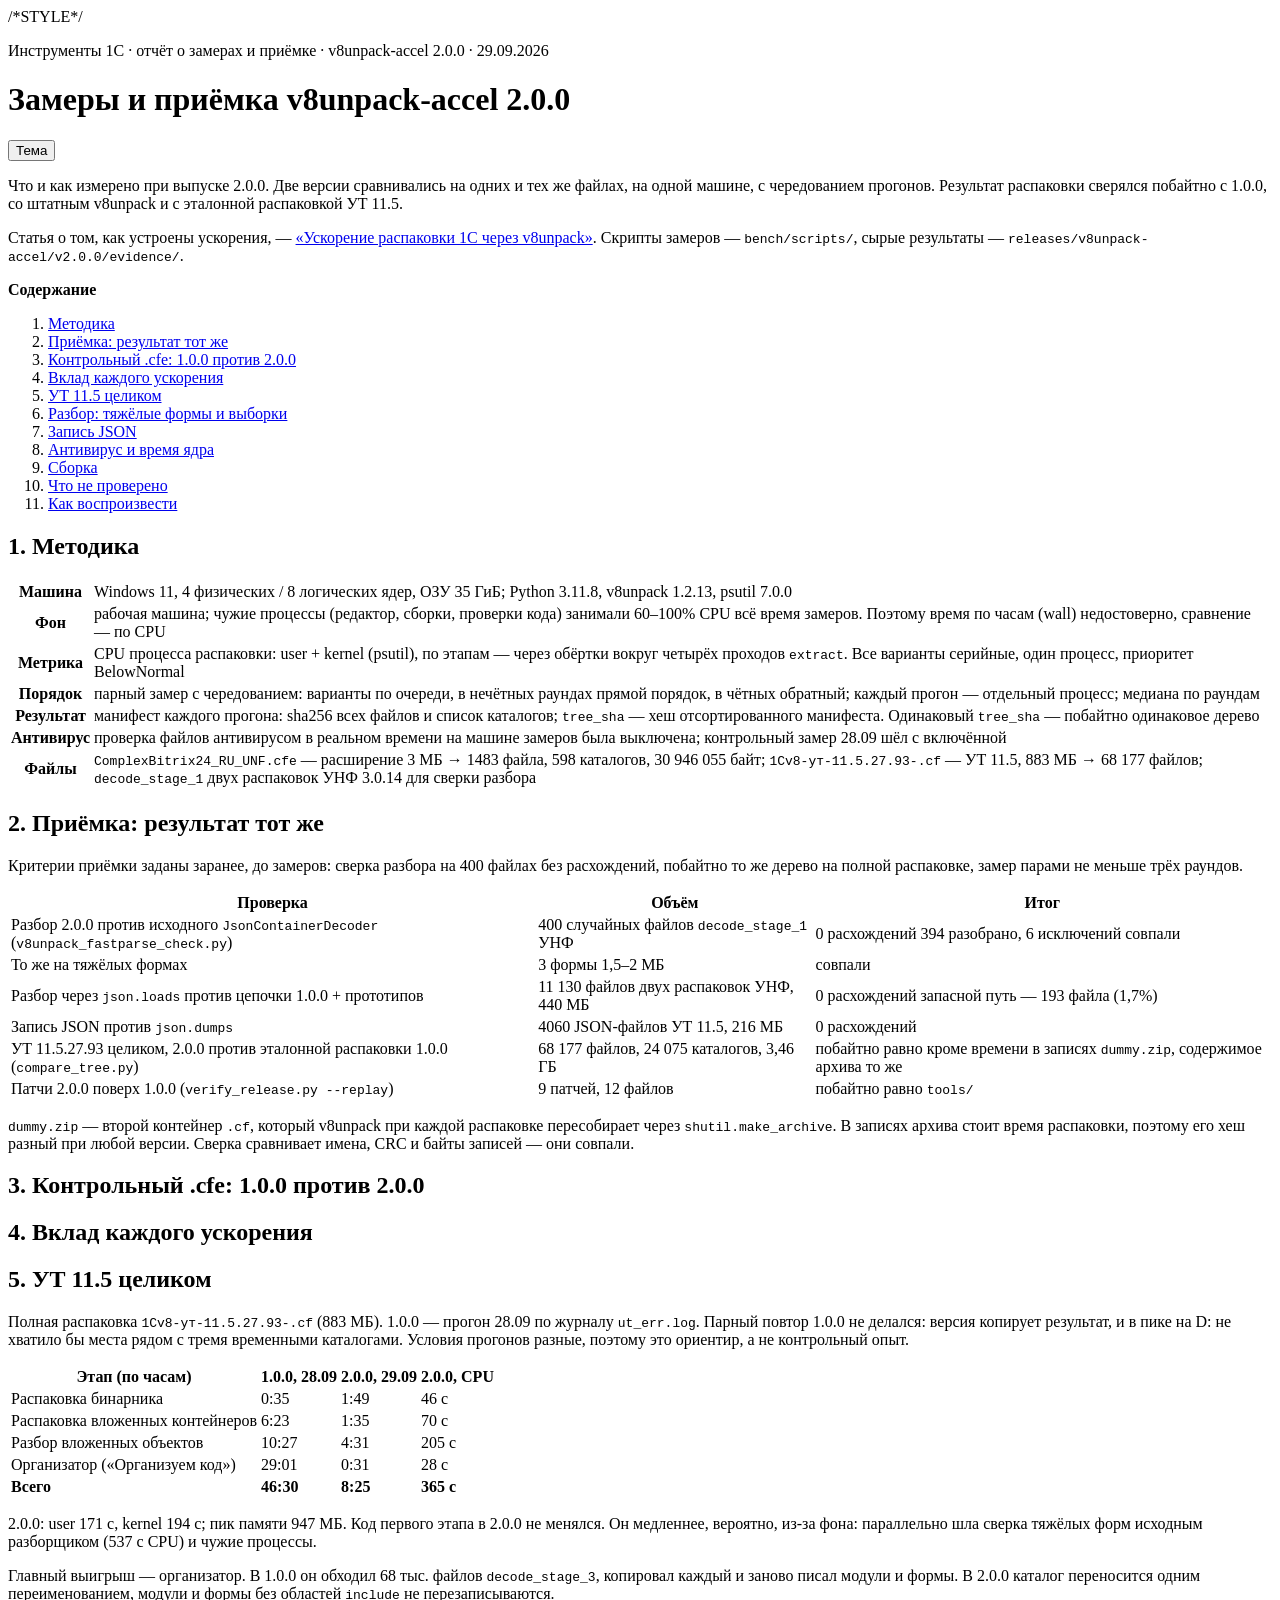
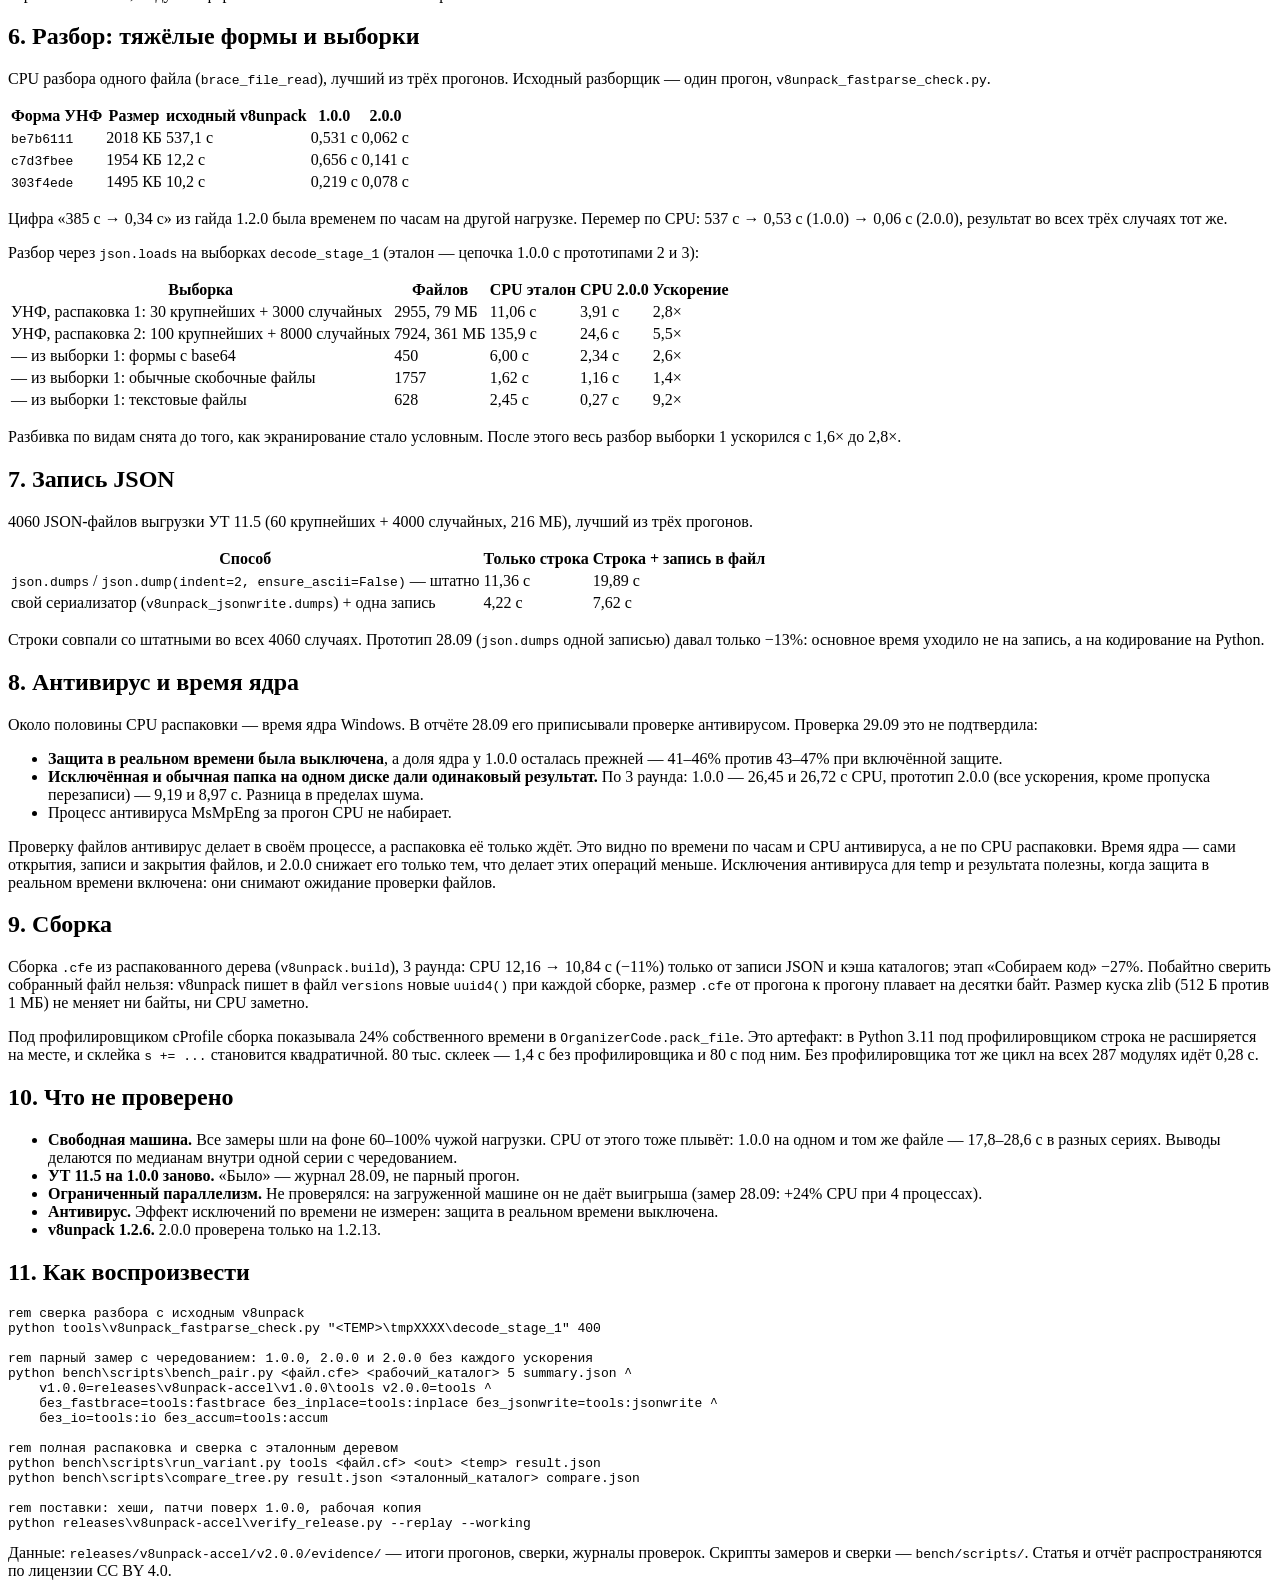
<file: vanteam/bench/scripts/report/report_body.html>
<!DOCTYPE html>
<html lang="ru">
<head>
<meta charset="utf-8">
<meta name="viewport" content="width=device-width, initial-scale=1">
<title>Замеры v8unpack-accel 2.0.0</title>
<meta name="description" content="Отчёт о замерах и приёмке обёрток v8unpack-accel 2.0.0: методика, парный замер с чередованием, вклад каждого ускорения, распаковка УТ 11.5 целиком, сверки результата.">
/*STYLE*/
</head>
<body>
<div class="wrap">

<header class="top">
  <div>
    <p class="kicker">Инструменты 1С · отчёт о замерах и приёмке · v8unpack-accel 2.0.0 · 29.09.2026</p>
    <h1>Замеры и приёмка v8unpack-accel 2.0.0</h1>
  </div>
  <button class="theme-btn" id="themeBtn" type="button" aria-label="Переключить тему">Тема</button>
</header>

<p class="lead">Что и как измерено при выпуске 2.0.0. Две версии сравнивались на одних и тех же файлах, на одной машине, с чередованием прогонов. Результат распаковки сверялся побайтно с 1.0.0, со штатным v8unpack и с эталонной распаковкой УТ 11.5.</p>

<p class="meta">Статья о том, как устроены ускорения, — <a href="Оптимизация_распаковки_v8unpack.html">«Ускорение распаковки 1С через v8unpack»</a>. Скрипты замеров — <code>bench/scripts/</code>, сырые результаты — <code>releases/v8unpack-accel/v2.0.0/evidence/</code>.</p>

<!--TILES-->

<nav class="toc" aria-label="Содержание">
  <b>Содержание</b>
  <ol>
    <li><a href="#method">Методика</a></li>
    <li><a href="#accept">Приёмка: результат тот же</a></li>
    <li><a href="#cfe">Контрольный .cfe: 1.0.0 против 2.0.0</a></li>
    <li><a href="#ablation">Вклад каждого ускорения</a></li>
    <li><a href="#ut">УТ 11.5 целиком</a></li>
    <li><a href="#parse">Разбор: тяжёлые формы и выборки</a></li>
    <li><a href="#json">Запись JSON</a></li>
    <li><a href="#av">Антивирус и время ядра</a></li>
    <li><a href="#build">Сборка</a></li>
    <li><a href="#gaps">Что не проверено</a></li>
    <li><a href="#repro">Как воспроизвести</a></li>
  </ol>
</nav>

<h2 id="method">1. Методика</h2>
<div class="table-wrap"><table>
  <tbody>
    <tr><th>Машина</th><td>Windows 11, 4 физических / 8 логических ядер, ОЗУ 35 ГиБ; Python 3.11.8, v8unpack 1.2.13, psutil 7.0.0</td></tr>
    <tr><th>Фон</th><td>рабочая машина; чужие процессы (редактор, сборки, проверки кода) занимали 60–100% CPU всё время замеров. Поэтому время по часам (wall) недостоверно, сравнение — по CPU</td></tr>
    <tr><th>Метрика</th><td>CPU процесса распаковки: user + kernel (psutil), по этапам — через обёртки вокруг четырёх проходов <code>extract</code>. Все варианты серийные, один процесс, приоритет BelowNormal</td></tr>
    <tr><th>Порядок</th><td>парный замер с чередованием: варианты по очереди, в нечётных раундах прямой порядок, в чётных обратный; каждый прогон — отдельный процесс; медиана по раундам</td></tr>
    <tr><th>Результат</th><td>манифест каждого прогона: sha256 всех файлов и список каталогов; <code>tree_sha</code> — хеш отсортированного манифеста. Одинаковый <code>tree_sha</code> — побайтно одинаковое дерево</td></tr>
    <tr><th>Антивирус</th><td>проверка файлов антивирусом в реальном времени на машине замеров была выключена; контрольный замер 28.09 шёл с включённой</td></tr>
    <tr><th>Файлы</th><td><code>ComplexBitrix24_RU_UNF.cfe</code> — расширение 3 МБ → 1483 файла, 598 каталогов, 30 946 055 байт; <code>1Cv8-ут-11.5.27.93-.cf</code> — УТ 11.5, 883 МБ → 68 177 файлов; <code>decode_stage_1</code> двух распаковок УНФ 3.0.14 для сверки разбора</td></tr>
  </tbody>
</table></div>

<h2 id="accept">2. Приёмка: результат тот же</h2>
<p>Критерии приёмки заданы заранее, до замеров: сверка разбора на 400 файлах без расхождений, побайтно то же дерево на полной распаковке, замер парами не меньше трёх раундов.</p>
<div class="table-wrap"><table>
  <thead><tr><th>Проверка</th><th>Объём</th><th>Итог</th></tr></thead>
  <tbody>
    <tr><td>Разбор 2.0.0 против исходного <code>JsonContainerDecoder</code> (<code>v8unpack_fastparse_check.py</code>)</td><td>400 случайных файлов <code>decode_stage_1</code> УНФ</td><td><span class="pill">0 расхождений</span> 394 разобрано, 6 исключений совпали</td></tr>
    <tr><td>То же на тяжёлых формах</td><td>3 формы 1,5–2 МБ</td><td><span class="pill">совпали</span></td></tr>
    <tr><td>Разбор через <code>json.loads</code> против цепочки 1.0.0 + прототипов</td><td>11 130 файлов двух распаковок УНФ, 440 МБ</td><td><span class="pill">0 расхождений</span> запасной путь — 193 файла (1,7%)</td></tr>
    <tr><td>Запись JSON против <code>json.dumps</code></td><td>4060 JSON-файлов УТ 11.5, 216 МБ</td><td><span class="pill">0 расхождений</span></td></tr>
    <!--ACCEPT_CFE-->
    <tr><td>УТ 11.5.27.93 целиком, 2.0.0 против эталонной распаковки 1.0.0 (<code>compare_tree.py</code>)</td><td>68 177 файлов, 24 075 каталогов, 3,46 ГБ</td><td><span class="pill">побайтно равно</span> кроме времени в записях <code>dummy.zip</code>, содержимое архива то же</td></tr>
    <tr><td>Патчи 2.0.0 поверх 1.0.0 (<code>verify_release.py --replay</code>)</td><td>9 патчей, 12 файлов</td><td><span class="pill">побайтно равно</span> <code>tools/</code></td></tr>
  </tbody>
</table></div>
<p><code>dummy.zip</code> — второй контейнер <code>.cf</code>, который v8unpack при каждой распаковке пересобирает через <code>shutil.make_archive</code>. В записях архива стоит время распаковки, поэтому его хеш разный при любой версии. Сверка сравнивает имена, CRC и байты записей — они совпали.</p>

<h2 id="cfe">3. Контрольный .cfe: 1.0.0 против 2.0.0</h2>
<div id="cfeBody"><!--CFE--></div>

<h2 id="ablation">4. Вклад каждого ускорения</h2>
<div id="ablBody"><!--ABL--></div>

<h2 id="ut">5. УТ 11.5 целиком</h2>
<p>Полная распаковка <code>1Cv8-ут-11.5.27.93-.cf</code> (883 МБ). 1.0.0 — прогон 28.09 по журналу <code>ut_err.log</code>. Парный повтор 1.0.0 не делался: версия копирует результат, и в пике на D: не хватило бы места рядом с тремя временными каталогами. Условия прогонов разные, поэтому это ориентир, а не контрольный опыт.</p>
<div class="table-wrap"><table>
  <thead><tr><th>Этап (по часам)</th><th class="num">1.0.0, 28.09</th><th class="num">2.0.0, 29.09</th><th class="num">2.0.0, CPU</th></tr></thead>
  <tbody>
    <tr><td>Распаковка бинарника</td><td class="num">0:35</td><td class="num">1:49</td><td class="num">46 с</td></tr>
    <tr><td>Распаковка вложенных контейнеров</td><td class="num">6:23</td><td class="num">1:35</td><td class="num">70 с</td></tr>
    <tr><td>Разбор вложенных объектов</td><td class="num">10:27</td><td class="num">4:31</td><td class="num">205 с</td></tr>
    <tr><td>Организатор («Организуем код»)</td><td class="num">29:01</td><td class="num">0:31</td><td class="num">28 с</td></tr>
    <tr><td><b>Всего</b></td><td class="num"><b>46:30</b></td><td class="num"><b>8:25</b></td><td class="num"><b>365 с</b></td></tr>
  </tbody>
</table></div>
<p class="caption">2.0.0: user 171 с, kernel 194 с; пик памяти 947 МБ. Код первого этапа в 2.0.0 не менялся. Он медленнее, вероятно, из-за фона: параллельно шла сверка тяжёлых форм исходным разборщиком (537 с CPU) и чужие процессы.</p>
<p>Главный выигрыш — организатор. В 1.0.0 он обходил 68 тыс. файлов <code>decode_stage_3</code>, копировал каждый и заново писал модули и формы. В 2.0.0 каталог переносится одним переименованием, модули и формы без областей <code>include</code> не перезаписываются.</p>

<h2 id="parse">6. Разбор: тяжёлые формы и выборки</h2>
<p>CPU разбора одного файла (<code>brace_file_read</code>), лучший из трёх прогонов. Исходный разборщик — один прогон, <code>v8unpack_fastparse_check.py</code>.</p>
<div class="table-wrap"><table>
  <thead><tr><th>Форма УНФ</th><th class="num">Размер</th><th class="num">исходный v8unpack</th><th class="num">1.0.0</th><th class="num">2.0.0</th></tr></thead>
  <tbody>
    <tr><td><code>be7b6111</code></td><td class="num">2018 КБ</td><td class="num">537,1 с</td><td class="num">0,531 с</td><td class="num">0,062 с</td></tr>
    <tr><td><code>c7d3fbee</code></td><td class="num">1954 КБ</td><td class="num">12,2 с</td><td class="num">0,656 с</td><td class="num">0,141 с</td></tr>
    <tr><td><code>303f4ede</code></td><td class="num">1495 КБ</td><td class="num">10,2 с</td><td class="num">0,219 с</td><td class="num">0,078 с</td></tr>
  </tbody>
</table></div>
<p>Цифра «385 с → 0,34 с» из гайда 1.2.0 была временем по часам на другой нагрузке. Перемер по CPU: 537 с → 0,53 с (1.0.0) → 0,06 с (2.0.0), результат во всех трёх случаях тот же.</p>
<p>Разбор через <code>json.loads</code> на выборках <code>decode_stage_1</code> (эталон — цепочка 1.0.0 с прототипами 2 и 3):</p>
<div class="table-wrap"><table>
  <thead><tr><th>Выборка</th><th class="num">Файлов</th><th class="num">CPU эталон</th><th class="num">CPU 2.0.0</th><th class="num">Ускорение</th></tr></thead>
  <tbody>
    <tr><td>УНФ, распаковка 1: 30 крупнейших + 3000 случайных</td><td class="num">2955, 79 МБ</td><td class="num">11,06 с</td><td class="num">3,91 с</td><td class="num">2,8×</td></tr>
    <tr><td>УНФ, распаковка 2: 100 крупнейших + 8000 случайных</td><td class="num">7924, 361 МБ</td><td class="num">135,9 с</td><td class="num">24,6 с</td><td class="num">5,5×</td></tr>
    <tr><td>— из выборки 1: формы с base64</td><td class="num">450</td><td class="num">6,00 с</td><td class="num">2,34 с</td><td class="num">2,6×</td></tr>
    <tr><td>— из выборки 1: обычные скобочные файлы</td><td class="num">1757</td><td class="num">1,62 с</td><td class="num">1,16 с</td><td class="num">1,4×</td></tr>
    <tr><td>— из выборки 1: текстовые файлы</td><td class="num">628</td><td class="num">2,45 с</td><td class="num">0,27 с</td><td class="num">9,2×</td></tr>
  </tbody>
</table></div>
<p class="caption">Разбивка по видам снята до того, как экранирование стало условным. После этого весь разбор выборки 1 ускорился с 1,6× до 2,8×.</p>

<h2 id="json">7. Запись JSON</h2>
<p>4060 JSON-файлов выгрузки УТ 11.5 (60 крупнейших + 4000 случайных, 216 МБ), лучший из трёх прогонов.</p>
<div class="table-wrap"><table>
  <thead><tr><th>Способ</th><th class="num">Только строка</th><th class="num">Строка + запись в файл</th></tr></thead>
  <tbody>
    <tr><td><code>json.dumps</code> / <code>json.dump(indent=2, ensure_ascii=False)</code> — штатно</td><td class="num">11,36 с</td><td class="num">19,89 с</td></tr>
    <tr><td>свой сериализатор (<code>v8unpack_jsonwrite.dumps</code>) + одна запись</td><td class="num">4,22 с</td><td class="num">7,62 с</td></tr>
  </tbody>
</table></div>
<p>Строки совпали со штатными во всех 4060 случаях. Прототип 28.09 (<code>json.dumps</code> одной записью) давал только −13%: основное время уходило не на запись, а на кодирование на Python.</p>

<h2 id="av">8. Антивирус и время ядра</h2>
<p>Около половины CPU распаковки — время ядра Windows. В отчёте 28.09 его приписывали проверке антивирусом. Проверка 29.09 это не подтвердила:</p>
<ul>
  <li><b>Защита в реальном времени была выключена</b>, а доля ядра у 1.0.0 осталась прежней — 41–46% против 43–47% при включённой защите.</li>
  <li><b>Исключённая и обычная папка на одном диске дали одинаковый результат.</b> По 3 раунда: 1.0.0 — 26,45 и 26,72 с CPU, прототип 2.0.0 (все ускорения, кроме пропуска перезаписи) — 9,19 и 8,97 с. Разница в пределах шума.</li>
  <li>Процесс антивируса MsMpEng за прогон CPU не набирает.</li>
</ul>
<p>Проверку файлов антивирус делает в своём процессе, а распаковка её только ждёт. Это видно по времени по часам и CPU антивируса, а не по CPU распаковки. Время ядра — сами открытия, записи и закрытия файлов, и 2.0.0 снижает его только тем, что делает этих операций меньше. Исключения антивируса для temp и результата полезны, когда защита в реальном времени включена: они снимают ожидание проверки файлов.</p>

<h2 id="build">9. Сборка</h2>
<p>Сборка <code>.cfe</code> из распакованного дерева (<code>v8unpack.build</code>), 3 раунда: CPU 12,16 → 10,84 с (−11%) только от записи JSON и кэша каталогов; этап «Собираем код» −27%. Побайтно сверить собранный файл нельзя: v8unpack пишет в файл <code>versions</code> новые <code>uuid4()</code> при каждой сборке, размер <code>.cfe</code> от прогона к прогону плавает на десятки байт. Размер куска zlib (512 Б против 1 МБ) не меняет ни байты, ни CPU заметно.</p>
<p>Под профилировщиком cProfile сборка показывала 24% собственного времени в <code>OrganizerCode.pack_file</code>. Это артефакт: в Python 3.11 под профилировщиком строка не расширяется на месте, и склейка <code>s += ...</code> становится квадратичной. 80 тыс. склеек — 1,4 с без профилировщика и 80 с под ним. Без профилировщика тот же цикл на всех 287 модулях идёт 0,28 с.</p>

<h2 id="gaps">10. Что не проверено</h2>
<ul>
  <li><b>Свободная машина.</b> Все замеры шли на фоне 60–100% чужой нагрузки. CPU от этого тоже плывёт: 1.0.0 на одном и том же файле — 17,8–28,6 с в разных сериях. Выводы делаются по медианам внутри одной серии с чередованием.</li>
  <li><b>УТ 11.5 на 1.0.0 заново.</b> «Было» — журнал 28.09, не парный прогон.</li>
  <li><b>Ограниченный параллелизм.</b> Не проверялся: на загруженной машине он не даёт выигрыша (замер 28.09: +24% CPU при 4 процессах).</li>
  <li><b>Антивирус.</b> Эффект исключений по времени не измерен: защита в реальном времени выключена.</li>
  <li><b>v8unpack 1.2.6.</b> 2.0.0 проверена только на 1.2.13.</li>
</ul>

<h2 id="repro">11. Как воспроизвести</h2>
<pre><code>rem сверка разбора с исходным v8unpack
python tools\v8unpack_fastparse_check.py "&lt;TEMP&gt;\tmpXXXX\decode_stage_1" 400

rem парный замер с чередованием: 1.0.0, 2.0.0 и 2.0.0 без каждого ускорения
python bench\scripts\bench_pair.py &lt;файл.cfe&gt; &lt;рабочий_каталог&gt; 5 summary.json ^
    v1.0.0=releases\v8unpack-accel\v1.0.0\tools v2.0.0=tools ^
    без_fastbrace=tools:fastbrace без_inplace=tools:inplace без_jsonwrite=tools:jsonwrite ^
    без_io=tools:io без_accum=tools:accum

rem полная распаковка и сверка с эталонным деревом
python bench\scripts\run_variant.py tools &lt;файл.cf&gt; &lt;out&gt; &lt;temp&gt; result.json
python bench\scripts\compare_tree.py result.json &lt;эталонный_каталог&gt; compare.json

rem поставки: хеши, патчи поверх 1.0.0, рабочая копия
python releases\v8unpack-accel\verify_release.py --replay --working</code></pre>

<footer>Данные: <code>releases/v8unpack-accel/v2.0.0/evidence/</code> — итоги прогонов, сверки, журналы проверок. Скрипты замеров и сверки — <code>bench/scripts/</code>. Статья и отчёт распространяются по лицензии CC BY 4.0.</footer>

</div>

<div class="tip" id="tip" role="tooltip"></div>

<script>
/*SCRIPT*/
</script>
</body>
</html>
</file>
